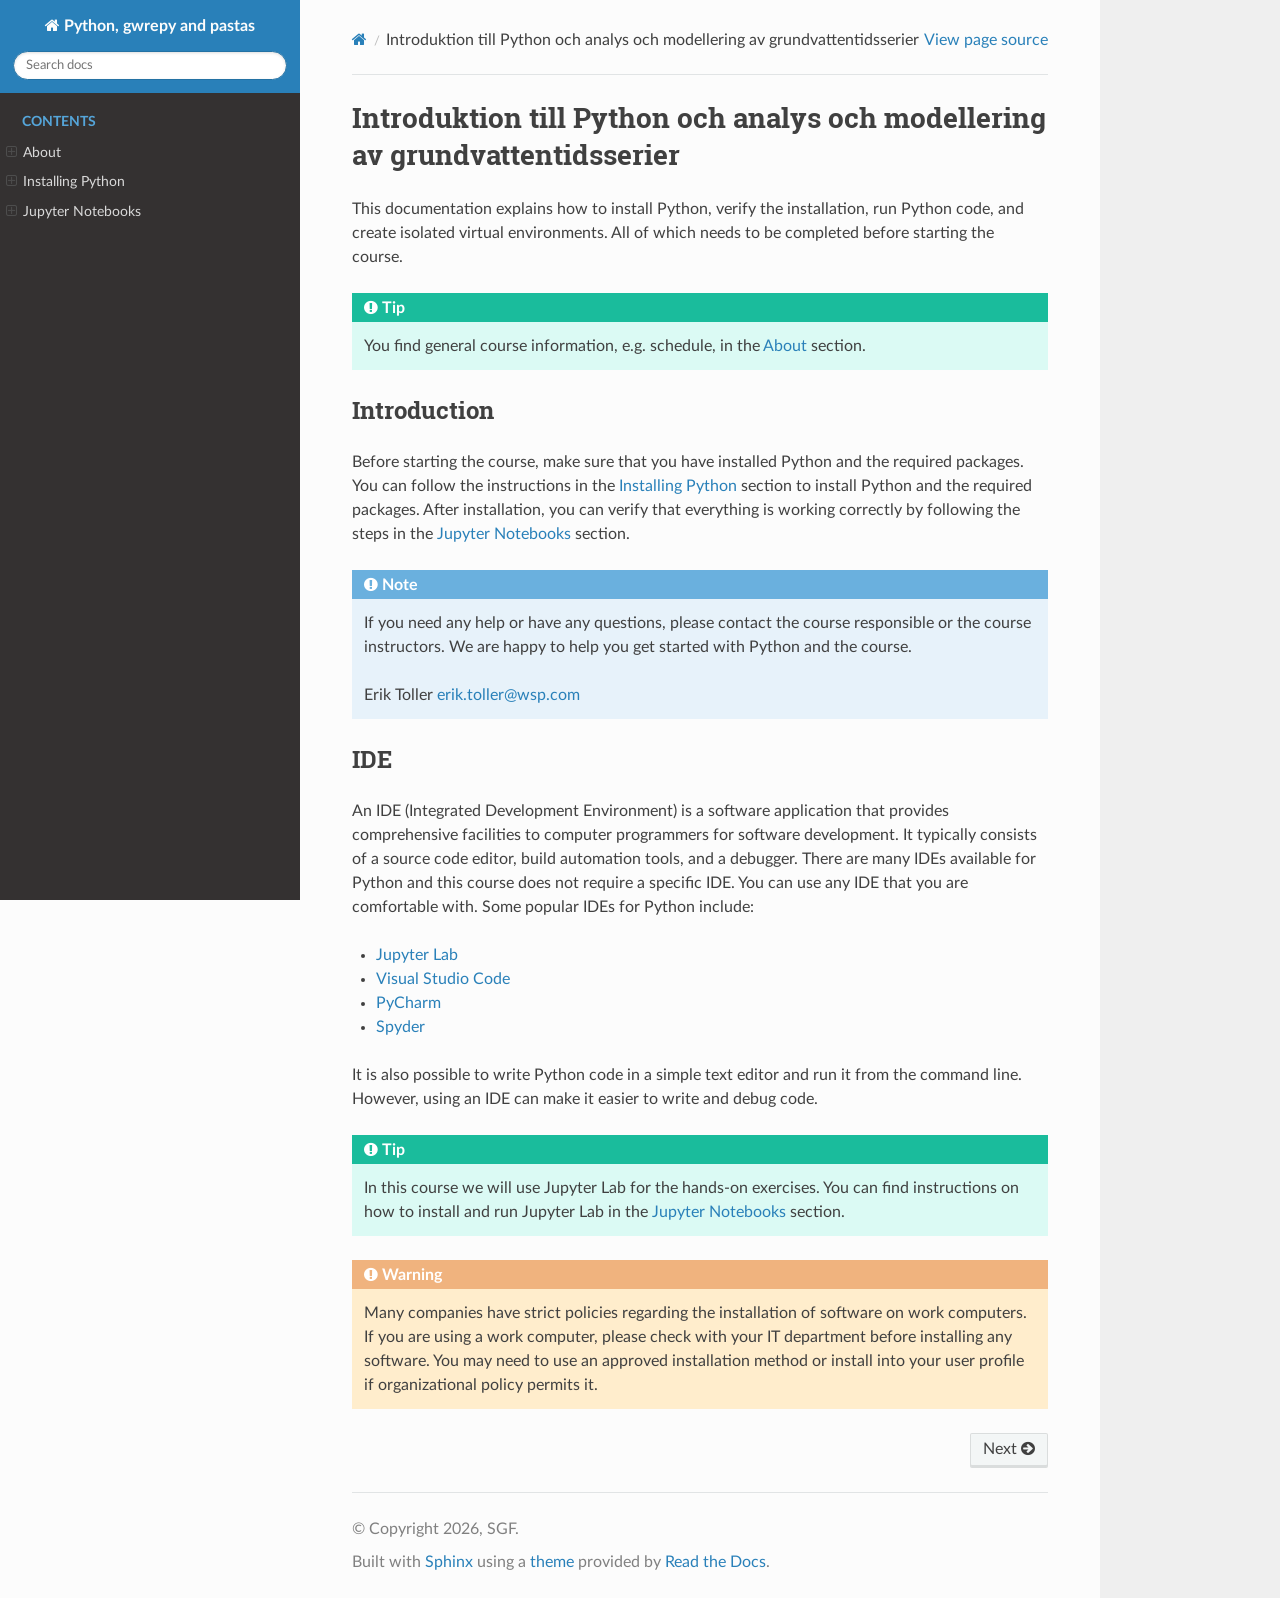
<file: index.html>
<!DOCTYPE html>
<html class="writer-html5" lang="en" data-content_root="./">
<head>
  <meta charset="utf-8" /><meta name="viewport" content="width=device-width, initial-scale=1" />

  <meta name="viewport" content="width=device-width, initial-scale=1.0" />
  <title>Introduktion till Python och analys och modellering av grundvattentidsserier &mdash; Python, gwrepy and pastas  documentation</title>
      <link rel="stylesheet" type="text/css" href="_static/pygments.css?v=b86133f3" />
      <link rel="stylesheet" type="text/css" href="_static/css/theme.css?v=9edc463e" />
      <link rel="stylesheet" type="text/css" href="_static/copybutton.css?v=76b2166b" />
      <link rel="stylesheet" type="text/css" href="_static/mystnb.11b39860a7a0cbfd473a3ad8a317855267ff0bd372690045ca344a6b62be495e.css" />
      <link rel="stylesheet" type="text/css" href="_static/sphinx-design.min.css?v=95c83b7e" />
      <link rel="stylesheet" type="text/css" href="_static/custom.css?v=8319aa82" />

  
      <script src="_static/jquery.js?v=5d32c60e"></script>
      <script src="_static/_sphinx_javascript_frameworks_compat.js?v=2cd50e6c"></script>
      <script src="_static/documentation_options.js?v=5929fcd5"></script>
      <script src="_static/doctools.js?v=fd6eb6e6"></script>
      <script src="_static/sphinx_highlight.js?v=6ffebe34"></script>
      <script src="_static/clipboard.min.js?v=a7894cd8"></script>
      <script src="_static/copybutton.js?v=f281be69"></script>
      <script src="_static/design-tabs.js?v=f930bc37"></script>
    <script src="_static/js/theme.js"></script>
    <link rel="author" title="About these documents" href="about.html" />
    <link rel="index" title="Index" href="genindex.html" />
    <link rel="search" title="Search" href="search.html" />
    <link rel="next" title="About" href="about.html" /> 
</head>

<body class="wy-body-for-nav"> 
  <div class="wy-grid-for-nav">
    <nav data-toggle="wy-nav-shift" class="wy-nav-side">
      <div class="wy-side-scroll">
        <div class="wy-side-nav-search" >

          
          
          <a href="#" class="icon icon-home">
            Python, gwrepy and pastas
          </a>
<div role="search">
  <form id="rtd-search-form" class="wy-form" action="search.html" method="get">
    <input type="text" name="q" placeholder="Search docs" aria-label="Search docs" />
    <input type="hidden" name="check_keywords" value="yes" />
    <input type="hidden" name="area" value="default" />
  </form>
</div>
        </div><div class="wy-menu wy-menu-vertical" data-spy="affix" role="navigation" aria-label="Navigation menu">
              <p class="caption" role="heading"><span class="caption-text">Contents</span></p>
<ul>
<li class="toctree-l1"><a class="reference internal" href="about.html">About</a><ul>
<li class="toctree-l2"><a class="reference internal" href="about.html#location">Location</a></li>
<li class="toctree-l2"><a class="reference internal" href="about.html#schedule">Schedule</a></li>
<li class="toctree-l2"><a class="reference internal" href="about.html#course-instructors">Course instructors</a></li>
</ul>
</li>
<li class="toctree-l1"><a class="reference internal" href="installation.html">Installing Python</a><ul>
<li class="toctree-l2"><a class="reference internal" href="installation.html#installing-python-on-windows">Installing Python on Windows</a></li>
<li class="toctree-l2"><a class="reference internal" href="installation.html#getting-started">Getting Started</a></li>
</ul>
</li>
<li class="toctree-l1"><a class="reference internal" href="jupyter_notebooks.html">Jupyter Notebooks</a><ul>
<li class="toctree-l2"><a class="reference internal" href="jupyter_notebooks.html#create-a-notebook">Create a notebook</a></li>
<li class="toctree-l2"><a class="reference internal" href="jupyter_notebooks.html#write-the-code">Write the code</a></li>
</ul>
</li>
</ul>

        </div>
      </div>
    </nav>

    <section data-toggle="wy-nav-shift" class="wy-nav-content-wrap"><nav class="wy-nav-top" aria-label="Mobile navigation menu" >
          <i data-toggle="wy-nav-top" class="fa fa-bars"></i>
          <a href="#">Python, gwrepy and pastas</a>
      </nav>

      <div class="wy-nav-content">
        <div class="rst-content">
          <div role="navigation" aria-label="Page navigation">
  <ul class="wy-breadcrumbs">
      <li><a href="#" class="icon icon-home" aria-label="Home"></a></li>
      <li class="breadcrumb-item active">Introduktion till Python och analys och modellering av grundvattentidsserier</li>
      <li class="wy-breadcrumbs-aside">
            <a href="_sources/index.rst.txt" rel="nofollow"> View page source</a>
      </li>
  </ul>
  <hr/>
</div>
          <div role="main" class="document" itemscope="itemscope" itemtype="http://schema.org/Article">
           <div itemprop="articleBody">
             
  <section id="introduktion-till-python-och-analys-och-modellering-av-grundvattentidsserier">
<h1>Introduktion till Python och analys och modellering av grundvattentidsserier<a class="headerlink" href="#introduktion-till-python-och-analys-och-modellering-av-grundvattentidsserier" title="Link to this heading"></a></h1>
<p>This documentation explains how to install Python, verify the
installation, run Python code, and create isolated virtual environments. All of which needs to be completed before starting the course.</p>
<div class="admonition tip">
<p class="admonition-title">Tip</p>
<p>You find general course information, e.g. schedule, in the <a class="reference internal" href="about.html"><span class="doc">About</span></a> section.</p>
</div>
<div class="toctree-wrapper compound">
</div>
<section id="introduction">
<h2>Introduction<a class="headerlink" href="#introduction" title="Link to this heading"></a></h2>
<p>Before starting the course, make sure that you have installed Python and the required packages. You can follow the instructions in the <a class="reference internal" href="installation.html"><span class="doc">Installing Python</span></a> section to install Python and the required packages. After installation, you can verify that everything is working correctly by following the steps in the <a class="reference internal" href="jupyter_notebooks.html"><span class="doc">Jupyter Notebooks</span></a> section.</p>
<div class="admonition note">
<p class="admonition-title">Note</p>
<p>If you need any help or have any questions, please contact the course responsible or the course instructors. We are happy to help you get started with Python and the course.</p>
<p>Erik Toller <a class="reference external" href="mailto:erik&#46;toller&#37;&#52;&#48;wsp&#46;com">erik<span>&#46;</span>toller<span>&#64;</span>wsp<span>&#46;</span>com</a></p>
</div>
</section>
<section id="ide">
<h2>IDE<a class="headerlink" href="#ide" title="Link to this heading"></a></h2>
<p>An IDE (Integrated Development Environment) is a software application that provides comprehensive facilities to computer programmers for software development. It typically consists of a source code editor, build automation tools, and a debugger. There are many IDEs available for Python and this course does not require a specific IDE. You can use any IDE that you are comfortable with. Some popular IDEs for Python include:</p>
<ul class="simple">
<li><p><a class="reference external" href="https://jupyter.org/">Jupyter Lab</a></p></li>
<li><p><a class="reference external" href="https://code.visualstudio.com/">Visual Studio Code</a></p></li>
<li><p><a class="reference external" href="https://www.jetbrains.com/pycharm/">PyCharm</a></p></li>
<li><p><a class="reference external" href="https://www.spyder-ide.org/">Spyder</a></p></li>
</ul>
<p>It is also possible to write Python code in a simple text editor and run it from the command line. However, using an IDE can make it easier to write and debug code.</p>
<div class="admonition tip">
<p class="admonition-title">Tip</p>
<p>In this course we will use Jupyter Lab for the hands-on exercises. You can find instructions on how to install and run Jupyter Lab in the <a class="reference internal" href="jupyter_notebooks.html"><span class="doc">Jupyter Notebooks</span></a> section.</p>
</div>
<div class="admonition warning">
<p class="admonition-title">Warning</p>
<p>Many companies have strict policies regarding the installation of software on work computers. If you are using a work computer, please check with your IT department before installing any software. You may need to use an approved installation method or install into your user profile if organizational policy permits it.</p>
</div>
</section>
</section>


           </div>
          </div>
          <footer><div class="rst-footer-buttons" role="navigation" aria-label="Footer">
        <a href="about.html" class="btn btn-neutral float-right" title="About" accesskey="n" rel="next">Next <span class="fa fa-arrow-circle-right" aria-hidden="true"></span></a>
    </div>

  <hr/>

  <div role="contentinfo">
    <p>&#169; Copyright 2026, SGF.</p>
  </div>

  Built with <a href="https://www.sphinx-doc.org/">Sphinx</a> using a
    <a href="https://github.com/readthedocs/sphinx_rtd_theme">theme</a>
    provided by <a href="https://readthedocs.org">Read the Docs</a>.
   

</footer>
        </div>
      </div>
    </section>
  </div>
  <script>
      jQuery(function () {
          SphinxRtdTheme.Navigation.enable(true);
      });
  </script> 

</body>
</html>
</file>
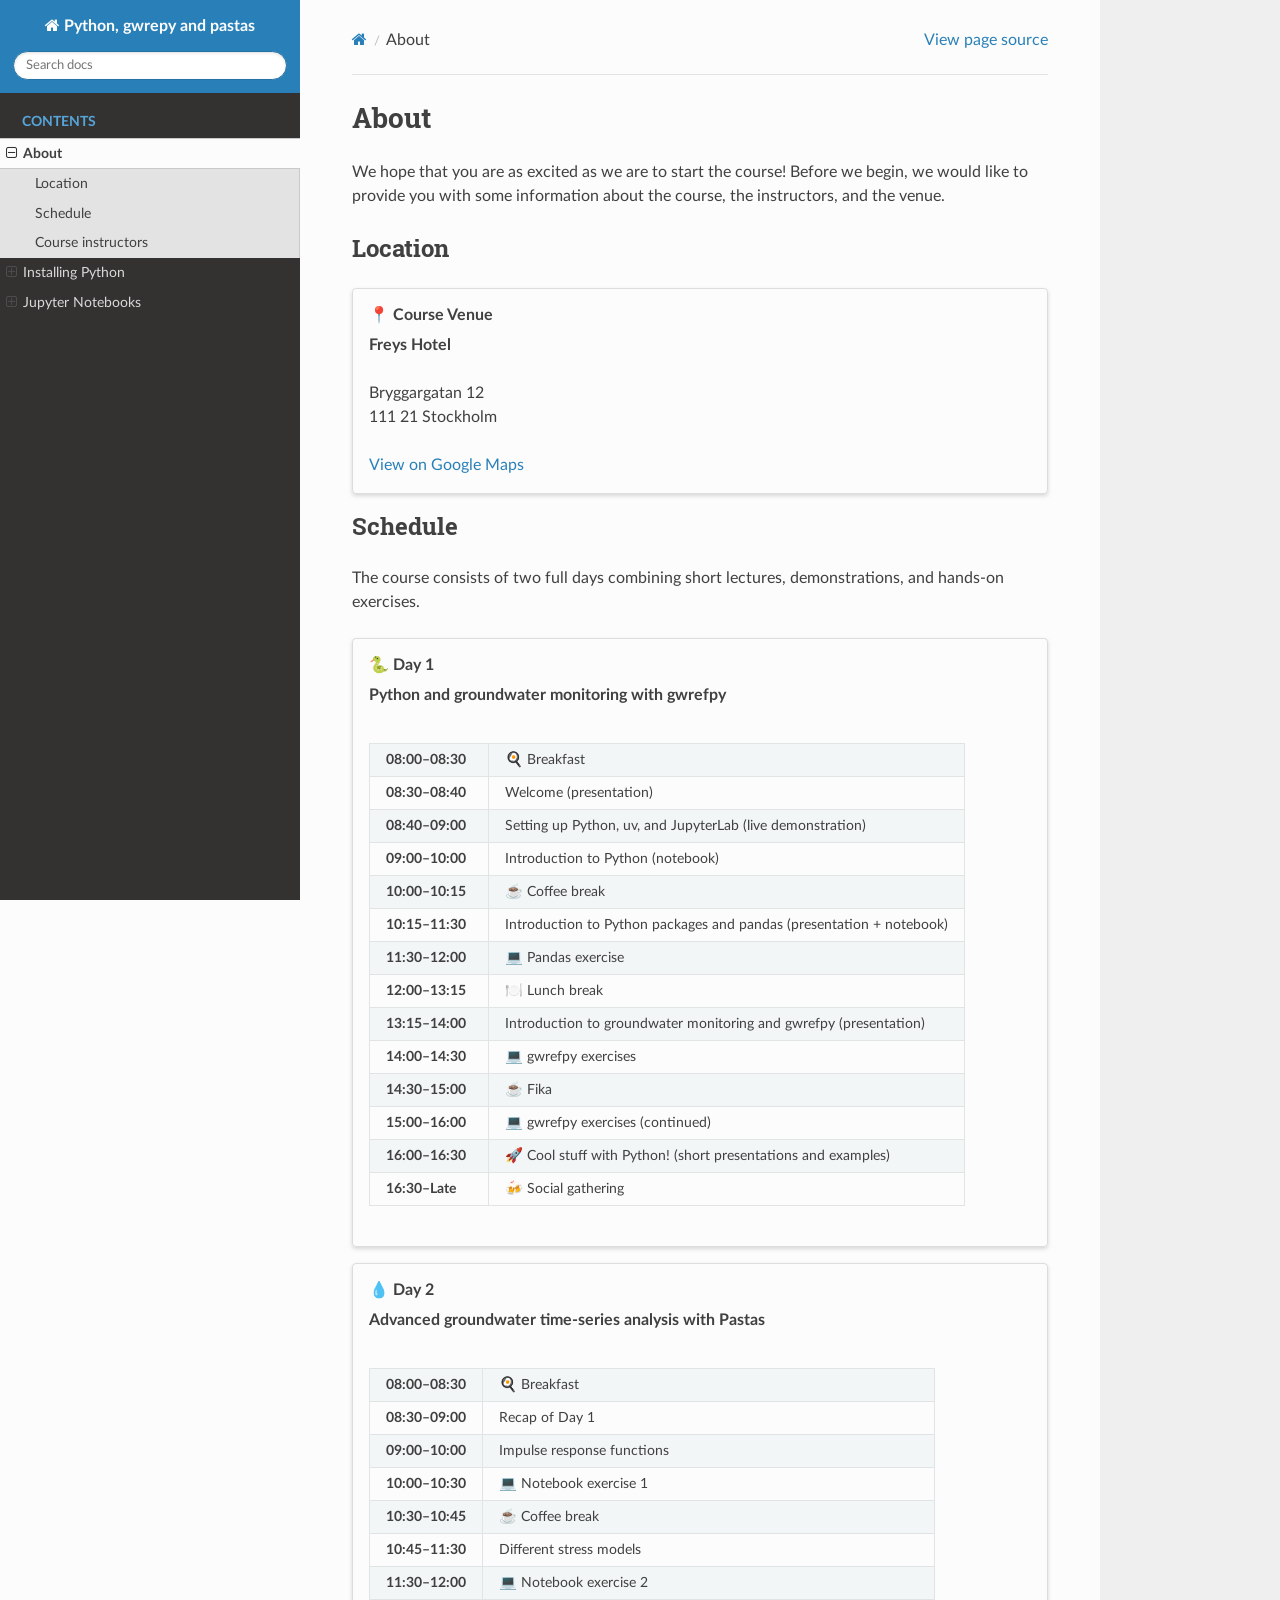
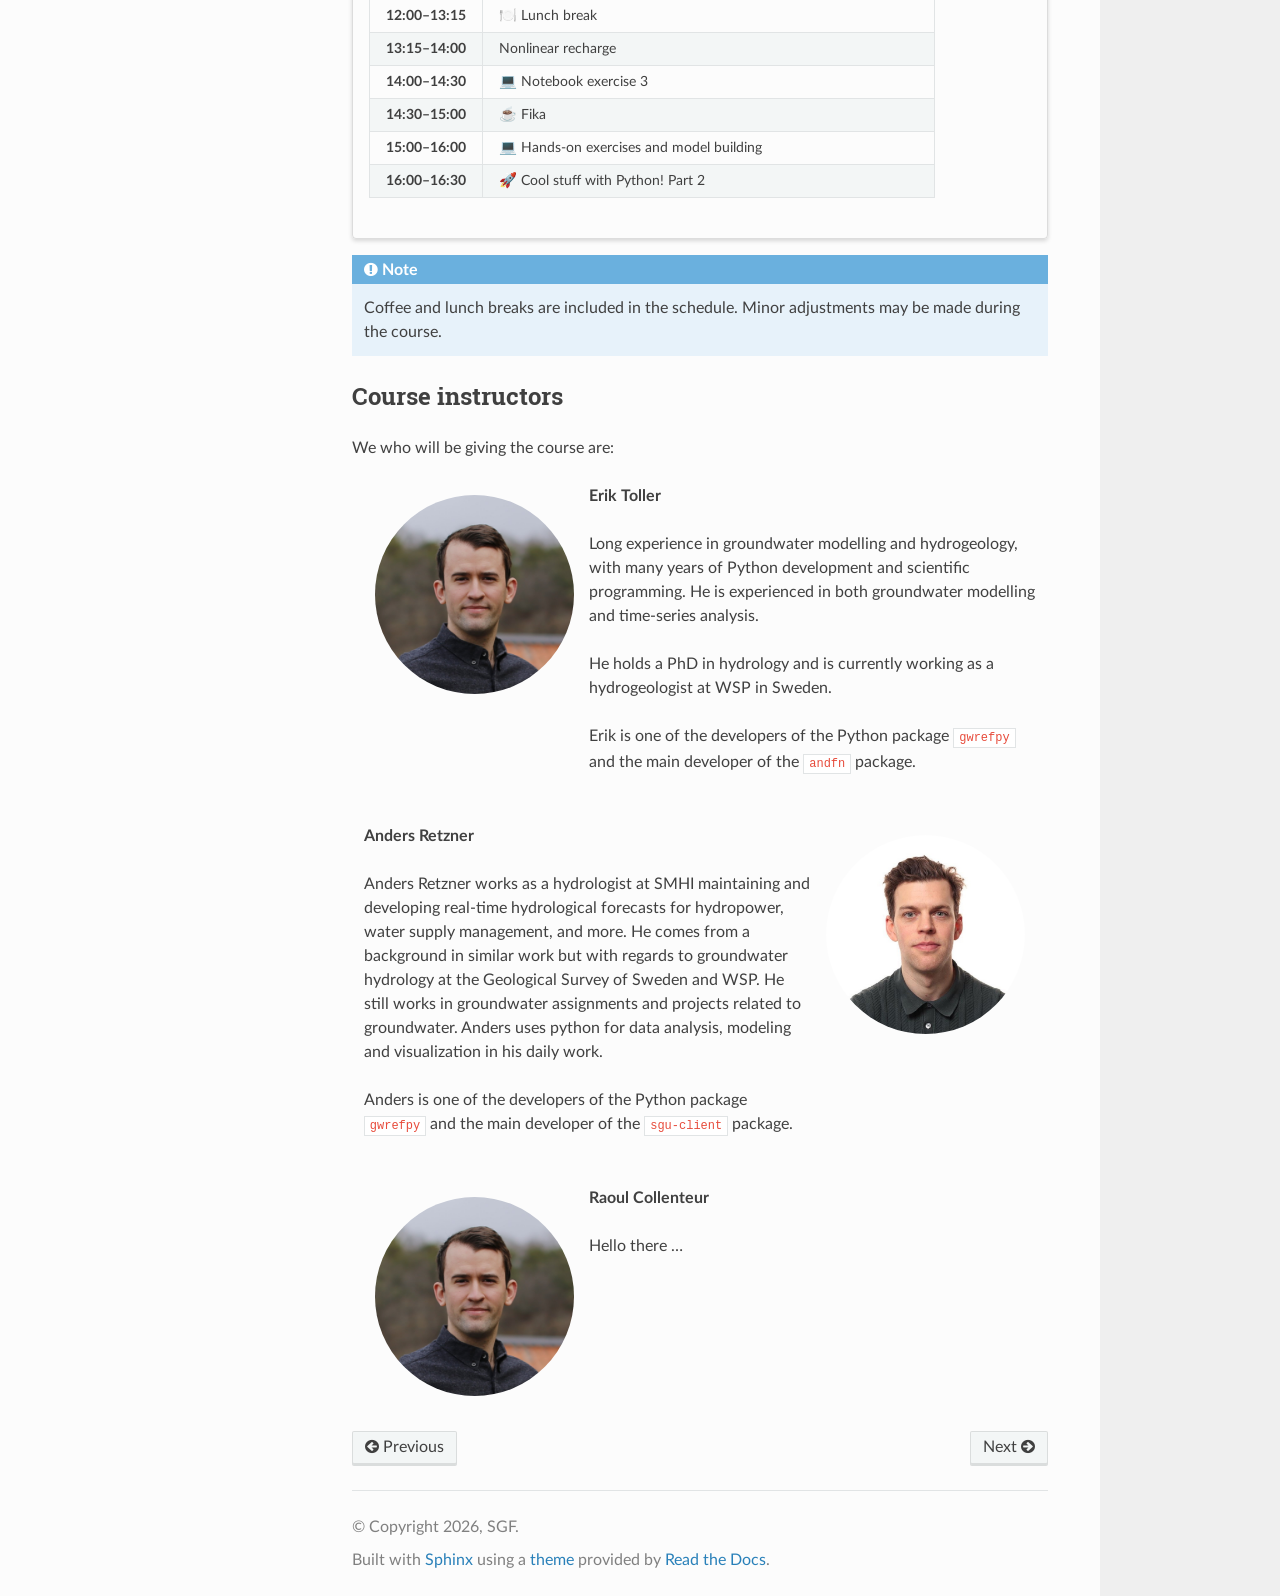
<file: about.html>
<!DOCTYPE html>
<html class="writer-html5" lang="en" data-content_root="./">
<head>
  <meta charset="utf-8" /><meta name="viewport" content="width=device-width, initial-scale=1" />

  <meta name="viewport" content="width=device-width, initial-scale=1.0" />
  <title>About &mdash; Python, gwrepy and pastas  documentation</title>
      <link rel="stylesheet" type="text/css" href="_static/pygments.css?v=b86133f3" />
      <link rel="stylesheet" type="text/css" href="_static/css/theme.css?v=9edc463e" />
      <link rel="stylesheet" type="text/css" href="_static/copybutton.css?v=76b2166b" />
      <link rel="stylesheet" type="text/css" href="_static/mystnb.11b39860a7a0cbfd473a3ad8a317855267ff0bd372690045ca344a6b62be495e.css" />
      <link rel="stylesheet" type="text/css" href="_static/sphinx-design.min.css?v=95c83b7e" />
      <link rel="stylesheet" type="text/css" href="_static/custom.css?v=8319aa82" />

  
      <script src="_static/jquery.js?v=5d32c60e"></script>
      <script src="_static/_sphinx_javascript_frameworks_compat.js?v=2cd50e6c"></script>
      <script src="_static/documentation_options.js?v=5929fcd5"></script>
      <script src="_static/doctools.js?v=fd6eb6e6"></script>
      <script src="_static/sphinx_highlight.js?v=6ffebe34"></script>
      <script src="_static/clipboard.min.js?v=a7894cd8"></script>
      <script src="_static/copybutton.js?v=f281be69"></script>
      <script src="_static/design-tabs.js?v=f930bc37"></script>
    <script src="_static/js/theme.js"></script>
    <link rel="author" title="About these documents" href="#" />
    <link rel="index" title="Index" href="genindex.html" />
    <link rel="search" title="Search" href="search.html" />
    <link rel="next" title="Installing Python" href="installation.html" />
    <link rel="prev" title="Introduktion till Python och analys och modellering av grundvattentidsserier" href="index.html" /> 
</head>

<body class="wy-body-for-nav"> 
  <div class="wy-grid-for-nav">
    <nav data-toggle="wy-nav-shift" class="wy-nav-side">
      <div class="wy-side-scroll">
        <div class="wy-side-nav-search" >

          
          
          <a href="index.html" class="icon icon-home">
            Python, gwrepy and pastas
          </a>
<div role="search">
  <form id="rtd-search-form" class="wy-form" action="search.html" method="get">
    <input type="text" name="q" placeholder="Search docs" aria-label="Search docs" />
    <input type="hidden" name="check_keywords" value="yes" />
    <input type="hidden" name="area" value="default" />
  </form>
</div>
        </div><div class="wy-menu wy-menu-vertical" data-spy="affix" role="navigation" aria-label="Navigation menu">
              <p class="caption" role="heading"><span class="caption-text">Contents</span></p>
<ul class="current">
<li class="toctree-l1 current"><a class="current reference internal" href="#">About</a><ul>
<li class="toctree-l2"><a class="reference internal" href="#location">Location</a></li>
<li class="toctree-l2"><a class="reference internal" href="#schedule">Schedule</a></li>
<li class="toctree-l2"><a class="reference internal" href="#course-instructors">Course instructors</a></li>
</ul>
</li>
<li class="toctree-l1"><a class="reference internal" href="installation.html">Installing Python</a><ul>
<li class="toctree-l2"><a class="reference internal" href="installation.html#installing-python-on-windows">Installing Python on Windows</a></li>
<li class="toctree-l2"><a class="reference internal" href="installation.html#getting-started">Getting Started</a></li>
</ul>
</li>
<li class="toctree-l1"><a class="reference internal" href="jupyter_notebooks.html">Jupyter Notebooks</a><ul>
<li class="toctree-l2"><a class="reference internal" href="jupyter_notebooks.html#create-a-notebook">Create a notebook</a></li>
<li class="toctree-l2"><a class="reference internal" href="jupyter_notebooks.html#write-the-code">Write the code</a></li>
</ul>
</li>
</ul>

        </div>
      </div>
    </nav>

    <section data-toggle="wy-nav-shift" class="wy-nav-content-wrap"><nav class="wy-nav-top" aria-label="Mobile navigation menu" >
          <i data-toggle="wy-nav-top" class="fa fa-bars"></i>
          <a href="index.html">Python, gwrepy and pastas</a>
      </nav>

      <div class="wy-nav-content">
        <div class="rst-content">
          <div role="navigation" aria-label="Page navigation">
  <ul class="wy-breadcrumbs">
      <li><a href="index.html" class="icon icon-home" aria-label="Home"></a></li>
      <li class="breadcrumb-item active">About</li>
      <li class="wy-breadcrumbs-aside">
            <a href="_sources/about.rst.txt" rel="nofollow"> View page source</a>
      </li>
  </ul>
  <hr/>
</div>
          <div role="main" class="document" itemscope="itemscope" itemtype="http://schema.org/Article">
           <div itemprop="articleBody">
             
  <section id="about">
<h1>About<a class="headerlink" href="#about" title="Link to this heading"></a></h1>
<p>We hope that you are as excited as we are to start the course! Before we begin, we would like to provide you with some information about the course, the instructors, and the venue.</p>
<section id="location">
<h2>Location<a class="headerlink" href="#location" title="Link to this heading"></a></h2>
<div class="sd-card sd-sphinx-override sd-mb-3 sd-shadow-sm docutils">
<div class="sd-card-body docutils">
<div class="sd-card-title sd-font-weight-bold docutils">
📍 Course Venue</div>
<p class="sd-card-text"><strong>Freys Hotel</strong></p>
<div class="line-block">
<div class="line">Bryggargatan 12</div>
<div class="line">111 21 Stockholm</div>
</div>
<p class="sd-card-text"><a class="reference external" href="https://maps.google.com/?q=Freys+Hotel+Bryggargatan+12+Stockholm">View on Google Maps</a></p>
</div>
</div>
</section>
<section id="schedule">
<h2>Schedule<a class="headerlink" href="#schedule" title="Link to this heading"></a></h2>
<p>The course consists of two full days combining short lectures,
demonstrations, and hands-on exercises.</p>
<div class="sd-card sd-sphinx-override sd-mb-3 sd-shadow-sm docutils">
<div class="sd-card-body docutils">
<div class="sd-card-title sd-font-weight-bold docutils">
🐍 Day 1</div>
<p class="sd-card-text"><strong>Python and groundwater monitoring with gwrefpy</strong></p>
<table class="schedule-table docutils align-default">
<colgroup>
<col style="width: 20.0%" />
<col style="width: 80.0%" />
</colgroup>
<tbody>
<tr class="row-odd"><td><p class="sd-card-text"><strong>08:00–08:30</strong></p></td>
<td><p class="sd-card-text">🍳 Breakfast</p></td>
</tr>
<tr class="row-even"><td><p class="sd-card-text"><strong>08:30–08:40</strong></p></td>
<td><p class="sd-card-text">Welcome (presentation)</p></td>
</tr>
<tr class="row-odd"><td><p class="sd-card-text"><strong>08:40–09:00</strong></p></td>
<td><p class="sd-card-text">Setting up Python, uv, and JupyterLab (live demonstration)</p></td>
</tr>
<tr class="row-even"><td><p class="sd-card-text"><strong>09:00–10:00</strong></p></td>
<td><p class="sd-card-text">Introduction to Python (notebook)</p></td>
</tr>
<tr class="row-odd"><td><p class="sd-card-text"><strong>10:00–10:15</strong></p></td>
<td><p class="sd-card-text">☕ Coffee break</p></td>
</tr>
<tr class="row-even"><td><p class="sd-card-text"><strong>10:15–11:30</strong></p></td>
<td><p class="sd-card-text">Introduction to Python packages and pandas (presentation + notebook)</p></td>
</tr>
<tr class="row-odd"><td><p class="sd-card-text"><strong>11:30–12:00</strong></p></td>
<td><p class="sd-card-text">💻 Pandas exercise</p></td>
</tr>
<tr class="row-even"><td><p class="sd-card-text"><strong>12:00–13:15</strong></p></td>
<td><p class="sd-card-text">🍽️ Lunch break</p></td>
</tr>
<tr class="row-odd"><td><p class="sd-card-text"><strong>13:15–14:00</strong></p></td>
<td><p class="sd-card-text">Introduction to groundwater monitoring and gwrefpy (presentation)</p></td>
</tr>
<tr class="row-even"><td><p class="sd-card-text"><strong>14:00–14:30</strong></p></td>
<td><p class="sd-card-text">💻 gwrefpy exercises</p></td>
</tr>
<tr class="row-odd"><td><p class="sd-card-text"><strong>14:30–15:00</strong></p></td>
<td><p class="sd-card-text">☕ Fika</p></td>
</tr>
<tr class="row-even"><td><p class="sd-card-text"><strong>15:00–16:00</strong></p></td>
<td><p class="sd-card-text">💻 gwrefpy exercises (continued)</p></td>
</tr>
<tr class="row-odd"><td><p class="sd-card-text"><strong>16:00–16:30</strong></p></td>
<td><p class="sd-card-text">🚀 Cool stuff with Python! (short presentations and examples)</p></td>
</tr>
<tr class="row-even"><td><p class="sd-card-text"><strong>16:30–Late</strong></p></td>
<td><p class="sd-card-text">🍻 Social gathering</p></td>
</tr>
</tbody>
</table>
</div>
</div>
<div class="sd-card sd-sphinx-override sd-mb-3 sd-shadow-sm docutils">
<div class="sd-card-body docutils">
<div class="sd-card-title sd-font-weight-bold docutils">
💧 Day 2</div>
<p class="sd-card-text"><strong>Advanced groundwater time-series analysis with Pastas</strong></p>
<table class="schedule-table docutils align-default">
<colgroup>
<col style="width: 20.0%" />
<col style="width: 80.0%" />
</colgroup>
<tbody>
<tr class="row-odd"><td><p class="sd-card-text"><strong>08:00–08:30</strong></p></td>
<td><p class="sd-card-text">🍳 Breakfast</p></td>
</tr>
<tr class="row-even"><td><p class="sd-card-text"><strong>08:30–09:00</strong></p></td>
<td><p class="sd-card-text">Recap of Day 1</p></td>
</tr>
<tr class="row-odd"><td><p class="sd-card-text"><strong>09:00–10:00</strong></p></td>
<td><p class="sd-card-text">Impulse response functions</p></td>
</tr>
<tr class="row-even"><td><p class="sd-card-text"><strong>10:00–10:30</strong></p></td>
<td><p class="sd-card-text">💻 Notebook exercise 1</p></td>
</tr>
<tr class="row-odd"><td><p class="sd-card-text"><strong>10:30–10:45</strong></p></td>
<td><p class="sd-card-text">☕ Coffee break</p></td>
</tr>
<tr class="row-even"><td><p class="sd-card-text"><strong>10:45–11:30</strong></p></td>
<td><p class="sd-card-text">Different stress models</p></td>
</tr>
<tr class="row-odd"><td><p class="sd-card-text"><strong>11:30–12:00</strong></p></td>
<td><p class="sd-card-text">💻 Notebook exercise 2</p></td>
</tr>
<tr class="row-even"><td><p class="sd-card-text"><strong>12:00–13:15</strong></p></td>
<td><p class="sd-card-text">🍽️ Lunch break</p></td>
</tr>
<tr class="row-odd"><td><p class="sd-card-text"><strong>13:15–14:00</strong></p></td>
<td><p class="sd-card-text">Nonlinear recharge</p></td>
</tr>
<tr class="row-even"><td><p class="sd-card-text"><strong>14:00–14:30</strong></p></td>
<td><p class="sd-card-text">💻 Notebook exercise 3</p></td>
</tr>
<tr class="row-odd"><td><p class="sd-card-text"><strong>14:30–15:00</strong></p></td>
<td><p class="sd-card-text">☕ Fika</p></td>
</tr>
<tr class="row-even"><td><p class="sd-card-text"><strong>15:00–16:00</strong></p></td>
<td><p class="sd-card-text">💻 Hands-on exercises and model building</p></td>
</tr>
<tr class="row-odd"><td><p class="sd-card-text"><strong>16:00–16:30</strong></p></td>
<td><p class="sd-card-text">🚀 Cool stuff with Python! Part 2</p></td>
</tr>
</tbody>
</table>
</div>
</div>
<div class="admonition note">
<p class="admonition-title">Note</p>
<p>Coffee and lunch breaks are included in the schedule. Minor adjustments
may be made during the course.</p>
</div>
</section>
<section id="course-instructors">
<h2>Course instructors<a class="headerlink" href="#course-instructors" title="Link to this heading"></a></h2>
<p>We who will be giving the course are:</p>
<div class="sd-container-fluid sd-sphinx-override sd-mb-4 docutils">
<div class="sd-row sd-row-cols-12 sd-row-cols-xs-12 sd-row-cols-sm-12 sd-row-cols-md-12 sd-row-cols-lg-12 sd-g-1 sd-g-xs-1 sd-g-sm-1 sd-g-md-1 sd-g-lg-1 docutils">
<div class="sd-col sd-d-flex-column sd-col-4 sd-col-xs-4 sd-col-sm-4 sd-col-md-4 sd-col-lg-4 docutils">
<img alt="_images/erik_toller.jpg" class="profile-photo" src="_images/erik_toller.jpg" />
</div>
<div class="sd-col sd-d-flex-column sd-col-8 sd-col-xs-8 sd-col-sm-8 sd-col-md-8 sd-col-lg-8 docutils">
<p><strong>Erik Toller</strong></p>
<p>Long experience in groundwater modelling and hydrogeology, with many
years of Python development and scientific programming. He is experienced
in both groundwater modelling and time-series analysis.</p>
<p>He holds a PhD in hydrology and is currently working as a hydrogeologist
at WSP in Sweden.</p>
<p>Erik is one of the developers of the Python package <code class="docutils literal notranslate"><span class="pre">gwrefpy</span></code> and the
main developer of the <code class="docutils literal notranslate"><span class="pre">andfn</span></code> package.</p>
</div>
</div>
</div>
<div class="sd-container-fluid sd-sphinx-override sd-mb-4 docutils">
<div class="sd-row sd-row-cols-12 sd-row-cols-xs-12 sd-row-cols-sm-12 sd-row-cols-md-12 sd-row-cols-lg-12 sd-g-1 sd-g-xs-1 sd-g-sm-1 sd-g-md-1 sd-g-lg-1 sd-flex-row-reverse docutils">
<div class="sd-col sd-d-flex-column sd-col-4 sd-col-xs-4 sd-col-sm-4 sd-col-md-4 sd-col-lg-4 docutils">
<img alt="_images/anders_retzner.jpeg" class="profile-photo" src="_images/anders_retzner.jpeg" />
</div>
<div class="sd-col sd-d-flex-column sd-col-8 sd-col-xs-8 sd-col-sm-8 sd-col-md-8 sd-col-lg-8 docutils">
<p><strong>Anders Retzner</strong></p>
<p>Anders Retzner works as a hydrologist at SMHI maintaining and developing real-time hydrological forecasts for hydropower, water supply management, and more. He comes from a background in similar work but with regards to groundwater hydrology at the Geological Survey of Sweden and WSP. He still works in groundwater assignments and projects related to groundwater. Anders uses python for data analysis, modeling and visualization in his daily work.</p>
<p>Anders is one of the developers of the Python package <code class="docutils literal notranslate"><span class="pre">gwrefpy</span></code> and the
main developer of the <code class="docutils literal notranslate"><span class="pre">sgu-client</span></code> package.</p>
</div>
</div>
</div>
<div class="sd-container-fluid sd-sphinx-override sd-mb-4 docutils">
<div class="sd-row sd-row-cols-12 sd-row-cols-xs-12 sd-row-cols-sm-12 sd-row-cols-md-12 sd-row-cols-lg-12 sd-g-1 sd-g-xs-1 sd-g-sm-1 sd-g-md-1 sd-g-lg-1 docutils">
<div class="sd-col sd-d-flex-column sd-col-4 sd-col-xs-4 sd-col-sm-4 sd-col-md-4 sd-col-lg-4 docutils">
<img alt="_images/erik_toller.jpg" class="profile-photo" src="_images/erik_toller.jpg" />
</div>
<div class="sd-col sd-d-flex-column sd-col-8 sd-col-xs-8 sd-col-sm-8 sd-col-md-8 sd-col-lg-8 docutils">
<p><strong>Raoul Collenteur</strong></p>
<p>Hello there …</p>
</div>
</div>
</div>
</section>
</section>


           </div>
          </div>
          <footer><div class="rst-footer-buttons" role="navigation" aria-label="Footer">
        <a href="index.html" class="btn btn-neutral float-left" title="Introduktion till Python och analys och modellering av grundvattentidsserier" accesskey="p" rel="prev"><span class="fa fa-arrow-circle-left" aria-hidden="true"></span> Previous</a>
        <a href="installation.html" class="btn btn-neutral float-right" title="Installing Python" accesskey="n" rel="next">Next <span class="fa fa-arrow-circle-right" aria-hidden="true"></span></a>
    </div>

  <hr/>

  <div role="contentinfo">
    <p>&#169; Copyright 2026, SGF.</p>
  </div>

  Built with <a href="https://www.sphinx-doc.org/">Sphinx</a> using a
    <a href="https://github.com/readthedocs/sphinx_rtd_theme">theme</a>
    provided by <a href="https://readthedocs.org">Read the Docs</a>.
   

</footer>
        </div>
      </div>
    </section>
  </div>
  <script>
      jQuery(function () {
          SphinxRtdTheme.Navigation.enable(true);
      });
  </script> 

</body>
</html>
</file>
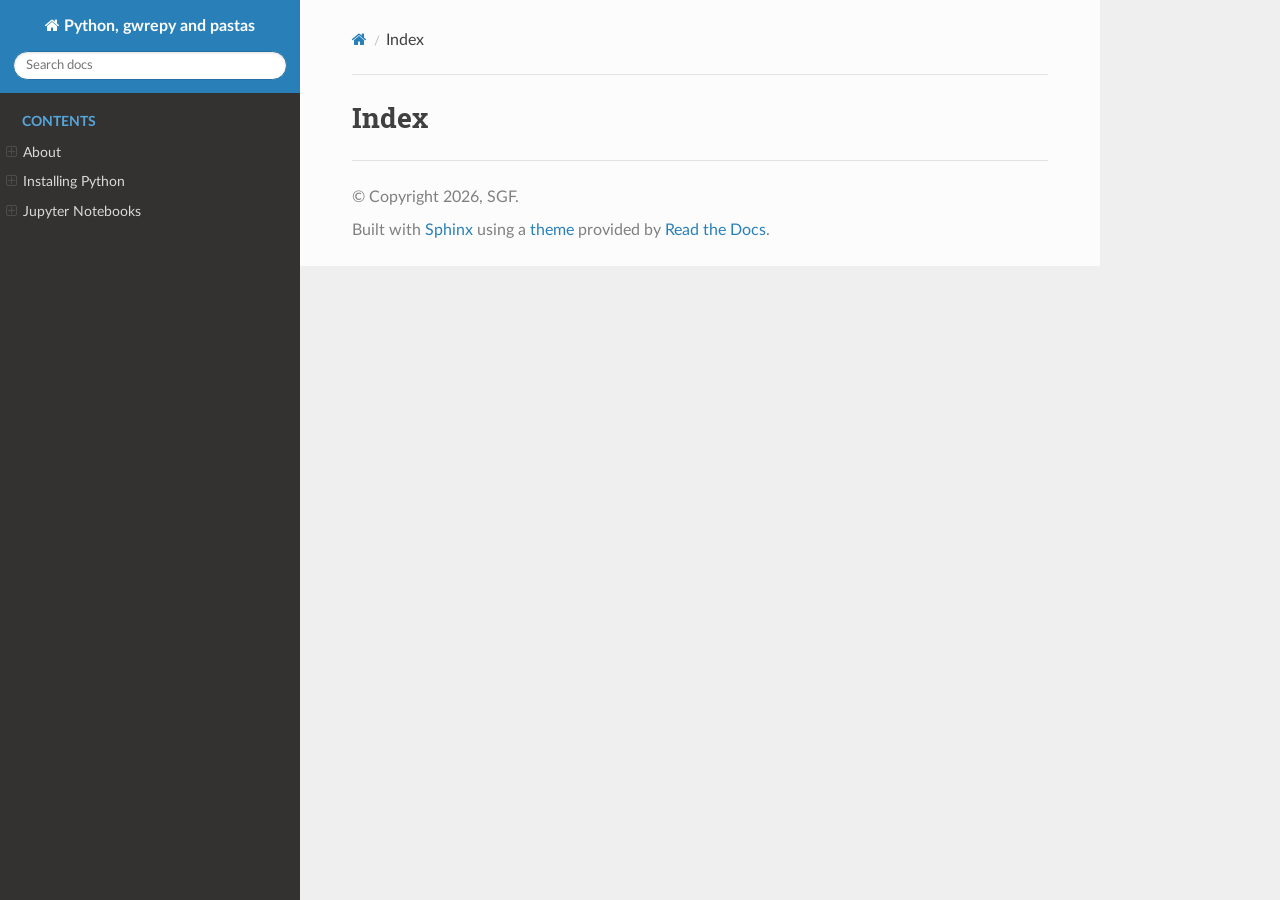
<file: genindex.html>
<!DOCTYPE html>
<html class="writer-html5" lang="en" data-content_root="./">
<head>
  <meta charset="utf-8" />
  <meta name="viewport" content="width=device-width, initial-scale=1.0" />
  <title>Index &mdash; Python, gwrepy and pastas  documentation</title>
      <link rel="stylesheet" type="text/css" href="_static/pygments.css?v=b86133f3" />
      <link rel="stylesheet" type="text/css" href="_static/css/theme.css?v=9edc463e" />
      <link rel="stylesheet" type="text/css" href="_static/copybutton.css?v=76b2166b" />
      <link rel="stylesheet" type="text/css" href="_static/mystnb.11b39860a7a0cbfd473a3ad8a317855267ff0bd372690045ca344a6b62be495e.css" />
      <link rel="stylesheet" type="text/css" href="_static/sphinx-design.min.css?v=95c83b7e" />
      <link rel="stylesheet" type="text/css" href="_static/custom.css?v=8319aa82" />

  
      <script src="_static/jquery.js?v=5d32c60e"></script>
      <script src="_static/_sphinx_javascript_frameworks_compat.js?v=2cd50e6c"></script>
      <script src="_static/documentation_options.js?v=5929fcd5"></script>
      <script src="_static/doctools.js?v=fd6eb6e6"></script>
      <script src="_static/sphinx_highlight.js?v=6ffebe34"></script>
      <script src="_static/clipboard.min.js?v=a7894cd8"></script>
      <script src="_static/copybutton.js?v=f281be69"></script>
      <script src="_static/design-tabs.js?v=f930bc37"></script>
    <script src="_static/js/theme.js"></script>
    <link rel="author" title="About these documents" href="about.html" />
    <link rel="index" title="Index" href="#" />
    <link rel="search" title="Search" href="search.html" /> 
</head>

<body class="wy-body-for-nav"> 
  <div class="wy-grid-for-nav">
    <nav data-toggle="wy-nav-shift" class="wy-nav-side">
      <div class="wy-side-scroll">
        <div class="wy-side-nav-search" >

          
          
          <a href="index.html" class="icon icon-home">
            Python, gwrepy and pastas
          </a>
<div role="search">
  <form id="rtd-search-form" class="wy-form" action="search.html" method="get">
    <input type="text" name="q" placeholder="Search docs" aria-label="Search docs" />
    <input type="hidden" name="check_keywords" value="yes" />
    <input type="hidden" name="area" value="default" />
  </form>
</div>
        </div><div class="wy-menu wy-menu-vertical" data-spy="affix" role="navigation" aria-label="Navigation menu">
              <p class="caption" role="heading"><span class="caption-text">Contents</span></p>
<ul>
<li class="toctree-l1"><a class="reference internal" href="about.html">About</a><ul>
<li class="toctree-l2"><a class="reference internal" href="about.html#location">Location</a></li>
<li class="toctree-l2"><a class="reference internal" href="about.html#schedule">Schedule</a></li>
<li class="toctree-l2"><a class="reference internal" href="about.html#course-instructors">Course instructors</a></li>
</ul>
</li>
<li class="toctree-l1"><a class="reference internal" href="installation.html">Installing Python</a><ul>
<li class="toctree-l2"><a class="reference internal" href="installation.html#installing-python-on-windows">Installing Python on Windows</a></li>
<li class="toctree-l2"><a class="reference internal" href="installation.html#getting-started">Getting Started</a></li>
</ul>
</li>
<li class="toctree-l1"><a class="reference internal" href="jupyter_notebooks.html">Jupyter Notebooks</a><ul>
<li class="toctree-l2"><a class="reference internal" href="jupyter_notebooks.html#create-a-notebook">Create a notebook</a></li>
<li class="toctree-l2"><a class="reference internal" href="jupyter_notebooks.html#write-the-code">Write the code</a></li>
</ul>
</li>
</ul>

        </div>
      </div>
    </nav>

    <section data-toggle="wy-nav-shift" class="wy-nav-content-wrap"><nav class="wy-nav-top" aria-label="Mobile navigation menu" >
          <i data-toggle="wy-nav-top" class="fa fa-bars"></i>
          <a href="index.html">Python, gwrepy and pastas</a>
      </nav>

      <div class="wy-nav-content">
        <div class="rst-content">
          <div role="navigation" aria-label="Page navigation">
  <ul class="wy-breadcrumbs">
      <li><a href="index.html" class="icon icon-home" aria-label="Home"></a></li>
      <li class="breadcrumb-item active">Index</li>
      <li class="wy-breadcrumbs-aside">
      </li>
  </ul>
  <hr/>
</div>
          <div role="main" class="document" itemscope="itemscope" itemtype="http://schema.org/Article">
           <div itemprop="articleBody">
             

<h1 id="index">Index</h1>

<div class="genindex-jumpbox">
 
</div>


           </div>
          </div>
          <footer>

  <hr/>

  <div role="contentinfo">
    <p>&#169; Copyright 2026, SGF.</p>
  </div>

  Built with <a href="https://www.sphinx-doc.org/">Sphinx</a> using a
    <a href="https://github.com/readthedocs/sphinx_rtd_theme">theme</a>
    provided by <a href="https://readthedocs.org">Read the Docs</a>.
   

</footer>
        </div>
      </div>
    </section>
  </div>
  <script>
      jQuery(function () {
          SphinxRtdTheme.Navigation.enable(true);
      });
  </script> 

</body>
</html>
</file>
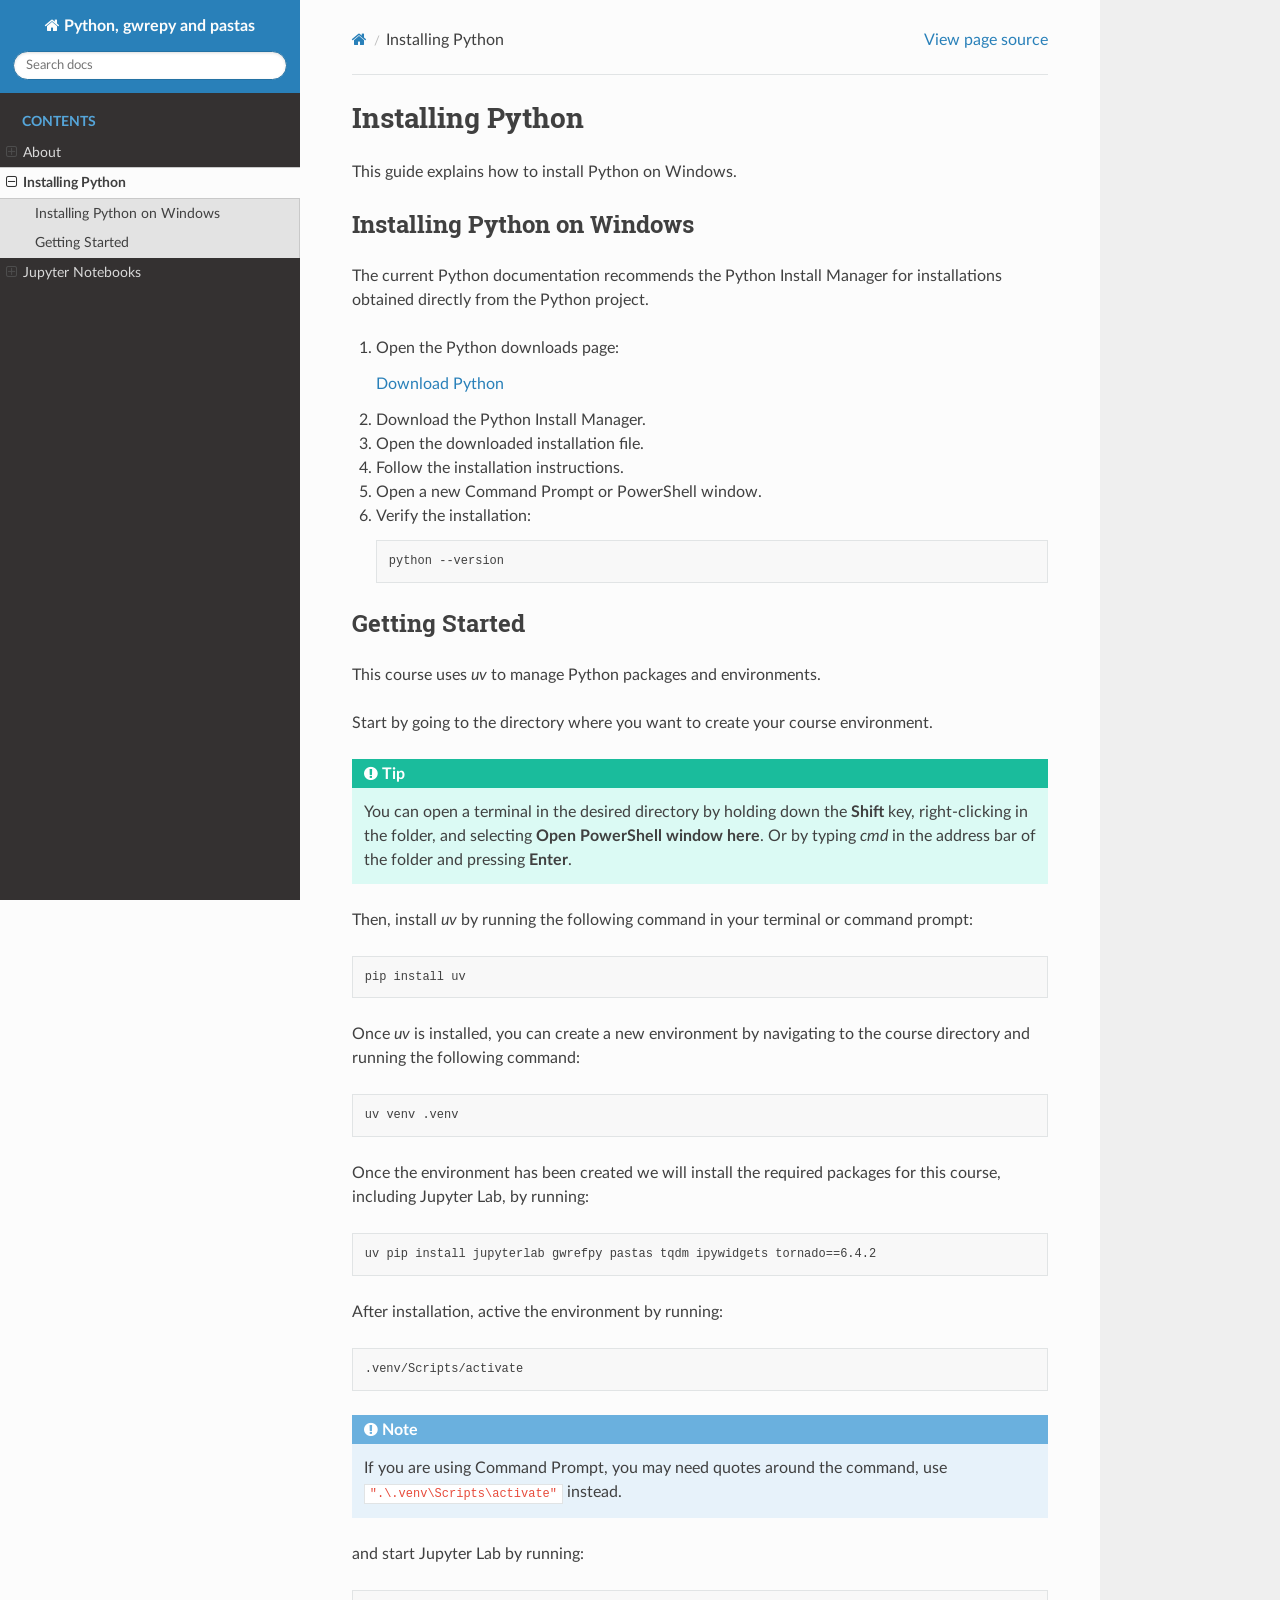
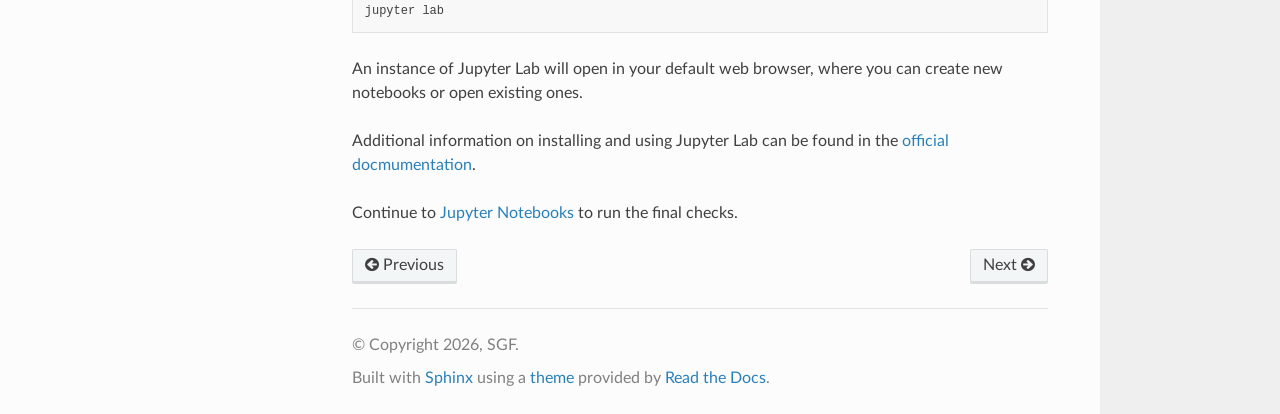
<file: installation.html>
<!DOCTYPE html>
<html class="writer-html5" lang="en" data-content_root="./">
<head>
  <meta charset="utf-8" /><meta name="viewport" content="width=device-width, initial-scale=1" />

  <meta name="viewport" content="width=device-width, initial-scale=1.0" />
  <title>Installing Python &mdash; Python, gwrepy and pastas  documentation</title>
      <link rel="stylesheet" type="text/css" href="_static/pygments.css?v=b86133f3" />
      <link rel="stylesheet" type="text/css" href="_static/css/theme.css?v=9edc463e" />
      <link rel="stylesheet" type="text/css" href="_static/copybutton.css?v=76b2166b" />
      <link rel="stylesheet" type="text/css" href="_static/mystnb.11b39860a7a0cbfd473a3ad8a317855267ff0bd372690045ca344a6b62be495e.css" />
      <link rel="stylesheet" type="text/css" href="_static/sphinx-design.min.css?v=95c83b7e" />
      <link rel="stylesheet" type="text/css" href="_static/custom.css?v=8319aa82" />

  
      <script src="_static/jquery.js?v=5d32c60e"></script>
      <script src="_static/_sphinx_javascript_frameworks_compat.js?v=2cd50e6c"></script>
      <script src="_static/documentation_options.js?v=5929fcd5"></script>
      <script src="_static/doctools.js?v=fd6eb6e6"></script>
      <script src="_static/sphinx_highlight.js?v=6ffebe34"></script>
      <script src="_static/clipboard.min.js?v=a7894cd8"></script>
      <script src="_static/copybutton.js?v=f281be69"></script>
      <script src="_static/design-tabs.js?v=f930bc37"></script>
    <script src="_static/js/theme.js"></script>
    <link rel="author" title="About these documents" href="about.html" />
    <link rel="index" title="Index" href="genindex.html" />
    <link rel="search" title="Search" href="search.html" />
    <link rel="next" title="Jupyter Notebooks" href="jupyter_notebooks.html" />
    <link rel="prev" title="About" href="about.html" /> 
</head>

<body class="wy-body-for-nav"> 
  <div class="wy-grid-for-nav">
    <nav data-toggle="wy-nav-shift" class="wy-nav-side">
      <div class="wy-side-scroll">
        <div class="wy-side-nav-search" >

          
          
          <a href="index.html" class="icon icon-home">
            Python, gwrepy and pastas
          </a>
<div role="search">
  <form id="rtd-search-form" class="wy-form" action="search.html" method="get">
    <input type="text" name="q" placeholder="Search docs" aria-label="Search docs" />
    <input type="hidden" name="check_keywords" value="yes" />
    <input type="hidden" name="area" value="default" />
  </form>
</div>
        </div><div class="wy-menu wy-menu-vertical" data-spy="affix" role="navigation" aria-label="Navigation menu">
              <p class="caption" role="heading"><span class="caption-text">Contents</span></p>
<ul class="current">
<li class="toctree-l1"><a class="reference internal" href="about.html">About</a><ul>
<li class="toctree-l2"><a class="reference internal" href="about.html#location">Location</a></li>
<li class="toctree-l2"><a class="reference internal" href="about.html#schedule">Schedule</a></li>
<li class="toctree-l2"><a class="reference internal" href="about.html#course-instructors">Course instructors</a></li>
</ul>
</li>
<li class="toctree-l1 current"><a class="current reference internal" href="#">Installing Python</a><ul>
<li class="toctree-l2"><a class="reference internal" href="#installing-python-on-windows">Installing Python on Windows</a></li>
<li class="toctree-l2"><a class="reference internal" href="#getting-started">Getting Started</a></li>
</ul>
</li>
<li class="toctree-l1"><a class="reference internal" href="jupyter_notebooks.html">Jupyter Notebooks</a><ul>
<li class="toctree-l2"><a class="reference internal" href="jupyter_notebooks.html#create-a-notebook">Create a notebook</a></li>
<li class="toctree-l2"><a class="reference internal" href="jupyter_notebooks.html#write-the-code">Write the code</a></li>
</ul>
</li>
</ul>

        </div>
      </div>
    </nav>

    <section data-toggle="wy-nav-shift" class="wy-nav-content-wrap"><nav class="wy-nav-top" aria-label="Mobile navigation menu" >
          <i data-toggle="wy-nav-top" class="fa fa-bars"></i>
          <a href="index.html">Python, gwrepy and pastas</a>
      </nav>

      <div class="wy-nav-content">
        <div class="rst-content">
          <div role="navigation" aria-label="Page navigation">
  <ul class="wy-breadcrumbs">
      <li><a href="index.html" class="icon icon-home" aria-label="Home"></a></li>
      <li class="breadcrumb-item active">Installing Python</li>
      <li class="wy-breadcrumbs-aside">
            <a href="_sources/installation.rst.txt" rel="nofollow"> View page source</a>
      </li>
  </ul>
  <hr/>
</div>
          <div role="main" class="document" itemscope="itemscope" itemtype="http://schema.org/Article">
           <div itemprop="articleBody">
             
  <section id="installing-python">
<h1>Installing Python<a class="headerlink" href="#installing-python" title="Link to this heading"></a></h1>
<p>This guide explains how to install Python on Windows.</p>
<section id="installing-python-on-windows">
<h2>Installing Python on Windows<a class="headerlink" href="#installing-python-on-windows" title="Link to this heading"></a></h2>
<p>The current Python documentation recommends the Python Install Manager
for installations obtained directly from the Python project.</p>
<ol class="arabic">
<li><p>Open the Python downloads page:</p>
<p><a class="reference external" href="https://www.python.org/downloads/">Download Python</a></p>
</li>
<li><p>Download the Python Install Manager.</p></li>
<li><p>Open the downloaded installation file.</p></li>
<li><p>Follow the installation instructions.</p></li>
<li><p>Open a new Command Prompt or PowerShell window.</p></li>
<li><p>Verify the installation:</p>
<div class="highlight-powershell notranslate"><div class="highlight"><pre><span></span><span class="n">python</span> <span class="p">-</span><span class="n">-version</span>
</pre></div>
</div>
</li>
</ol>
</section>
<section id="getting-started">
<h2>Getting Started<a class="headerlink" href="#getting-started" title="Link to this heading"></a></h2>
<p>This course uses <cite>uv</cite> to manage Python packages and environments.</p>
<p>Start by going to the directory where you want to create your course environment.</p>
<div class="admonition tip">
<p class="admonition-title">Tip</p>
<p>You can open a terminal in the desired directory by holding down the <strong>Shift</strong> key, right-clicking in the folder, and selecting <strong>Open PowerShell window here</strong>. Or by typing <cite>cmd</cite> in the address bar of the folder and pressing <strong>Enter</strong>.</p>
</div>
<p>Then, install <cite>uv</cite> by running the following command in your terminal or command prompt:</p>
<div class="highlight-powershell notranslate"><div class="highlight"><pre><span></span><span class="n">pip</span> <span class="n">install</span> <span class="n">uv</span>
</pre></div>
</div>
<p>Once <cite>uv</cite> is installed, you can create a new environment by navigating to the course directory and running the following command:</p>
<div class="highlight-powershell notranslate"><div class="highlight"><pre><span></span><span class="n">uv</span> <span class="n">venv</span> <span class="p">.</span><span class="n">venv</span>
</pre></div>
</div>
<p>Once the environment has been created we will install the required packages for this course, including Jupyter Lab, by running:</p>
<div class="highlight-powershell notranslate"><div class="highlight"><pre><span></span><span class="n">uv</span> <span class="n">pip</span> <span class="n">install</span> <span class="n">jupyterlab</span> <span class="n">gwrefpy</span> <span class="n">pastas</span> <span class="n">tqdm</span> <span class="n">ipywidgets</span> <span class="n">tornado</span><span class="p">==</span><span class="n">6</span><span class="p">.</span><span class="n">4</span><span class="p">.</span><span class="n">2</span>
</pre></div>
</div>
<p>After installation, active the environment by running:</p>
<div class="highlight-powershell notranslate"><div class="highlight"><pre><span></span><span class="p">.</span><span class="n">venv</span><span class="p">/</span><span class="n">Scripts</span><span class="p">/</span><span class="n">activate</span>
</pre></div>
</div>
<div class="admonition note">
<p class="admonition-title">Note</p>
<p>If you are using Command Prompt, you may need quotes around the command, use <code class="docutils literal notranslate"><span class="pre">&quot;.\.venv\Scripts\activate&quot;</span></code> instead.</p>
</div>
<p>and start Jupyter Lab by running:</p>
<div class="highlight-powershell notranslate"><div class="highlight"><pre><span></span><span class="n">jupyter</span> <span class="n">lab</span>
</pre></div>
</div>
<p>An instance of Jupyter Lab will open in your default web browser, where you can create new notebooks or open existing ones.</p>
<p>Additional information on installing and using Jupyter Lab can be found in the <a class="reference external" href="https://jupyter.org/install">official docmumentation</a>.</p>
<p>Continue to <a class="reference internal" href="jupyter_notebooks.html"><span class="doc">Jupyter Notebooks</span></a> to run the final checks.</p>
</section>
</section>


           </div>
          </div>
          <footer><div class="rst-footer-buttons" role="navigation" aria-label="Footer">
        <a href="about.html" class="btn btn-neutral float-left" title="About" accesskey="p" rel="prev"><span class="fa fa-arrow-circle-left" aria-hidden="true"></span> Previous</a>
        <a href="jupyter_notebooks.html" class="btn btn-neutral float-right" title="Jupyter Notebooks" accesskey="n" rel="next">Next <span class="fa fa-arrow-circle-right" aria-hidden="true"></span></a>
    </div>

  <hr/>

  <div role="contentinfo">
    <p>&#169; Copyright 2026, SGF.</p>
  </div>

  Built with <a href="https://www.sphinx-doc.org/">Sphinx</a> using a
    <a href="https://github.com/readthedocs/sphinx_rtd_theme">theme</a>
    provided by <a href="https://readthedocs.org">Read the Docs</a>.
   

</footer>
        </div>
      </div>
    </section>
  </div>
  <script>
      jQuery(function () {
          SphinxRtdTheme.Navigation.enable(true);
      });
  </script> 

</body>
</html>
</file>
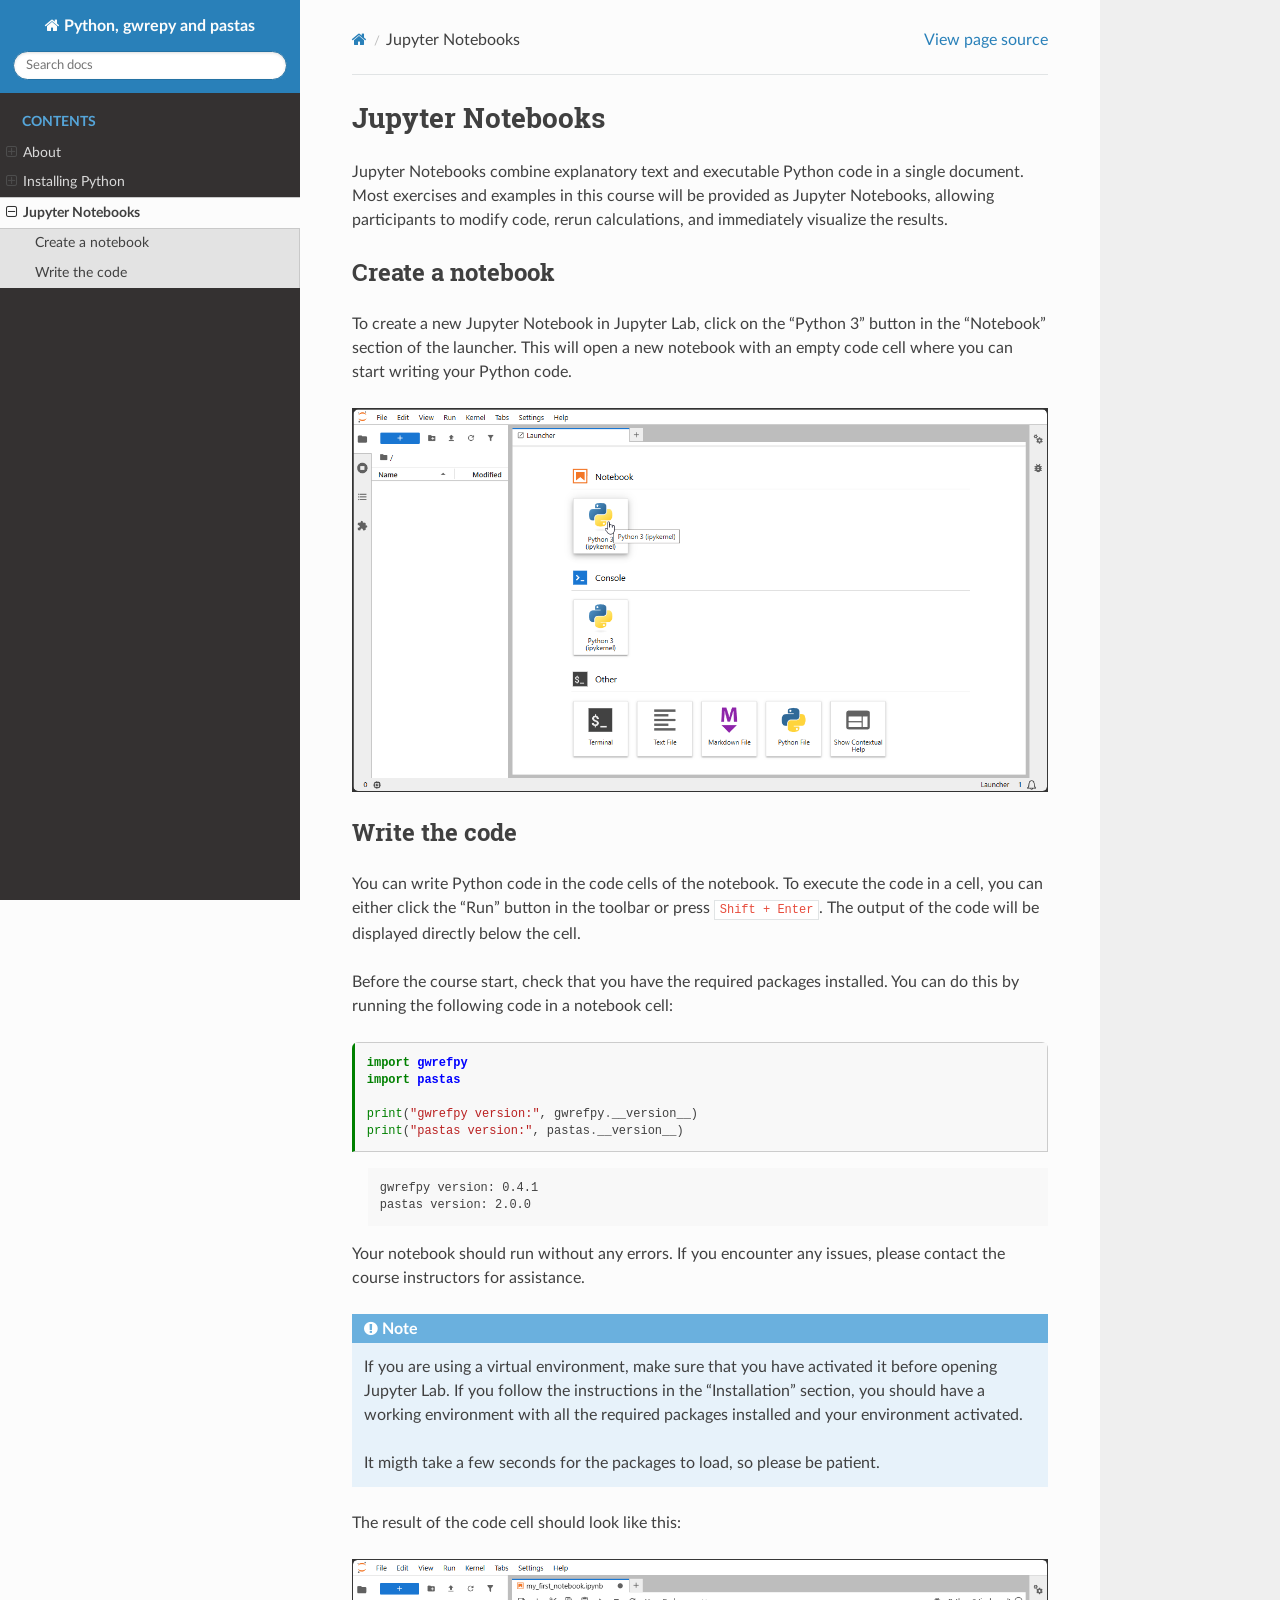
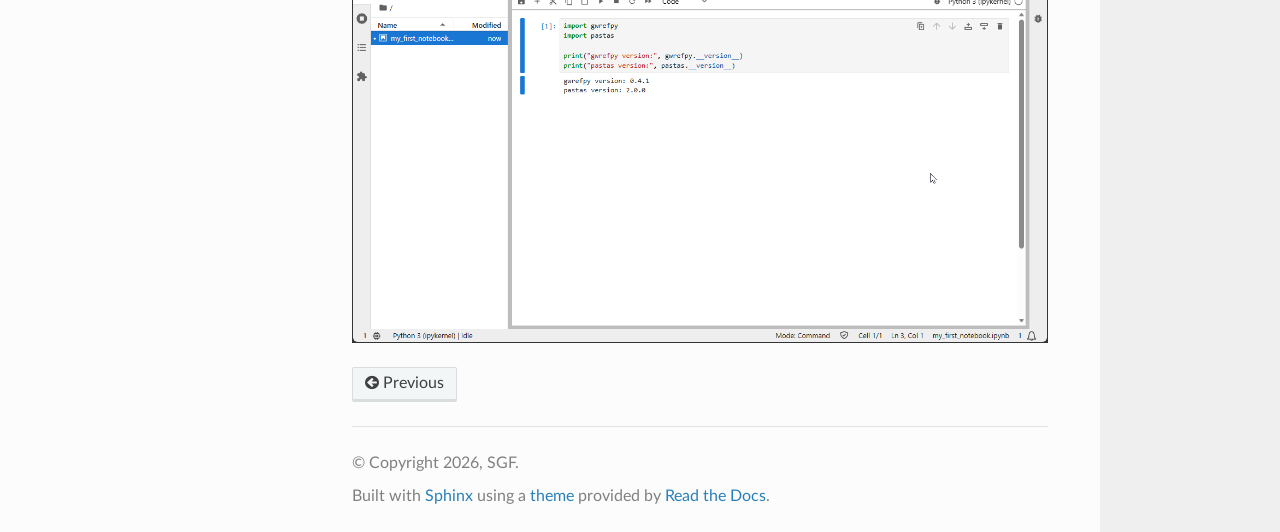
<file: jupyter_notebooks.html>
<!DOCTYPE html>
<html class="writer-html5" lang="en" data-content_root="./">
<head>
  <meta charset="utf-8" /><meta name="viewport" content="width=device-width, initial-scale=1" />

  <meta name="viewport" content="width=device-width, initial-scale=1.0" />
  <title>Jupyter Notebooks &mdash; Python, gwrepy and pastas  documentation</title>
      <link rel="stylesheet" type="text/css" href="_static/pygments.css?v=b86133f3" />
      <link rel="stylesheet" type="text/css" href="_static/css/theme.css?v=9edc463e" />
      <link rel="stylesheet" type="text/css" href="_static/copybutton.css?v=76b2166b" />
      <link rel="stylesheet" type="text/css" href="_static/mystnb.11b39860a7a0cbfd473a3ad8a317855267ff0bd372690045ca344a6b62be495e.css" />
      <link rel="stylesheet" type="text/css" href="_static/sphinx-design.min.css?v=95c83b7e" />
      <link rel="stylesheet" type="text/css" href="_static/custom.css?v=8319aa82" />

  
      <script src="_static/jquery.js?v=5d32c60e"></script>
      <script src="_static/_sphinx_javascript_frameworks_compat.js?v=2cd50e6c"></script>
      <script src="_static/documentation_options.js?v=5929fcd5"></script>
      <script src="_static/doctools.js?v=fd6eb6e6"></script>
      <script src="_static/sphinx_highlight.js?v=6ffebe34"></script>
      <script src="_static/clipboard.min.js?v=a7894cd8"></script>
      <script src="_static/copybutton.js?v=f281be69"></script>
      <script src="_static/design-tabs.js?v=f930bc37"></script>
    <script src="_static/js/theme.js"></script>
    <link rel="author" title="About these documents" href="about.html" />
    <link rel="index" title="Index" href="genindex.html" />
    <link rel="search" title="Search" href="search.html" />
    <link rel="prev" title="Installing Python" href="installation.html" /> 
</head>

<body class="wy-body-for-nav"> 
  <div class="wy-grid-for-nav">
    <nav data-toggle="wy-nav-shift" class="wy-nav-side">
      <div class="wy-side-scroll">
        <div class="wy-side-nav-search" >

          
          
          <a href="index.html" class="icon icon-home">
            Python, gwrepy and pastas
          </a>
<div role="search">
  <form id="rtd-search-form" class="wy-form" action="search.html" method="get">
    <input type="text" name="q" placeholder="Search docs" aria-label="Search docs" />
    <input type="hidden" name="check_keywords" value="yes" />
    <input type="hidden" name="area" value="default" />
  </form>
</div>
        </div><div class="wy-menu wy-menu-vertical" data-spy="affix" role="navigation" aria-label="Navigation menu">
              <p class="caption" role="heading"><span class="caption-text">Contents</span></p>
<ul class="current">
<li class="toctree-l1"><a class="reference internal" href="about.html">About</a><ul>
<li class="toctree-l2"><a class="reference internal" href="about.html#location">Location</a></li>
<li class="toctree-l2"><a class="reference internal" href="about.html#schedule">Schedule</a></li>
<li class="toctree-l2"><a class="reference internal" href="about.html#course-instructors">Course instructors</a></li>
</ul>
</li>
<li class="toctree-l1"><a class="reference internal" href="installation.html">Installing Python</a><ul>
<li class="toctree-l2"><a class="reference internal" href="installation.html#installing-python-on-windows">Installing Python on Windows</a></li>
<li class="toctree-l2"><a class="reference internal" href="installation.html#getting-started">Getting Started</a></li>
</ul>
</li>
<li class="toctree-l1 current"><a class="current reference internal" href="#">Jupyter Notebooks</a><ul>
<li class="toctree-l2"><a class="reference internal" href="#create-a-notebook">Create a notebook</a></li>
<li class="toctree-l2"><a class="reference internal" href="#write-the-code">Write the code</a></li>
</ul>
</li>
</ul>

        </div>
      </div>
    </nav>

    <section data-toggle="wy-nav-shift" class="wy-nav-content-wrap"><nav class="wy-nav-top" aria-label="Mobile navigation menu" >
          <i data-toggle="wy-nav-top" class="fa fa-bars"></i>
          <a href="index.html">Python, gwrepy and pastas</a>
      </nav>

      <div class="wy-nav-content">
        <div class="rst-content">
          <div role="navigation" aria-label="Page navigation">
  <ul class="wy-breadcrumbs">
      <li><a href="index.html" class="icon icon-home" aria-label="Home"></a></li>
      <li class="breadcrumb-item active">Jupyter Notebooks</li>
      <li class="wy-breadcrumbs-aside">
            <a href="_sources/jupyter_notebooks.ipynb.txt" rel="nofollow"> View page source</a>
      </li>
  </ul>
  <hr/>
</div>
          <div role="main" class="document" itemscope="itemscope" itemtype="http://schema.org/Article">
           <div itemprop="articleBody">
             
  <section id="jupyter-notebooks">
<h1>Jupyter Notebooks<a class="headerlink" href="#jupyter-notebooks" title="Link to this heading"></a></h1>
<p>Jupyter Notebooks combine explanatory text and executable Python code in a single document. Most exercises and examples in this course will be provided as Jupyter Notebooks, allowing participants to modify code, rerun calculations, and immediately visualize the results.</p>
<section id="create-a-notebook">
<h2>Create a notebook<a class="headerlink" href="#create-a-notebook" title="Link to this heading"></a></h2>
<p>To create a new Jupyter Notebook in Jupyter Lab, click on the “Python 3” button in the “Notebook” section of the launcher. This will open a new notebook with an empty code cell where you can start writing your Python code.</p>
<p><img alt="Creating a new notebook" src="_images/notebook_init.png" /></p>
</section>
<section id="write-the-code">
<h2>Write the code<a class="headerlink" href="#write-the-code" title="Link to this heading"></a></h2>
<p>You can write Python code in the code cells of the notebook. To execute the code in a cell, you can either click the “Run” button in the toolbar or press <code class="docutils literal notranslate"><span class="pre">Shift</span> <span class="pre">+</span> <span class="pre">Enter</span></code>. The output of the code will be displayed directly below the cell.</p>
<p>Before the course start, check that you have the required packages installed. You can do this by running the following code in a notebook cell:</p>
<div class="cell docutils container">
<div class="cell_input docutils container">
<div class="highlight-ipython3 notranslate"><div class="highlight"><pre><span></span><span class="kn">import</span><span class="w"> </span><span class="nn">gwrefpy</span>
<span class="kn">import</span><span class="w"> </span><span class="nn">pastas</span>

<span class="nb">print</span><span class="p">(</span><span class="s2">"gwrefpy version:"</span><span class="p">,</span> <span class="n">gwrefpy</span><span class="o">.</span><span class="n">__version__</span><span class="p">)</span>
<span class="nb">print</span><span class="p">(</span><span class="s2">"pastas version:"</span><span class="p">,</span> <span class="n">pastas</span><span class="o">.</span><span class="n">__version__</span><span class="p">)</span>
</pre></div>
</div>
</div>
<div class="cell_output docutils container">
<div class="output stream highlight-myst-ansi notranslate"><div class="highlight"><pre><span></span>gwrefpy version: 0.4.1
pastas version: 2.0.0
</pre></div>
</div>
</div>
</div>
<p>Your notebook should run without any errors. If you encounter any issues, please contact the course instructors for assistance.</p>
<div class="admonition note">
<p class="admonition-title">Note</p>
<p>If you are using a virtual environment, make sure that you have activated it before opening Jupyter Lab. If you follow the instructions in the “Installation” section, you should have a working environment with all the required packages installed and your environment activated.</p>
<p>It migth take a few seconds for the packages to load, so please be patient.</p>
</div>
<p>The result of the code cell should look like this:</p>
<p><img alt="Running your notebook" src="_images/notebook_comp.png" /></p>
</section>
</section>


           </div>
          </div>
          <footer><div class="rst-footer-buttons" role="navigation" aria-label="Footer">
        <a href="installation.html" class="btn btn-neutral float-left" title="Installing Python" accesskey="p" rel="prev"><span class="fa fa-arrow-circle-left" aria-hidden="true"></span> Previous</a>
    </div>

  <hr/>

  <div role="contentinfo">
    <p>&#169; Copyright 2026, SGF.</p>
  </div>

  Built with <a href="https://www.sphinx-doc.org/">Sphinx</a> using a
    <a href="https://github.com/readthedocs/sphinx_rtd_theme">theme</a>
    provided by <a href="https://readthedocs.org">Read the Docs</a>.
   

</footer>
        </div>
      </div>
    </section>
  </div>
  <script>
      jQuery(function () {
          SphinxRtdTheme.Navigation.enable(true);
      });
  </script> 

</body>
</html>
</file>
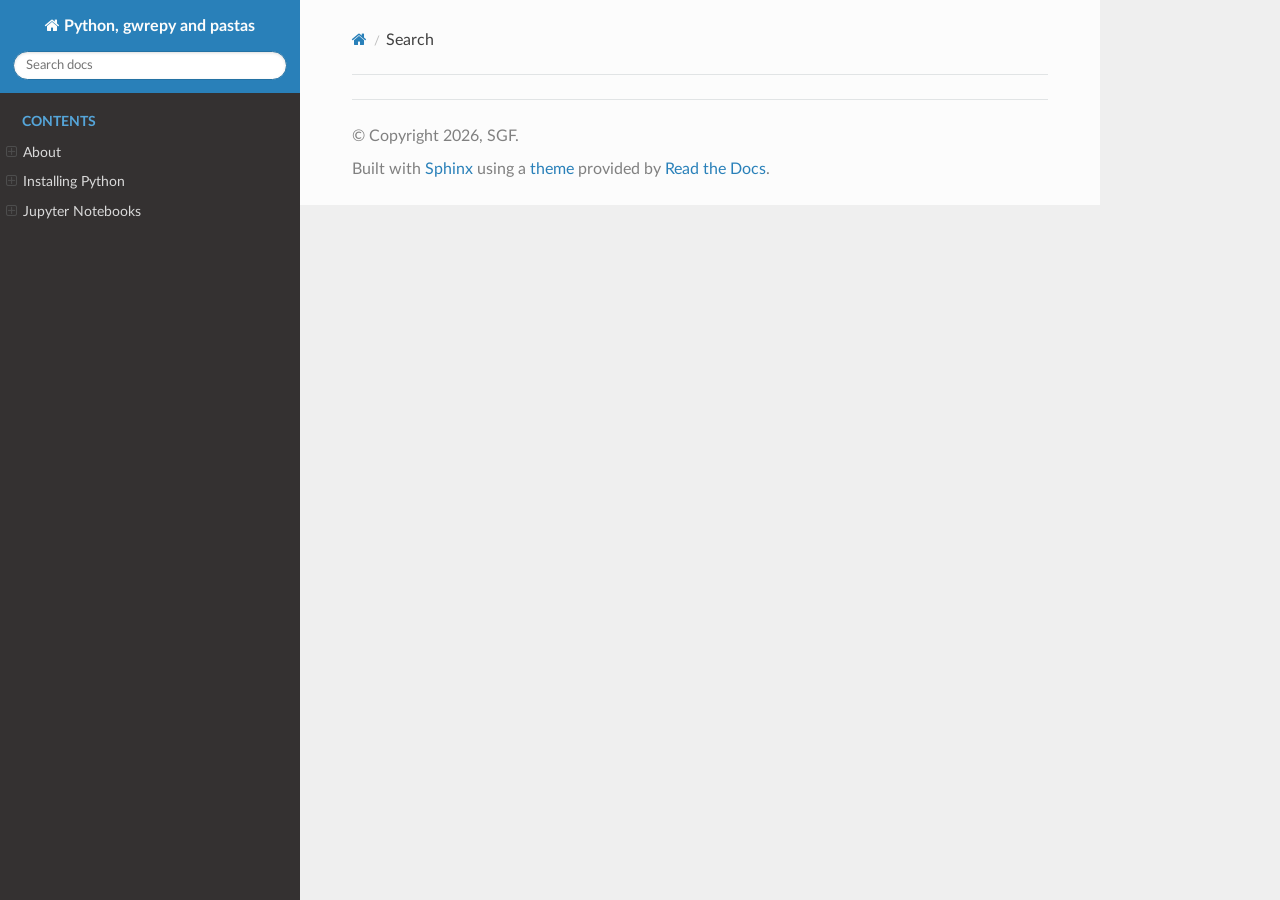
<file: search.html>
<!DOCTYPE html>
<html class="writer-html5" lang="en" data-content_root="./">
<head>
  <meta charset="utf-8" />
  <meta name="viewport" content="width=device-width, initial-scale=1.0" />
  <title>Search &mdash; Python, gwrepy and pastas  documentation</title>
      <link rel="stylesheet" type="text/css" href="_static/pygments.css?v=b86133f3" />
      <link rel="stylesheet" type="text/css" href="_static/css/theme.css?v=9edc463e" />
      <link rel="stylesheet" type="text/css" href="_static/copybutton.css?v=76b2166b" />
      <link rel="stylesheet" type="text/css" href="_static/mystnb.11b39860a7a0cbfd473a3ad8a317855267ff0bd372690045ca344a6b62be495e.css" />
      <link rel="stylesheet" type="text/css" href="_static/sphinx-design.min.css?v=95c83b7e" />
      <link rel="stylesheet" type="text/css" href="_static/custom.css?v=8319aa82" />

  
    
      <script src="_static/jquery.js?v=5d32c60e"></script>
      <script src="_static/_sphinx_javascript_frameworks_compat.js?v=2cd50e6c"></script>
      <script src="_static/documentation_options.js?v=5929fcd5"></script>
      <script src="_static/doctools.js?v=fd6eb6e6"></script>
      <script src="_static/sphinx_highlight.js?v=6ffebe34"></script>
      <script src="_static/clipboard.min.js?v=a7894cd8"></script>
      <script src="_static/copybutton.js?v=f281be69"></script>
      <script src="_static/design-tabs.js?v=f930bc37"></script>
    <script src="_static/js/theme.js"></script>
    <script src="_static/searchtools.js"></script>
    <script src="_static/language_data.js"></script>
    <link rel="author" title="About these documents" href="about.html" />
    <link rel="index" title="Index" href="genindex.html" />
    <link rel="search" title="Search" href="#" /> 
</head>

<body class="wy-body-for-nav"> 
  <div class="wy-grid-for-nav">
    <nav data-toggle="wy-nav-shift" class="wy-nav-side">
      <div class="wy-side-scroll">
        <div class="wy-side-nav-search" >

          
          
          <a href="index.html" class="icon icon-home">
            Python, gwrepy and pastas
          </a>
<div role="search">
  <form id="rtd-search-form" class="wy-form" action="#" method="get">
    <input type="text" name="q" placeholder="Search docs" aria-label="Search docs" />
    <input type="hidden" name="check_keywords" value="yes" />
    <input type="hidden" name="area" value="default" />
  </form>
</div>
        </div><div class="wy-menu wy-menu-vertical" data-spy="affix" role="navigation" aria-label="Navigation menu">
              <p class="caption" role="heading"><span class="caption-text">Contents</span></p>
<ul>
<li class="toctree-l1"><a class="reference internal" href="about.html">About</a><ul>
<li class="toctree-l2"><a class="reference internal" href="about.html#location">Location</a></li>
<li class="toctree-l2"><a class="reference internal" href="about.html#schedule">Schedule</a></li>
<li class="toctree-l2"><a class="reference internal" href="about.html#course-instructors">Course instructors</a></li>
</ul>
</li>
<li class="toctree-l1"><a class="reference internal" href="installation.html">Installing Python</a><ul>
<li class="toctree-l2"><a class="reference internal" href="installation.html#installing-python-on-windows">Installing Python on Windows</a></li>
<li class="toctree-l2"><a class="reference internal" href="installation.html#getting-started">Getting Started</a></li>
</ul>
</li>
<li class="toctree-l1"><a class="reference internal" href="jupyter_notebooks.html">Jupyter Notebooks</a><ul>
<li class="toctree-l2"><a class="reference internal" href="jupyter_notebooks.html#create-a-notebook">Create a notebook</a></li>
<li class="toctree-l2"><a class="reference internal" href="jupyter_notebooks.html#write-the-code">Write the code</a></li>
</ul>
</li>
</ul>

        </div>
      </div>
    </nav>

    <section data-toggle="wy-nav-shift" class="wy-nav-content-wrap"><nav class="wy-nav-top" aria-label="Mobile navigation menu" >
          <i data-toggle="wy-nav-top" class="fa fa-bars"></i>
          <a href="index.html">Python, gwrepy and pastas</a>
      </nav>

      <div class="wy-nav-content">
        <div class="rst-content">
          <div role="navigation" aria-label="Page navigation">
  <ul class="wy-breadcrumbs">
      <li><a href="index.html" class="icon icon-home" aria-label="Home"></a></li>
      <li class="breadcrumb-item active">Search</li>
      <li class="wy-breadcrumbs-aside">
      </li>
  </ul>
  <hr/>
</div>
          <div role="main" class="document" itemscope="itemscope" itemtype="http://schema.org/Article">
           <div itemprop="articleBody">
             
  <noscript>
  <div id="fallback" class="admonition warning">
    <p class="last">
      Please activate JavaScript to enable the search functionality.
    </p>
  </div>
  </noscript>

  
  <div id="search-results">
  
  </div>

           </div>
          </div>
          <footer>

  <hr/>

  <div role="contentinfo">
    <p>&#169; Copyright 2026, SGF.</p>
  </div>

  Built with <a href="https://www.sphinx-doc.org/">Sphinx</a> using a
    <a href="https://github.com/readthedocs/sphinx_rtd_theme">theme</a>
    provided by <a href="https://readthedocs.org">Read the Docs</a>.
   

</footer>
        </div>
      </div>
    </section>
  </div>
  <script>
      jQuery(function () {
          SphinxRtdTheme.Navigation.enable(true);
      });
  </script>
  <script>
    jQuery(function() { Search.loadIndex("searchindex.js"); });
  </script>
  
  <script id="searchindexloader"></script>
   


</body>
</html>
</file>
<file: _static/pygments.css>
pre { line-height: 125%; }
td.linenos .normal { color: inherit; background-color: transparent; padding-left: 5px; padding-right: 5px; }
span.linenos { color: inherit; background-color: transparent; padding-left: 5px; padding-right: 5px; }
td.linenos .special { color: #000000; background-color: #ffffc0; padding-left: 5px; padding-right: 5px; }
span.linenos.special { color: #000000; background-color: #ffffc0; padding-left: 5px; padding-right: 5px; }
.highlight .hll { background-color: #ffffcc }
.highlight { background: #f8f8f8; }
.highlight .c { color: #3D7B7B; font-style: italic } /* Comment */
.highlight .err { border: 1px solid #F00 } /* Error */
.highlight .k { color: #008000; font-weight: bold } /* Keyword */
.highlight .o { color: #666 } /* Operator */
.highlight .ch { color: #3D7B7B; font-style: italic } /* Comment.Hashbang */
.highlight .cm { color: #3D7B7B; font-style: italic } /* Comment.Multiline */
.highlight .cp { color: #9C6500 } /* Comment.Preproc */
.highlight .cpf { color: #3D7B7B; font-style: italic } /* Comment.PreprocFile */
.highlight .c1 { color: #3D7B7B; font-style: italic } /* Comment.Single */
.highlight .cs { color: #3D7B7B; font-style: italic } /* Comment.Special */
.highlight .gd { color: #A00000 } /* Generic.Deleted */
.highlight .ge { font-style: italic } /* Generic.Emph */
.highlight .ges { font-weight: bold; font-style: italic } /* Generic.EmphStrong */
.highlight .gr { color: #E40000 } /* Generic.Error */
.highlight .gh { color: #000080; font-weight: bold } /* Generic.Heading */
.highlight .gi { color: #008400 } /* Generic.Inserted */
.highlight .go { color: #717171 } /* Generic.Output */
.highlight .gp { color: #000080; font-weight: bold } /* Generic.Prompt */
.highlight .gs { font-weight: bold } /* Generic.Strong */
.highlight .gu { color: #800080; font-weight: bold } /* Generic.Subheading */
.highlight .gt { color: #04D } /* Generic.Traceback */
.highlight .kc { color: #008000; font-weight: bold } /* Keyword.Constant */
.highlight .kd { color: #008000; font-weight: bold } /* Keyword.Declaration */
.highlight .kn { color: #008000; font-weight: bold } /* Keyword.Namespace */
.highlight .kp { color: #008000 } /* Keyword.Pseudo */
.highlight .kr { color: #008000; font-weight: bold } /* Keyword.Reserved */
.highlight .kt { color: #B00040 } /* Keyword.Type */
.highlight .m { color: #666 } /* Literal.Number */
.highlight .s { color: #BA2121 } /* Literal.String */
.highlight .na { color: #687822 } /* Name.Attribute */
.highlight .nb { color: #008000 } /* Name.Builtin */
.highlight .nc { color: #00F; font-weight: bold } /* Name.Class */
.highlight .no { color: #800 } /* Name.Constant */
.highlight .nd { color: #A2F } /* Name.Decorator */
.highlight .ni { color: #717171; font-weight: bold } /* Name.Entity */
.highlight .ne { color: #CB3F38; font-weight: bold } /* Name.Exception */
.highlight .nf { color: #00F } /* Name.Function */
.highlight .nl { color: #767600 } /* Name.Label */
.highlight .nn { color: #00F; font-weight: bold } /* Name.Namespace */
.highlight .nt { color: #008000; font-weight: bold } /* Name.Tag */
.highlight .nv { color: #19177C } /* Name.Variable */
.highlight .ow { color: #A2F; font-weight: bold } /* Operator.Word */
.highlight .w { color: #BBB } /* Text.Whitespace */
.highlight .mb { color: #666 } /* Literal.Number.Bin */
.highlight .mf { color: #666 } /* Literal.Number.Float */
.highlight .mh { color: #666 } /* Literal.Number.Hex */
.highlight .mi { color: #666 } /* Literal.Number.Integer */
.highlight .mo { color: #666 } /* Literal.Number.Oct */
.highlight .sa { color: #BA2121 } /* Literal.String.Affix */
.highlight .sb { color: #BA2121 } /* Literal.String.Backtick */
.highlight .sc { color: #BA2121 } /* Literal.String.Char */
.highlight .dl { color: #BA2121 } /* Literal.String.Delimiter */
.highlight .sd { color: #BA2121; font-style: italic } /* Literal.String.Doc */
.highlight .s2 { color: #BA2121 } /* Literal.String.Double */
.highlight .se { color: #AA5D1F; font-weight: bold } /* Literal.String.Escape */
.highlight .sh { color: #BA2121 } /* Literal.String.Heredoc */
.highlight .si { color: #A45A77; font-weight: bold } /* Literal.String.Interpol */
.highlight .sx { color: #008000 } /* Literal.String.Other */
.highlight .sr { color: #A45A77 } /* Literal.String.Regex */
.highlight .s1 { color: #BA2121 } /* Literal.String.Single */
.highlight .ss { color: #19177C } /* Literal.String.Symbol */
.highlight .bp { color: #008000 } /* Name.Builtin.Pseudo */
.highlight .fm { color: #00F } /* Name.Function.Magic */
.highlight .vc { color: #19177C } /* Name.Variable.Class */
.highlight .vg { color: #19177C } /* Name.Variable.Global */
.highlight .vi { color: #19177C } /* Name.Variable.Instance */
.highlight .vm { color: #19177C } /* Name.Variable.Magic */
.highlight .il { color: #666 } /* Literal.Number.Integer.Long */
</file>
<file: _static/css/theme.css>
html{box-sizing:border-box}*,:after,:before{box-sizing:inherit}article,aside,details,figcaption,figure,footer,header,hgroup,nav,section{display:block}audio,canvas,video{display:inline-block;*display:inline;*zoom:1}[hidden],audio:not([controls]){display:none}*{-webkit-box-sizing:border-box;-moz-box-sizing:border-box;box-sizing:border-box}html{font-size:100%;-webkit-text-size-adjust:100%;-ms-text-size-adjust:100%}body{margin:0}a:active,a:hover{outline:0}abbr[title]{border-bottom:1px dotted}b,strong{font-weight:700}blockquote{margin:0}dfn{font-style:italic}ins{background:#ff9;text-decoration:none}ins,mark{color:#000}mark{background:#ff0;font-style:italic;font-weight:700}.rst-content code,.rst-content tt,code,kbd,pre,samp{font-family:monospace,serif;_font-family:courier new,monospace;font-size:1em}pre{white-space:pre}q{quotes:none}q:after,q:before{content:"";content:none}small{font-size:85%}sub,sup{font-size:75%;line-height:0;position:relative;vertical-align:baseline}sup{top:-.5em}sub{bottom:-.25em}dl,ol,ul{margin:0;padding:0;list-style:none;list-style-image:none}li{list-style:none}dd{margin:0}img{border:0;-ms-interpolation-mode:bicubic;vertical-align:middle;max-width:100%}svg:not(:root){overflow:hidden}figure,form{margin:0}label{cursor:pointer}button,input,select,textarea{font-size:100%;margin:0;vertical-align:baseline;*vertical-align:middle}button,input{line-height:normal}button,input[type=button],input[type=reset],input[type=submit]{cursor:pointer;-webkit-appearance:button;*overflow:visible}button[disabled],input[disabled]{cursor:default}input[type=search]{-webkit-appearance:textfield;-moz-box-sizing:content-box;-webkit-box-sizing:content-box;box-sizing:content-box}textarea{resize:vertical}table{border-collapse:collapse;border-spacing:0}td{vertical-align:top}.chromeframe{margin:.2em 0;background:#ccc;color:#000;padding:.2em 0}.ir{display:block;border:0;text-indent:-999em;overflow:hidden;background-color:transparent;background-repeat:no-repeat;text-align:left;direction:ltr;*line-height:0}.ir br{display:none}.hidden{display:none!important;visibility:hidden}.visuallyhidden{border:0;clip:rect(0 0 0 0);height:1px;margin:-1px;overflow:hidden;padding:0;position:absolute;width:1px}.visuallyhidden.focusable:active,.visuallyhidden.focusable:focus{clip:auto;height:auto;margin:0;overflow:visible;position:static;width:auto}.invisible{visibility:hidden}.relative{position:relative}big,small{font-size:100%}@media print{body,html,section{background:none!important}*{box-shadow:none!important;text-shadow:none!important;filter:none!important;-ms-filter:none!important}a,a:visited{text-decoration:underline}.ir a:after,a[href^="#"]:after,a[href^="javascript:"]:after{content:""}blockquote,pre{page-break-inside:avoid}thead{display:table-header-group}img,tr{page-break-inside:avoid}img{max-width:100%!important}@page{margin:.5cm}.rst-content .toctree-wrapper>p.caption,h2,h3,p{orphans:3;widows:3}.rst-content .toctree-wrapper>p.caption,h2,h3{page-break-after:avoid}}.btn,.fa:before,.icon:before,.rst-content .admonition,.rst-content .admonition-title:before,.rst-content .admonition-todo,.rst-content .attention,.rst-content .caution,.rst-content .code-block-caption .headerlink:before,.rst-content .danger,.rst-content .eqno .headerlink:before,.rst-content .error,.rst-content .hint,.rst-content .important,.rst-content .note,.rst-content .seealso,.rst-content .tip,.rst-content .warning,.rst-content code.download span:first-child:before,.rst-content dl dt .headerlink:before,.rst-content h1 .headerlink:before,.rst-content h2 .headerlink:before,.rst-content h3 .headerlink:before,.rst-content h4 .headerlink:before,.rst-content h5 .headerlink:before,.rst-content h6 .headerlink:before,.rst-content p.caption .headerlink:before,.rst-content p .headerlink:before,.rst-content table>caption .headerlink:before,.rst-content tt.download span:first-child:before,.wy-alert,.wy-dropdown .caret:before,.wy-inline-validate.wy-inline-validate-danger .wy-input-context:before,.wy-inline-validate.wy-inline-validate-info .wy-input-context:before,.wy-inline-validate.wy-inline-validate-success .wy-input-context:before,.wy-inline-validate.wy-inline-validate-warning .wy-input-context:before,.wy-menu-vertical li.current>a button.toctree-expand:before,.wy-menu-vertical li.on a button.toctree-expand:before,.wy-menu-vertical li button.toctree-expand:before,input[type=color],input[type=date],input[type=datetime-local],input[type=datetime],input[type=email],input[type=month],input[type=number],input[type=password],input[type=search],input[type=tel],input[type=text],input[type=time],input[type=url],input[type=week],select,textarea{-webkit-font-smoothing:antialiased}.clearfix{*zoom:1}.clearfix:after,.clearfix:before{display:table;content:""}.clearfix:after{clear:both}/*!
 *  Font Awesome 4.7.0 by @davegandy - http://fontawesome.io - @fontawesome
 *  License - http://fontawesome.io/license (Font: SIL OFL 1.1, CSS: MIT License)
 */@font-face{font-family:FontAwesome;src:url(fonts/fontawesome-webfont.eot?674f50d287a8c48dc19ba404d20fe713);src:url(fonts/fontawesome-webfont.eot?674f50d287a8c48dc19ba404d20fe713?#iefix&v=4.7.0) format("embedded-opentype"),url(fonts/fontawesome-webfont.woff2?af7ae505a9eed503f8b8e6982036873e) format("woff2"),url(fonts/fontawesome-webfont.woff?fee66e712a8a08eef5805a46892932ad) format("woff"),url(fonts/fontawesome-webfont.ttf?b06871f281fee6b241d60582ae9369b9) format("truetype"),url(fonts/fontawesome-webfont.svg?912ec66d7572ff821749319396470bde#fontawesomeregular) format("svg");font-weight:400;font-style:normal}.fa,.icon,.rst-content .admonition-title,.rst-content .code-block-caption .headerlink,.rst-content .eqno .headerlink,.rst-content code.download span:first-child,.rst-content dl dt .headerlink,.rst-content h1 .headerlink,.rst-content h2 .headerlink,.rst-content h3 .headerlink,.rst-content h4 .headerlink,.rst-content h5 .headerlink,.rst-content h6 .headerlink,.rst-content p.caption .headerlink,.rst-content p .headerlink,.rst-content table>caption .headerlink,.rst-content tt.download span:first-child,.wy-menu-vertical li.current>a button.toctree-expand,.wy-menu-vertical li.on a button.toctree-expand,.wy-menu-vertical li button.toctree-expand{display:inline-block;font:normal normal normal 14px/1 FontAwesome;font-size:inherit;text-rendering:auto;-webkit-font-smoothing:antialiased;-moz-osx-font-smoothing:grayscale}.fa-lg{font-size:1.33333em;line-height:.75em;vertical-align:-15%}.fa-2x{font-size:2em}.fa-3x{font-size:3em}.fa-4x{font-size:4em}.fa-5x{font-size:5em}.fa-fw{width:1.28571em;text-align:center}.fa-ul{padding-left:0;margin-left:2.14286em;list-style-type:none}.fa-ul>li{position:relative}.fa-li{position:absolute;left:-2.14286em;width:2.14286em;top:.14286em;text-align:center}.fa-li.fa-lg{left:-1.85714em}.fa-border{padding:.2em .25em .15em;border:.08em solid #eee;border-radius:.1em}.fa-pull-left{float:left}.fa-pull-right{float:right}.fa-pull-left.icon,.fa.fa-pull-left,.rst-content .code-block-caption .fa-pull-left.headerlink,.rst-content .eqno .fa-pull-left.headerlink,.rst-content .fa-pull-left.admonition-title,.rst-content code.download span.fa-pull-left:first-child,.rst-content dl dt .fa-pull-left.headerlink,.rst-content h1 .fa-pull-left.headerlink,.rst-content h2 .fa-pull-left.headerlink,.rst-content h3 .fa-pull-left.headerlink,.rst-content h4 .fa-pull-left.headerlink,.rst-content h5 .fa-pull-left.headerlink,.rst-content h6 .fa-pull-left.headerlink,.rst-content p .fa-pull-left.headerlink,.rst-content table>caption .fa-pull-left.headerlink,.rst-content tt.download span.fa-pull-left:first-child,.wy-menu-vertical li.current>a button.fa-pull-left.toctree-expand,.wy-menu-vertical li.on a button.fa-pull-left.toctree-expand,.wy-menu-vertical li button.fa-pull-left.toctree-expand{margin-right:.3em}.fa-pull-right.icon,.fa.fa-pull-right,.rst-content .code-block-caption .fa-pull-right.headerlink,.rst-content .eqno .fa-pull-right.headerlink,.rst-content .fa-pull-right.admonition-title,.rst-content code.download span.fa-pull-right:first-child,.rst-content dl dt .fa-pull-right.headerlink,.rst-content h1 .fa-pull-right.headerlink,.rst-content h2 .fa-pull-right.headerlink,.rst-content h3 .fa-pull-right.headerlink,.rst-content h4 .fa-pull-right.headerlink,.rst-content h5 .fa-pull-right.headerlink,.rst-content h6 .fa-pull-right.headerlink,.rst-content p .fa-pull-right.headerlink,.rst-content table>caption .fa-pull-right.headerlink,.rst-content tt.download span.fa-pull-right:first-child,.wy-menu-vertical li.current>a button.fa-pull-right.toctree-expand,.wy-menu-vertical li.on a button.fa-pull-right.toctree-expand,.wy-menu-vertical li button.fa-pull-right.toctree-expand{margin-left:.3em}.pull-right{float:right}.pull-left{float:left}.fa.pull-left,.pull-left.icon,.rst-content .code-block-caption .pull-left.headerlink,.rst-content .eqno .pull-left.headerlink,.rst-content .pull-left.admonition-title,.rst-content code.download span.pull-left:first-child,.rst-content dl dt .pull-left.headerlink,.rst-content h1 .pull-left.headerlink,.rst-content h2 .pull-left.headerlink,.rst-content h3 .pull-left.headerlink,.rst-content h4 .pull-left.headerlink,.rst-content h5 .pull-left.headerlink,.rst-content h6 .pull-left.headerlink,.rst-content p .pull-left.headerlink,.rst-content table>caption .pull-left.headerlink,.rst-content tt.download span.pull-left:first-child,.wy-menu-vertical li.current>a button.pull-left.toctree-expand,.wy-menu-vertical li.on a button.pull-left.toctree-expand,.wy-menu-vertical li button.pull-left.toctree-expand{margin-right:.3em}.fa.pull-right,.pull-right.icon,.rst-content .code-block-caption .pull-right.headerlink,.rst-content .eqno .pull-right.headerlink,.rst-content .pull-right.admonition-title,.rst-content code.download span.pull-right:first-child,.rst-content dl dt .pull-right.headerlink,.rst-content h1 .pull-right.headerlink,.rst-content h2 .pull-right.headerlink,.rst-content h3 .pull-right.headerlink,.rst-content h4 .pull-right.headerlink,.rst-content h5 .pull-right.headerlink,.rst-content h6 .pull-right.headerlink,.rst-content p .pull-right.headerlink,.rst-content table>caption .pull-right.headerlink,.rst-content tt.download span.pull-right:first-child,.wy-menu-vertical li.current>a button.pull-right.toctree-expand,.wy-menu-vertical li.on a button.pull-right.toctree-expand,.wy-menu-vertical li button.pull-right.toctree-expand{margin-left:.3em}.fa-spin{-webkit-animation:fa-spin 2s linear infinite;animation:fa-spin 2s linear infinite}.fa-pulse{-webkit-animation:fa-spin 1s steps(8) infinite;animation:fa-spin 1s steps(8) infinite}@-webkit-keyframes fa-spin{0%{-webkit-transform:rotate(0deg);transform:rotate(0deg)}to{-webkit-transform:rotate(359deg);transform:rotate(359deg)}}@keyframes fa-spin{0%{-webkit-transform:rotate(0deg);transform:rotate(0deg)}to{-webkit-transform:rotate(359deg);transform:rotate(359deg)}}.fa-rotate-90{-ms-filter:"progid:DXImageTransform.Microsoft.BasicImage(rotation=1)";-webkit-transform:rotate(90deg);-ms-transform:rotate(90deg);transform:rotate(90deg)}.fa-rotate-180{-ms-filter:"progid:DXImageTransform.Microsoft.BasicImage(rotation=2)";-webkit-transform:rotate(180deg);-ms-transform:rotate(180deg);transform:rotate(180deg)}.fa-rotate-270{-ms-filter:"progid:DXImageTransform.Microsoft.BasicImage(rotation=3)";-webkit-transform:rotate(270deg);-ms-transform:rotate(270deg);transform:rotate(270deg)}.fa-flip-horizontal{-ms-filter:"progid:DXImageTransform.Microsoft.BasicImage(rotation=0, mirror=1)";-webkit-transform:scaleX(-1);-ms-transform:scaleX(-1);transform:scaleX(-1)}.fa-flip-vertical{-ms-filter:"progid:DXImageTransform.Microsoft.BasicImage(rotation=2, mirror=1)";-webkit-transform:scaleY(-1);-ms-transform:scaleY(-1);transform:scaleY(-1)}:root .fa-flip-horizontal,:root .fa-flip-vertical,:root .fa-rotate-90,:root .fa-rotate-180,:root .fa-rotate-270{filter:none}.fa-stack{position:relative;display:inline-block;width:2em;height:2em;line-height:2em;vertical-align:middle}.fa-stack-1x,.fa-stack-2x{position:absolute;left:0;width:100%;text-align:center}.fa-stack-1x{line-height:inherit}.fa-stack-2x{font-size:2em}.fa-inverse{color:#fff}.fa-glass:before{content:""}.fa-music:before{content:""}.fa-search:before,.icon-search:before{content:""}.fa-envelope-o:before{content:""}.fa-heart:before{content:""}.fa-star:before{content:""}.fa-star-o:before{content:""}.fa-user:before{content:""}.fa-film:before{content:""}.fa-th-large:before{content:""}.fa-th:before{content:""}.fa-th-list:before{content:""}.fa-check:before{content:""}.fa-close:before,.fa-remove:before,.fa-times:before{content:""}.fa-search-plus:before{content:""}.fa-search-minus:before{content:""}.fa-power-off:before{content:""}.fa-signal:before{content:""}.fa-cog:before,.fa-gear:before{content:""}.fa-trash-o:before{content:""}.fa-home:before,.icon-home:before{content:""}.fa-file-o:before{content:""}.fa-clock-o:before{content:""}.fa-road:before{content:""}.fa-download:before,.rst-content code.download span:first-child:before,.rst-content tt.download span:first-child:before{content:""}.fa-arrow-circle-o-down:before{content:""}.fa-arrow-circle-o-up:before{content:""}.fa-inbox:before{content:""}.fa-play-circle-o:before{content:""}.fa-repeat:before,.fa-rotate-right:before{content:""}.fa-refresh:before{content:""}.fa-list-alt:before{content:""}.fa-lock:before{content:""}.fa-flag:before{content:""}.fa-headphones:before{content:""}.fa-volume-off:before{content:""}.fa-volume-down:before{content:""}.fa-volume-up:before{content:""}.fa-qrcode:before{content:""}.fa-barcode:before{content:""}.fa-tag:before{content:""}.fa-tags:before{content:""}.fa-book:before,.icon-book:before{content:""}.fa-bookmark:before{content:""}.fa-print:before{content:""}.fa-camera:before{content:""}.fa-font:before{content:""}.fa-bold:before{content:""}.fa-italic:before{content:""}.fa-text-height:before{content:""}.fa-text-width:before{content:""}.fa-align-left:before{content:""}.fa-align-center:before{content:""}.fa-align-right:before{content:""}.fa-align-justify:before{content:""}.fa-list:before{content:""}.fa-dedent:before,.fa-outdent:before{content:""}.fa-indent:before{content:""}.fa-video-camera:before{content:""}.fa-image:before,.fa-photo:before,.fa-picture-o:before{content:""}.fa-pencil:before{content:""}.fa-map-marker:before{content:""}.fa-adjust:before{content:""}.fa-tint:before{content:""}.fa-edit:before,.fa-pencil-square-o:before{content:""}.fa-share-square-o:before{content:""}.fa-check-square-o:before{content:""}.fa-arrows:before{content:""}.fa-step-backward:before{content:""}.fa-fast-backward:before{content:""}.fa-backward:before{content:""}.fa-play:before{content:""}.fa-pause:before{content:""}.fa-stop:before{content:""}.fa-forward:before{content:""}.fa-fast-forward:before{content:""}.fa-step-forward:before{content:""}.fa-eject:before{content:""}.fa-chevron-left:before{content:""}.fa-chevron-right:before{content:""}.fa-plus-circle:before{content:""}.fa-minus-circle:before{content:""}.fa-times-circle:before,.wy-inline-validate.wy-inline-validate-danger .wy-input-context:before{content:""}.fa-check-circle:before,.wy-inline-validate.wy-inline-validate-success .wy-input-context:before{content:""}.fa-question-circle:before{content:""}.fa-info-circle:before{content:""}.fa-crosshairs:before{content:""}.fa-times-circle-o:before{content:""}.fa-check-circle-o:before{content:""}.fa-ban:before{content:""}.fa-arrow-left:before{content:""}.fa-arrow-right:before{content:""}.fa-arrow-up:before{content:""}.fa-arrow-down:before{content:""}.fa-mail-forward:before,.fa-share:before{content:""}.fa-expand:before{content:""}.fa-compress:before{content:""}.fa-plus:before{content:""}.fa-minus:before{content:""}.fa-asterisk:before{content:""}.fa-exclamation-circle:before,.rst-content .admonition-title:before,.wy-inline-validate.wy-inline-validate-info .wy-input-context:before,.wy-inline-validate.wy-inline-validate-warning .wy-input-context:before{content:""}.fa-gift:before{content:""}.fa-leaf:before{content:""}.fa-fire:before,.icon-fire:before{content:""}.fa-eye:before{content:""}.fa-eye-slash:before{content:""}.fa-exclamation-triangle:before,.fa-warning:before{content:""}.fa-plane:before{content:""}.fa-calendar:before{content:""}.fa-random:before{content:""}.fa-comment:before{content:""}.fa-magnet:before{content:""}.fa-chevron-up:before{content:""}.fa-chevron-down:before{content:""}.fa-retweet:before{content:""}.fa-shopping-cart:before{content:""}.fa-folder:before{content:""}.fa-folder-open:before{content:""}.fa-arrows-v:before{content:""}.fa-arrows-h:before{content:""}.fa-bar-chart-o:before,.fa-bar-chart:before{content:""}.fa-twitter-square:before{content:""}.fa-facebook-square:before{content:""}.fa-camera-retro:before{content:""}.fa-key:before{content:""}.fa-cogs:before,.fa-gears:before{content:""}.fa-comments:before{content:""}.fa-thumbs-o-up:before{content:""}.fa-thumbs-o-down:before{content:""}.fa-star-half:before{content:""}.fa-heart-o:before{content:""}.fa-sign-out:before{content:""}.fa-linkedin-square:before{content:""}.fa-thumb-tack:before{content:""}.fa-external-link:before{content:""}.fa-sign-in:before{content:""}.fa-trophy:before{content:""}.fa-github-square:before{content:""}.fa-upload:before{content:""}.fa-lemon-o:before{content:""}.fa-phone:before{content:""}.fa-square-o:before{content:""}.fa-bookmark-o:before{content:""}.fa-phone-square:before{content:""}.fa-twitter:before{content:""}.fa-facebook-f:before,.fa-facebook:before{content:""}.fa-github:before,.icon-github:before{content:""}.fa-unlock:before{content:""}.fa-credit-card:before{content:""}.fa-feed:before,.fa-rss:before{content:""}.fa-hdd-o:before{content:""}.fa-bullhorn:before{content:""}.fa-bell:before{content:""}.fa-certificate:before{content:""}.fa-hand-o-right:before{content:""}.fa-hand-o-left:before{content:""}.fa-hand-o-up:before{content:""}.fa-hand-o-down:before{content:""}.fa-arrow-circle-left:before,.icon-circle-arrow-left:before{content:""}.fa-arrow-circle-right:before,.icon-circle-arrow-right:before{content:""}.fa-arrow-circle-up:before{content:""}.fa-arrow-circle-down:before{content:""}.fa-globe:before{content:""}.fa-wrench:before{content:""}.fa-tasks:before{content:""}.fa-filter:before{content:""}.fa-briefcase:before{content:""}.fa-arrows-alt:before{content:""}.fa-group:before,.fa-users:before{content:""}.fa-chain:before,.fa-link:before,.icon-link:before{content:""}.fa-cloud:before{content:""}.fa-flask:before{content:""}.fa-cut:before,.fa-scissors:before{content:""}.fa-copy:before,.fa-files-o:before{content:""}.fa-paperclip:before{content:""}.fa-floppy-o:before,.fa-save:before{content:""}.fa-square:before{content:""}.fa-bars:before,.fa-navicon:before,.fa-reorder:before{content:""}.fa-list-ul:before{content:""}.fa-list-ol:before{content:""}.fa-strikethrough:before{content:""}.fa-underline:before{content:""}.fa-table:before{content:""}.fa-magic:before{content:""}.fa-truck:before{content:""}.fa-pinterest:before{content:""}.fa-pinterest-square:before{content:""}.fa-google-plus-square:before{content:""}.fa-google-plus:before{content:""}.fa-money:before{content:""}.fa-caret-down:before,.icon-caret-down:before,.wy-dropdown .caret:before{content:""}.fa-caret-up:before{content:""}.fa-caret-left:before{content:""}.fa-caret-right:before{content:""}.fa-columns:before{content:""}.fa-sort:before,.fa-unsorted:before{content:""}.fa-sort-desc:before,.fa-sort-down:before{content:""}.fa-sort-asc:before,.fa-sort-up:before{content:""}.fa-envelope:before{content:""}.fa-linkedin:before{content:""}.fa-rotate-left:before,.fa-undo:before{content:""}.fa-gavel:before,.fa-legal:before{content:""}.fa-dashboard:before,.fa-tachometer:before{content:""}.fa-comment-o:before{content:""}.fa-comments-o:before{content:""}.fa-bolt:before,.fa-flash:before{content:""}.fa-sitemap:before{content:""}.fa-umbrella:before{content:""}.fa-clipboard:before,.fa-paste:before{content:""}.fa-lightbulb-o:before{content:""}.fa-exchange:before{content:""}.fa-cloud-download:before{content:""}.fa-cloud-upload:before{content:""}.fa-user-md:before{content:""}.fa-stethoscope:before{content:""}.fa-suitcase:before{content:""}.fa-bell-o:before{content:""}.fa-coffee:before{content:""}.fa-cutlery:before{content:""}.fa-file-text-o:before{content:""}.fa-building-o:before{content:""}.fa-hospital-o:before{content:""}.fa-ambulance:before{content:""}.fa-medkit:before{content:""}.fa-fighter-jet:before{content:""}.fa-beer:before{content:""}.fa-h-square:before{content:""}.fa-plus-square:before{content:""}.fa-angle-double-left:before{content:""}.fa-angle-double-right:before{content:""}.fa-angle-double-up:before{content:""}.fa-angle-double-down:before{content:""}.fa-angle-left:before{content:""}.fa-angle-right:before{content:""}.fa-angle-up:before{content:""}.fa-angle-down:before{content:""}.fa-desktop:before{content:""}.fa-laptop:before{content:""}.fa-tablet:before{content:""}.fa-mobile-phone:before,.fa-mobile:before{content:""}.fa-circle-o:before{content:""}.fa-quote-left:before{content:""}.fa-quote-right:before{content:""}.fa-spinner:before{content:""}.fa-circle:before{content:""}.fa-mail-reply:before,.fa-reply:before{content:""}.fa-github-alt:before{content:""}.fa-folder-o:before{content:""}.fa-folder-open-o:before{content:""}.fa-smile-o:before{content:""}.fa-frown-o:before{content:""}.fa-meh-o:before{content:""}.fa-gamepad:before{content:""}.fa-keyboard-o:before{content:""}.fa-flag-o:before{content:""}.fa-flag-checkered:before{content:""}.fa-terminal:before{content:""}.fa-code:before{content:""}.fa-mail-reply-all:before,.fa-reply-all:before{content:""}.fa-star-half-empty:before,.fa-star-half-full:before,.fa-star-half-o:before{content:""}.fa-location-arrow:before{content:""}.fa-crop:before{content:""}.fa-code-fork:before{content:""}.fa-chain-broken:before,.fa-unlink:before{content:""}.fa-question:before{content:""}.fa-info:before{content:""}.fa-exclamation:before{content:""}.fa-superscript:before{content:""}.fa-subscript:before{content:""}.fa-eraser:before{content:""}.fa-puzzle-piece:before{content:""}.fa-microphone:before{content:""}.fa-microphone-slash:before{content:""}.fa-shield:before{content:""}.fa-calendar-o:before{content:""}.fa-fire-extinguisher:before{content:""}.fa-rocket:before{content:""}.fa-maxcdn:before{content:""}.fa-chevron-circle-left:before{content:""}.fa-chevron-circle-right:before{content:""}.fa-chevron-circle-up:before{content:""}.fa-chevron-circle-down:before{content:""}.fa-html5:before{content:""}.fa-css3:before{content:""}.fa-anchor:before{content:""}.fa-unlock-alt:before{content:""}.fa-bullseye:before{content:""}.fa-ellipsis-h:before{content:""}.fa-ellipsis-v:before{content:""}.fa-rss-square:before{content:""}.fa-play-circle:before{content:""}.fa-ticket:before{content:""}.fa-minus-square:before{content:""}.fa-minus-square-o:before,.wy-menu-vertical li.current>a button.toctree-expand:before,.wy-menu-vertical li.on a button.toctree-expand:before{content:""}.fa-level-up:before{content:""}.fa-level-down:before{content:""}.fa-check-square:before{content:""}.fa-pencil-square:before{content:""}.fa-external-link-square:before{content:""}.fa-share-square:before{content:""}.fa-compass:before{content:""}.fa-caret-square-o-down:before,.fa-toggle-down:before{content:""}.fa-caret-square-o-up:before,.fa-toggle-up:before{content:""}.fa-caret-square-o-right:before,.fa-toggle-right:before{content:""}.fa-eur:before,.fa-euro:before{content:""}.fa-gbp:before{content:""}.fa-dollar:before,.fa-usd:before{content:""}.fa-inr:before,.fa-rupee:before{content:""}.fa-cny:before,.fa-jpy:before,.fa-rmb:before,.fa-yen:before{content:""}.fa-rouble:before,.fa-rub:before,.fa-ruble:before{content:""}.fa-krw:before,.fa-won:before{content:""}.fa-bitcoin:before,.fa-btc:before{content:""}.fa-file:before{content:""}.fa-file-text:before{content:""}.fa-sort-alpha-asc:before{content:""}.fa-sort-alpha-desc:before{content:""}.fa-sort-amount-asc:before{content:""}.fa-sort-amount-desc:before{content:""}.fa-sort-numeric-asc:before{content:""}.fa-sort-numeric-desc:before{content:""}.fa-thumbs-up:before{content:""}.fa-thumbs-down:before{content:""}.fa-youtube-square:before{content:""}.fa-youtube:before{content:""}.fa-xing:before{content:""}.fa-xing-square:before{content:""}.fa-youtube-play:before{content:""}.fa-dropbox:before{content:""}.fa-stack-overflow:before{content:""}.fa-instagram:before{content:""}.fa-flickr:before{content:""}.fa-adn:before{content:""}.fa-bitbucket:before,.icon-bitbucket:before{content:""}.fa-bitbucket-square:before{content:""}.fa-tumblr:before{content:""}.fa-tumblr-square:before{content:""}.fa-long-arrow-down:before{content:""}.fa-long-arrow-up:before{content:""}.fa-long-arrow-left:before{content:""}.fa-long-arrow-right:before{content:""}.fa-apple:before{content:""}.fa-windows:before{content:""}.fa-android:before{content:""}.fa-linux:before{content:""}.fa-dribbble:before{content:""}.fa-skype:before{content:""}.fa-foursquare:before{content:""}.fa-trello:before{content:""}.fa-female:before{content:""}.fa-male:before{content:""}.fa-gittip:before,.fa-gratipay:before{content:""}.fa-sun-o:before{content:""}.fa-moon-o:before{content:""}.fa-archive:before{content:""}.fa-bug:before{content:""}.fa-vk:before{content:""}.fa-weibo:before{content:""}.fa-renren:before{content:""}.fa-pagelines:before{content:""}.fa-stack-exchange:before{content:""}.fa-arrow-circle-o-right:before{content:""}.fa-arrow-circle-o-left:before{content:""}.fa-caret-square-o-left:before,.fa-toggle-left:before{content:""}.fa-dot-circle-o:before{content:""}.fa-wheelchair:before{content:""}.fa-vimeo-square:before{content:""}.fa-try:before,.fa-turkish-lira:before{content:""}.fa-plus-square-o:before,.wy-menu-vertical li button.toctree-expand:before{content:""}.fa-space-shuttle:before{content:""}.fa-slack:before{content:""}.fa-envelope-square:before{content:""}.fa-wordpress:before{content:""}.fa-openid:before{content:""}.fa-bank:before,.fa-institution:before,.fa-university:before{content:""}.fa-graduation-cap:before,.fa-mortar-board:before{content:""}.fa-yahoo:before{content:""}.fa-google:before{content:""}.fa-reddit:before{content:""}.fa-reddit-square:before{content:""}.fa-stumbleupon-circle:before{content:""}.fa-stumbleupon:before{content:""}.fa-delicious:before{content:""}.fa-digg:before{content:""}.fa-pied-piper-pp:before{content:""}.fa-pied-piper-alt:before{content:""}.fa-drupal:before{content:""}.fa-joomla:before{content:""}.fa-language:before{content:""}.fa-fax:before{content:""}.fa-building:before{content:""}.fa-child:before{content:""}.fa-paw:before{content:""}.fa-spoon:before{content:""}.fa-cube:before{content:""}.fa-cubes:before{content:""}.fa-behance:before{content:""}.fa-behance-square:before{content:""}.fa-steam:before{content:""}.fa-steam-square:before{content:""}.fa-recycle:before{content:""}.fa-automobile:before,.fa-car:before{content:""}.fa-cab:before,.fa-taxi:before{content:""}.fa-tree:before{content:""}.fa-spotify:before{content:""}.fa-deviantart:before{content:""}.fa-soundcloud:before{content:""}.fa-database:before{content:""}.fa-file-pdf-o:before{content:""}.fa-file-word-o:before{content:""}.fa-file-excel-o:before{content:""}.fa-file-powerpoint-o:before{content:""}.fa-file-image-o:before,.fa-file-photo-o:before,.fa-file-picture-o:before{content:""}.fa-file-archive-o:before,.fa-file-zip-o:before{content:""}.fa-file-audio-o:before,.fa-file-sound-o:before{content:""}.fa-file-movie-o:before,.fa-file-video-o:before{content:""}.fa-file-code-o:before{content:""}.fa-vine:before{content:""}.fa-codepen:before{content:""}.fa-jsfiddle:before{content:""}.fa-life-bouy:before,.fa-life-buoy:before,.fa-life-ring:before,.fa-life-saver:before,.fa-support:before{content:""}.fa-circle-o-notch:before{content:""}.fa-ra:before,.fa-rebel:before,.fa-resistance:before{content:""}.fa-empire:before,.fa-ge:before{content:""}.fa-git-square:before{content:""}.fa-git:before{content:""}.fa-hacker-news:before,.fa-y-combinator-square:before,.fa-yc-square:before{content:""}.fa-tencent-weibo:before{content:""}.fa-qq:before{content:""}.fa-wechat:before,.fa-weixin:before{content:""}.fa-paper-plane:before,.fa-send:before{content:""}.fa-paper-plane-o:before,.fa-send-o:before{content:""}.fa-history:before{content:""}.fa-circle-thin:before{content:""}.fa-header:before{content:""}.fa-paragraph:before{content:""}.fa-sliders:before{content:""}.fa-share-alt:before{content:""}.fa-share-alt-square:before{content:""}.fa-bomb:before{content:""}.fa-futbol-o:before,.fa-soccer-ball-o:before{content:""}.fa-tty:before{content:""}.fa-binoculars:before{content:""}.fa-plug:before{content:""}.fa-slideshare:before{content:""}.fa-twitch:before{content:""}.fa-yelp:before{content:""}.fa-newspaper-o:before{content:""}.fa-wifi:before{content:""}.fa-calculator:before{content:""}.fa-paypal:before{content:""}.fa-google-wallet:before{content:""}.fa-cc-visa:before{content:""}.fa-cc-mastercard:before{content:""}.fa-cc-discover:before{content:""}.fa-cc-amex:before{content:""}.fa-cc-paypal:before{content:""}.fa-cc-stripe:before{content:""}.fa-bell-slash:before{content:""}.fa-bell-slash-o:before{content:""}.fa-trash:before{content:""}.fa-copyright:before{content:""}.fa-at:before{content:""}.fa-eyedropper:before{content:""}.fa-paint-brush:before{content:""}.fa-birthday-cake:before{content:""}.fa-area-chart:before{content:""}.fa-pie-chart:before{content:""}.fa-line-chart:before{content:""}.fa-lastfm:before{content:""}.fa-lastfm-square:before{content:""}.fa-toggle-off:before{content:""}.fa-toggle-on:before{content:""}.fa-bicycle:before{content:""}.fa-bus:before{content:""}.fa-ioxhost:before{content:""}.fa-angellist:before{content:""}.fa-cc:before{content:""}.fa-ils:before,.fa-shekel:before,.fa-sheqel:before{content:""}.fa-meanpath:before{content:""}.fa-buysellads:before{content:""}.fa-connectdevelop:before{content:""}.fa-dashcube:before{content:""}.fa-forumbee:before{content:""}.fa-leanpub:before{content:""}.fa-sellsy:before{content:""}.fa-shirtsinbulk:before{content:""}.fa-simplybuilt:before{content:""}.fa-skyatlas:before{content:""}.fa-cart-plus:before{content:""}.fa-cart-arrow-down:before{content:""}.fa-diamond:before{content:""}.fa-ship:before{content:""}.fa-user-secret:before{content:""}.fa-motorcycle:before{content:""}.fa-street-view:before{content:""}.fa-heartbeat:before{content:""}.fa-venus:before{content:""}.fa-mars:before{content:""}.fa-mercury:before{content:""}.fa-intersex:before,.fa-transgender:before{content:""}.fa-transgender-alt:before{content:""}.fa-venus-double:before{content:""}.fa-mars-double:before{content:""}.fa-venus-mars:before{content:""}.fa-mars-stroke:before{content:""}.fa-mars-stroke-v:before{content:""}.fa-mars-stroke-h:before{content:""}.fa-neuter:before{content:""}.fa-genderless:before{content:""}.fa-facebook-official:before{content:""}.fa-pinterest-p:before{content:""}.fa-whatsapp:before{content:""}.fa-server:before{content:""}.fa-user-plus:before{content:""}.fa-user-times:before{content:""}.fa-bed:before,.fa-hotel:before{content:""}.fa-viacoin:before{content:""}.fa-train:before{content:""}.fa-subway:before{content:""}.fa-medium:before{content:""}.fa-y-combinator:before,.fa-yc:before{content:""}.fa-optin-monster:before{content:""}.fa-opencart:before{content:""}.fa-expeditedssl:before{content:""}.fa-battery-4:before,.fa-battery-full:before,.fa-battery:before{content:""}.fa-battery-3:before,.fa-battery-three-quarters:before{content:""}.fa-battery-2:before,.fa-battery-half:before{content:""}.fa-battery-1:before,.fa-battery-quarter:before{content:""}.fa-battery-0:before,.fa-battery-empty:before{content:""}.fa-mouse-pointer:before{content:""}.fa-i-cursor:before{content:""}.fa-object-group:before{content:""}.fa-object-ungroup:before{content:""}.fa-sticky-note:before{content:""}.fa-sticky-note-o:before{content:""}.fa-cc-jcb:before{content:""}.fa-cc-diners-club:before{content:""}.fa-clone:before{content:""}.fa-balance-scale:before{content:""}.fa-hourglass-o:before{content:""}.fa-hourglass-1:before,.fa-hourglass-start:before{content:""}.fa-hourglass-2:before,.fa-hourglass-half:before{content:""}.fa-hourglass-3:before,.fa-hourglass-end:before{content:""}.fa-hourglass:before{content:""}.fa-hand-grab-o:before,.fa-hand-rock-o:before{content:""}.fa-hand-paper-o:before,.fa-hand-stop-o:before{content:""}.fa-hand-scissors-o:before{content:""}.fa-hand-lizard-o:before{content:""}.fa-hand-spock-o:before{content:""}.fa-hand-pointer-o:before{content:""}.fa-hand-peace-o:before{content:""}.fa-trademark:before{content:""}.fa-registered:before{content:""}.fa-creative-commons:before{content:""}.fa-gg:before{content:""}.fa-gg-circle:before{content:""}.fa-tripadvisor:before{content:""}.fa-odnoklassniki:before{content:""}.fa-odnoklassniki-square:before{content:""}.fa-get-pocket:before{content:""}.fa-wikipedia-w:before{content:""}.fa-safari:before{content:""}.fa-chrome:before{content:""}.fa-firefox:before{content:""}.fa-opera:before{content:""}.fa-internet-explorer:before{content:""}.fa-television:before,.fa-tv:before{content:""}.fa-contao:before{content:""}.fa-500px:before{content:""}.fa-amazon:before{content:""}.fa-calendar-plus-o:before{content:""}.fa-calendar-minus-o:before{content:""}.fa-calendar-times-o:before{content:""}.fa-calendar-check-o:before{content:""}.fa-industry:before{content:""}.fa-map-pin:before{content:""}.fa-map-signs:before{content:""}.fa-map-o:before{content:""}.fa-map:before{content:""}.fa-commenting:before{content:""}.fa-commenting-o:before{content:""}.fa-houzz:before{content:""}.fa-vimeo:before{content:""}.fa-black-tie:before{content:""}.fa-fonticons:before{content:""}.fa-reddit-alien:before{content:""}.fa-edge:before{content:""}.fa-credit-card-alt:before{content:""}.fa-codiepie:before{content:""}.fa-modx:before{content:""}.fa-fort-awesome:before{content:""}.fa-usb:before{content:""}.fa-product-hunt:before{content:""}.fa-mixcloud:before{content:""}.fa-scribd:before{content:""}.fa-pause-circle:before{content:""}.fa-pause-circle-o:before{content:""}.fa-stop-circle:before{content:""}.fa-stop-circle-o:before{content:""}.fa-shopping-bag:before{content:""}.fa-shopping-basket:before{content:""}.fa-hashtag:before{content:""}.fa-bluetooth:before{content:""}.fa-bluetooth-b:before{content:""}.fa-percent:before{content:""}.fa-gitlab:before,.icon-gitlab:before{content:""}.fa-wpbeginner:before{content:""}.fa-wpforms:before{content:""}.fa-envira:before{content:""}.fa-universal-access:before{content:""}.fa-wheelchair-alt:before{content:""}.fa-question-circle-o:before{content:""}.fa-blind:before{content:""}.fa-audio-description:before{content:""}.fa-volume-control-phone:before{content:""}.fa-braille:before{content:""}.fa-assistive-listening-systems:before{content:""}.fa-american-sign-language-interpreting:before,.fa-asl-interpreting:before{content:""}.fa-deaf:before,.fa-deafness:before,.fa-hard-of-hearing:before{content:""}.fa-glide:before{content:""}.fa-glide-g:before{content:""}.fa-sign-language:before,.fa-signing:before{content:""}.fa-low-vision:before{content:""}.fa-viadeo:before{content:""}.fa-viadeo-square:before{content:""}.fa-snapchat:before{content:""}.fa-snapchat-ghost:before{content:""}.fa-snapchat-square:before{content:""}.fa-pied-piper:before{content:""}.fa-first-order:before{content:""}.fa-yoast:before{content:""}.fa-themeisle:before{content:""}.fa-google-plus-circle:before,.fa-google-plus-official:before{content:""}.fa-fa:before,.fa-font-awesome:before{content:""}.fa-handshake-o:before{content:""}.fa-envelope-open:before{content:""}.fa-envelope-open-o:before{content:""}.fa-linode:before{content:""}.fa-address-book:before{content:""}.fa-address-book-o:before{content:""}.fa-address-card:before,.fa-vcard:before{content:""}.fa-address-card-o:before,.fa-vcard-o:before{content:""}.fa-user-circle:before{content:""}.fa-user-circle-o:before{content:""}.fa-user-o:before{content:""}.fa-id-badge:before{content:""}.fa-drivers-license:before,.fa-id-card:before{content:""}.fa-drivers-license-o:before,.fa-id-card-o:before{content:""}.fa-quora:before{content:""}.fa-free-code-camp:before{content:""}.fa-telegram:before{content:""}.fa-thermometer-4:before,.fa-thermometer-full:before,.fa-thermometer:before{content:""}.fa-thermometer-3:before,.fa-thermometer-three-quarters:before{content:""}.fa-thermometer-2:before,.fa-thermometer-half:before{content:""}.fa-thermometer-1:before,.fa-thermometer-quarter:before{content:""}.fa-thermometer-0:before,.fa-thermometer-empty:before{content:""}.fa-shower:before{content:""}.fa-bath:before,.fa-bathtub:before,.fa-s15:before{content:""}.fa-podcast:before{content:""}.fa-window-maximize:before{content:""}.fa-window-minimize:before{content:""}.fa-window-restore:before{content:""}.fa-times-rectangle:before,.fa-window-close:before{content:""}.fa-times-rectangle-o:before,.fa-window-close-o:before{content:""}.fa-bandcamp:before{content:""}.fa-grav:before{content:""}.fa-etsy:before{content:""}.fa-imdb:before{content:""}.fa-ravelry:before{content:""}.fa-eercast:before{content:""}.fa-microchip:before{content:""}.fa-snowflake-o:before{content:""}.fa-superpowers:before{content:""}.fa-wpexplorer:before{content:""}.fa-meetup:before{content:""}.sr-only{position:absolute;width:1px;height:1px;padding:0;margin:-1px;overflow:hidden;clip:rect(0,0,0,0);border:0}.sr-only-focusable:active,.sr-only-focusable:focus{position:static;width:auto;height:auto;margin:0;overflow:visible;clip:auto}.fa,.icon,.rst-content .admonition-title,.rst-content .code-block-caption .headerlink,.rst-content .eqno .headerlink,.rst-content code.download span:first-child,.rst-content dl dt .headerlink,.rst-content h1 .headerlink,.rst-content h2 .headerlink,.rst-content h3 .headerlink,.rst-content h4 .headerlink,.rst-content h5 .headerlink,.rst-content h6 .headerlink,.rst-content p.caption .headerlink,.rst-content p .headerlink,.rst-content table>caption .headerlink,.rst-content tt.download span:first-child,.wy-dropdown .caret,.wy-inline-validate.wy-inline-validate-danger .wy-input-context,.wy-inline-validate.wy-inline-validate-info .wy-input-context,.wy-inline-validate.wy-inline-validate-success .wy-input-context,.wy-inline-validate.wy-inline-validate-warning .wy-input-context,.wy-menu-vertical li.current>a button.toctree-expand,.wy-menu-vertical li.on a button.toctree-expand,.wy-menu-vertical li button.toctree-expand{font-family:inherit}.fa:before,.icon:before,.rst-content .admonition-title:before,.rst-content .code-block-caption .headerlink:before,.rst-content .eqno .headerlink:before,.rst-content code.download span:first-child:before,.rst-content dl dt .headerlink:before,.rst-content h1 .headerlink:before,.rst-content h2 .headerlink:before,.rst-content h3 .headerlink:before,.rst-content h4 .headerlink:before,.rst-content h5 .headerlink:before,.rst-content h6 .headerlink:before,.rst-content p.caption .headerlink:before,.rst-content p .headerlink:before,.rst-content table>caption .headerlink:before,.rst-content tt.download span:first-child:before,.wy-dropdown .caret:before,.wy-inline-validate.wy-inline-validate-danger .wy-input-context:before,.wy-inline-validate.wy-inline-validate-info .wy-input-context:before,.wy-inline-validate.wy-inline-validate-success .wy-input-context:before,.wy-inline-validate.wy-inline-validate-warning .wy-input-context:before,.wy-menu-vertical li.current>a button.toctree-expand:before,.wy-menu-vertical li.on a button.toctree-expand:before,.wy-menu-vertical li button.toctree-expand:before{font-family:FontAwesome;display:inline-block;font-style:normal;font-weight:400;line-height:1;text-decoration:inherit}.rst-content .code-block-caption a .headerlink,.rst-content .eqno a .headerlink,.rst-content a .admonition-title,.rst-content code.download a span:first-child,.rst-content dl dt a .headerlink,.rst-content h1 a .headerlink,.rst-content h2 a .headerlink,.rst-content h3 a .headerlink,.rst-content h4 a .headerlink,.rst-content h5 a .headerlink,.rst-content h6 a .headerlink,.rst-content p.caption a .headerlink,.rst-content p a .headerlink,.rst-content table>caption a .headerlink,.rst-content tt.download a span:first-child,.wy-menu-vertical li.current>a button.toctree-expand,.wy-menu-vertical li.on a button.toctree-expand,.wy-menu-vertical li a button.toctree-expand,a .fa,a .icon,a .rst-content .admonition-title,a .rst-content .code-block-caption .headerlink,a .rst-content .eqno .headerlink,a .rst-content code.download span:first-child,a .rst-content dl dt .headerlink,a .rst-content h1 .headerlink,a .rst-content h2 .headerlink,a .rst-content h3 .headerlink,a .rst-content h4 .headerlink,a .rst-content h5 .headerlink,a .rst-content h6 .headerlink,a .rst-content p.caption .headerlink,a .rst-content p .headerlink,a .rst-content table>caption .headerlink,a .rst-content tt.download span:first-child,a .wy-menu-vertical li button.toctree-expand{display:inline-block;text-decoration:inherit}.btn .fa,.btn .icon,.btn .rst-content .admonition-title,.btn .rst-content .code-block-caption .headerlink,.btn .rst-content .eqno .headerlink,.btn .rst-content code.download span:first-child,.btn .rst-content dl dt .headerlink,.btn .rst-content h1 .headerlink,.btn .rst-content h2 .headerlink,.btn .rst-content h3 .headerlink,.btn .rst-content h4 .headerlink,.btn .rst-content h5 .headerlink,.btn .rst-content h6 .headerlink,.btn .rst-content p .headerlink,.btn .rst-content table>caption .headerlink,.btn .rst-content tt.download span:first-child,.btn .wy-menu-vertical li.current>a button.toctree-expand,.btn .wy-menu-vertical li.on a button.toctree-expand,.btn .wy-menu-vertical li button.toctree-expand,.nav .fa,.nav .icon,.nav .rst-content .admonition-title,.nav .rst-content .code-block-caption .headerlink,.nav .rst-content .eqno .headerlink,.nav .rst-content code.download span:first-child,.nav .rst-content dl dt .headerlink,.nav .rst-content h1 .headerlink,.nav .rst-content h2 .headerlink,.nav .rst-content h3 .headerlink,.nav .rst-content h4 .headerlink,.nav .rst-content h5 .headerlink,.nav .rst-content h6 .headerlink,.nav .rst-content p .headerlink,.nav .rst-content table>caption .headerlink,.nav .rst-content tt.download span:first-child,.nav .wy-menu-vertical li.current>a button.toctree-expand,.nav .wy-menu-vertical li.on a button.toctree-expand,.nav .wy-menu-vertical li button.toctree-expand,.rst-content .btn .admonition-title,.rst-content .code-block-caption .btn .headerlink,.rst-content .code-block-caption .nav .headerlink,.rst-content .eqno .btn .headerlink,.rst-content .eqno .nav .headerlink,.rst-content .nav .admonition-title,.rst-content code.download .btn span:first-child,.rst-content code.download .nav span:first-child,.rst-content dl dt .btn .headerlink,.rst-content dl dt .nav .headerlink,.rst-content h1 .btn .headerlink,.rst-content h1 .nav .headerlink,.rst-content h2 .btn .headerlink,.rst-content h2 .nav .headerlink,.rst-content h3 .btn .headerlink,.rst-content h3 .nav .headerlink,.rst-content h4 .btn .headerlink,.rst-content h4 .nav .headerlink,.rst-content h5 .btn .headerlink,.rst-content h5 .nav .headerlink,.rst-content h6 .btn .headerlink,.rst-content h6 .nav .headerlink,.rst-content p .btn .headerlink,.rst-content p .nav .headerlink,.rst-content table>caption .btn .headerlink,.rst-content table>caption .nav .headerlink,.rst-content tt.download .btn span:first-child,.rst-content tt.download .nav span:first-child,.wy-menu-vertical li .btn button.toctree-expand,.wy-menu-vertical li.current>a .btn button.toctree-expand,.wy-menu-vertical li.current>a .nav button.toctree-expand,.wy-menu-vertical li .nav button.toctree-expand,.wy-menu-vertical li.on a .btn button.toctree-expand,.wy-menu-vertical li.on a .nav button.toctree-expand{display:inline}.btn .fa-large.icon,.btn .fa.fa-large,.btn .rst-content .code-block-caption .fa-large.headerlink,.btn .rst-content .eqno .fa-large.headerlink,.btn .rst-content .fa-large.admonition-title,.btn .rst-content code.download span.fa-large:first-child,.btn .rst-content dl dt .fa-large.headerlink,.btn .rst-content h1 .fa-large.headerlink,.btn .rst-content h2 .fa-large.headerlink,.btn .rst-content h3 .fa-large.headerlink,.btn .rst-content h4 .fa-large.headerlink,.btn .rst-content h5 .fa-large.headerlink,.btn .rst-content h6 .fa-large.headerlink,.btn .rst-content p .fa-large.headerlink,.btn .rst-content table>caption .fa-large.headerlink,.btn .rst-content tt.download span.fa-large:first-child,.btn .wy-menu-vertical li button.fa-large.toctree-expand,.nav .fa-large.icon,.nav .fa.fa-large,.nav .rst-content .code-block-caption .fa-large.headerlink,.nav .rst-content .eqno .fa-large.headerlink,.nav .rst-content .fa-large.admonition-title,.nav .rst-content code.download span.fa-large:first-child,.nav .rst-content dl dt .fa-large.headerlink,.nav .rst-content h1 .fa-large.headerlink,.nav .rst-content h2 .fa-large.headerlink,.nav .rst-content h3 .fa-large.headerlink,.nav .rst-content h4 .fa-large.headerlink,.nav .rst-content h5 .fa-large.headerlink,.nav .rst-content h6 .fa-large.headerlink,.nav .rst-content p .fa-large.headerlink,.nav .rst-content table>caption .fa-large.headerlink,.nav .rst-content tt.download span.fa-large:first-child,.nav .wy-menu-vertical li button.fa-large.toctree-expand,.rst-content .btn .fa-large.admonition-title,.rst-content .code-block-caption .btn .fa-large.headerlink,.rst-content .code-block-caption .nav .fa-large.headerlink,.rst-content .eqno .btn .fa-large.headerlink,.rst-content .eqno .nav .fa-large.headerlink,.rst-content .nav .fa-large.admonition-title,.rst-content code.download .btn span.fa-large:first-child,.rst-content code.download .nav span.fa-large:first-child,.rst-content dl dt .btn .fa-large.headerlink,.rst-content dl dt .nav .fa-large.headerlink,.rst-content h1 .btn .fa-large.headerlink,.rst-content h1 .nav .fa-large.headerlink,.rst-content h2 .btn .fa-large.headerlink,.rst-content h2 .nav .fa-large.headerlink,.rst-content h3 .btn .fa-large.headerlink,.rst-content h3 .nav .fa-large.headerlink,.rst-content h4 .btn .fa-large.headerlink,.rst-content h4 .nav .fa-large.headerlink,.rst-content h5 .btn .fa-large.headerlink,.rst-content h5 .nav .fa-large.headerlink,.rst-content h6 .btn .fa-large.headerlink,.rst-content h6 .nav .fa-large.headerlink,.rst-content p .btn .fa-large.headerlink,.rst-content p .nav .fa-large.headerlink,.rst-content table>caption .btn .fa-large.headerlink,.rst-content table>caption .nav .fa-large.headerlink,.rst-content tt.download .btn span.fa-large:first-child,.rst-content tt.download .nav span.fa-large:first-child,.wy-menu-vertical li .btn button.fa-large.toctree-expand,.wy-menu-vertical li .nav button.fa-large.toctree-expand{line-height:.9em}.btn .fa-spin.icon,.btn .fa.fa-spin,.btn .rst-content .code-block-caption .fa-spin.headerlink,.btn .rst-content .eqno .fa-spin.headerlink,.btn .rst-content .fa-spin.admonition-title,.btn .rst-content code.download span.fa-spin:first-child,.btn .rst-content dl dt .fa-spin.headerlink,.btn .rst-content h1 .fa-spin.headerlink,.btn .rst-content h2 .fa-spin.headerlink,.btn .rst-content h3 .fa-spin.headerlink,.btn .rst-content h4 .fa-spin.headerlink,.btn .rst-content h5 .fa-spin.headerlink,.btn .rst-content h6 .fa-spin.headerlink,.btn .rst-content p .fa-spin.headerlink,.btn .rst-content table>caption .fa-spin.headerlink,.btn .rst-content tt.download span.fa-spin:first-child,.btn .wy-menu-vertical li button.fa-spin.toctree-expand,.nav .fa-spin.icon,.nav .fa.fa-spin,.nav .rst-content .code-block-caption .fa-spin.headerlink,.nav .rst-content .eqno .fa-spin.headerlink,.nav .rst-content .fa-spin.admonition-title,.nav .rst-content code.download span.fa-spin:first-child,.nav .rst-content dl dt .fa-spin.headerlink,.nav .rst-content h1 .fa-spin.headerlink,.nav .rst-content h2 .fa-spin.headerlink,.nav .rst-content h3 .fa-spin.headerlink,.nav .rst-content h4 .fa-spin.headerlink,.nav .rst-content h5 .fa-spin.headerlink,.nav .rst-content h6 .fa-spin.headerlink,.nav .rst-content p .fa-spin.headerlink,.nav .rst-content table>caption .fa-spin.headerlink,.nav .rst-content tt.download span.fa-spin:first-child,.nav .wy-menu-vertical li button.fa-spin.toctree-expand,.rst-content .btn .fa-spin.admonition-title,.rst-content .code-block-caption .btn .fa-spin.headerlink,.rst-content .code-block-caption .nav .fa-spin.headerlink,.rst-content .eqno .btn .fa-spin.headerlink,.rst-content .eqno .nav .fa-spin.headerlink,.rst-content .nav .fa-spin.admonition-title,.rst-content code.download .btn span.fa-spin:first-child,.rst-content code.download .nav span.fa-spin:first-child,.rst-content dl dt .btn .fa-spin.headerlink,.rst-content dl dt .nav .fa-spin.headerlink,.rst-content h1 .btn .fa-spin.headerlink,.rst-content h1 .nav .fa-spin.headerlink,.rst-content h2 .btn .fa-spin.headerlink,.rst-content h2 .nav .fa-spin.headerlink,.rst-content h3 .btn .fa-spin.headerlink,.rst-content h3 .nav .fa-spin.headerlink,.rst-content h4 .btn .fa-spin.headerlink,.rst-content h4 .nav .fa-spin.headerlink,.rst-content h5 .btn .fa-spin.headerlink,.rst-content h5 .nav .fa-spin.headerlink,.rst-content h6 .btn .fa-spin.headerlink,.rst-content h6 .nav .fa-spin.headerlink,.rst-content p .btn .fa-spin.headerlink,.rst-content p .nav .fa-spin.headerlink,.rst-content table>caption .btn .fa-spin.headerlink,.rst-content table>caption .nav .fa-spin.headerlink,.rst-content tt.download .btn span.fa-spin:first-child,.rst-content tt.download .nav span.fa-spin:first-child,.wy-menu-vertical li .btn button.fa-spin.toctree-expand,.wy-menu-vertical li .nav button.fa-spin.toctree-expand{display:inline-block}.btn.fa:before,.btn.icon:before,.rst-content .btn.admonition-title:before,.rst-content .code-block-caption .btn.headerlink:before,.rst-content .eqno .btn.headerlink:before,.rst-content code.download span.btn:first-child:before,.rst-content dl dt .btn.headerlink:before,.rst-content h1 .btn.headerlink:before,.rst-content h2 .btn.headerlink:before,.rst-content h3 .btn.headerlink:before,.rst-content h4 .btn.headerlink:before,.rst-content h5 .btn.headerlink:before,.rst-content h6 .btn.headerlink:before,.rst-content p .btn.headerlink:before,.rst-content table>caption .btn.headerlink:before,.rst-content tt.download span.btn:first-child:before,.wy-menu-vertical li button.btn.toctree-expand:before{opacity:.5;-webkit-transition:opacity .05s ease-in;-moz-transition:opacity .05s ease-in;transition:opacity .05s ease-in}.btn.fa:hover:before,.btn.icon:hover:before,.rst-content .btn.admonition-title:hover:before,.rst-content .code-block-caption .btn.headerlink:hover:before,.rst-content .eqno .btn.headerlink:hover:before,.rst-content code.download span.btn:first-child:hover:before,.rst-content dl dt .btn.headerlink:hover:before,.rst-content h1 .btn.headerlink:hover:before,.rst-content h2 .btn.headerlink:hover:before,.rst-content h3 .btn.headerlink:hover:before,.rst-content h4 .btn.headerlink:hover:before,.rst-content h5 .btn.headerlink:hover:before,.rst-content h6 .btn.headerlink:hover:before,.rst-content p .btn.headerlink:hover:before,.rst-content table>caption .btn.headerlink:hover:before,.rst-content tt.download span.btn:first-child:hover:before,.wy-menu-vertical li button.btn.toctree-expand:hover:before{opacity:1}.btn-mini .fa:before,.btn-mini .icon:before,.btn-mini .rst-content .admonition-title:before,.btn-mini .rst-content .code-block-caption .headerlink:before,.btn-mini .rst-content .eqno .headerlink:before,.btn-mini .rst-content code.download span:first-child:before,.btn-mini .rst-content dl dt .headerlink:before,.btn-mini .rst-content h1 .headerlink:before,.btn-mini .rst-content h2 .headerlink:before,.btn-mini .rst-content h3 .headerlink:before,.btn-mini .rst-content h4 .headerlink:before,.btn-mini .rst-content h5 .headerlink:before,.btn-mini .rst-content h6 .headerlink:before,.btn-mini .rst-content p .headerlink:before,.btn-mini .rst-content table>caption .headerlink:before,.btn-mini .rst-content tt.download span:first-child:before,.btn-mini .wy-menu-vertical li button.toctree-expand:before,.rst-content .btn-mini .admonition-title:before,.rst-content .code-block-caption .btn-mini .headerlink:before,.rst-content .eqno .btn-mini .headerlink:before,.rst-content code.download .btn-mini span:first-child:before,.rst-content dl dt .btn-mini .headerlink:before,.rst-content h1 .btn-mini .headerlink:before,.rst-content h2 .btn-mini .headerlink:before,.rst-content h3 .btn-mini .headerlink:before,.rst-content h4 .btn-mini .headerlink:before,.rst-content h5 .btn-mini .headerlink:before,.rst-content h6 .btn-mini .headerlink:before,.rst-content p .btn-mini .headerlink:before,.rst-content table>caption .btn-mini .headerlink:before,.rst-content tt.download .btn-mini span:first-child:before,.wy-menu-vertical li .btn-mini button.toctree-expand:before{font-size:14px;vertical-align:-15%}.rst-content .admonition,.rst-content .admonition-todo,.rst-content .attention,.rst-content .caution,.rst-content .danger,.rst-content .error,.rst-content .hint,.rst-content .important,.rst-content .note,.rst-content .seealso,.rst-content .tip,.rst-content .warning,.wy-alert{padding:12px;line-height:24px;margin-bottom:24px;background:#e7f2fa}.rst-content .admonition-title,.wy-alert-title{font-weight:700;display:block;color:#fff;background:#6ab0de;padding:6px 12px;margin:-12px -12px 12px}.rst-content .danger,.rst-content .error,.rst-content .wy-alert-danger.admonition,.rst-content .wy-alert-danger.admonition-todo,.rst-content .wy-alert-danger.attention,.rst-content .wy-alert-danger.caution,.rst-content .wy-alert-danger.hint,.rst-content .wy-alert-danger.important,.rst-content .wy-alert-danger.note,.rst-content .wy-alert-danger.seealso,.rst-content .wy-alert-danger.tip,.rst-content .wy-alert-danger.warning,.wy-alert.wy-alert-danger{background:#fdf3f2}.rst-content .danger .admonition-title,.rst-content .danger .wy-alert-title,.rst-content .error .admonition-title,.rst-content .error .wy-alert-title,.rst-content .wy-alert-danger.admonition-todo .admonition-title,.rst-content .wy-alert-danger.admonition-todo .wy-alert-title,.rst-content .wy-alert-danger.admonition .admonition-title,.rst-content .wy-alert-danger.admonition .wy-alert-title,.rst-content .wy-alert-danger.attention .admonition-title,.rst-content .wy-alert-danger.attention .wy-alert-title,.rst-content .wy-alert-danger.caution .admonition-title,.rst-content .wy-alert-danger.caution .wy-alert-title,.rst-content .wy-alert-danger.hint .admonition-title,.rst-content .wy-alert-danger.hint .wy-alert-title,.rst-content .wy-alert-danger.important .admonition-title,.rst-content .wy-alert-danger.important .wy-alert-title,.rst-content .wy-alert-danger.note .admonition-title,.rst-content .wy-alert-danger.note .wy-alert-title,.rst-content .wy-alert-danger.seealso .admonition-title,.rst-content .wy-alert-danger.seealso .wy-alert-title,.rst-content .wy-alert-danger.tip .admonition-title,.rst-content .wy-alert-danger.tip .wy-alert-title,.rst-content .wy-alert-danger.warning .admonition-title,.rst-content .wy-alert-danger.warning .wy-alert-title,.rst-content .wy-alert.wy-alert-danger .admonition-title,.wy-alert.wy-alert-danger .rst-content .admonition-title,.wy-alert.wy-alert-danger .wy-alert-title{background:#f29f97}.rst-content .admonition-todo,.rst-content .attention,.rst-content .caution,.rst-content .warning,.rst-content .wy-alert-warning.admonition,.rst-content .wy-alert-warning.danger,.rst-content .wy-alert-warning.error,.rst-content .wy-alert-warning.hint,.rst-content .wy-alert-warning.important,.rst-content .wy-alert-warning.note,.rst-content .wy-alert-warning.seealso,.rst-content .wy-alert-warning.tip,.wy-alert.wy-alert-warning{background:#ffedcc}.rst-content .admonition-todo .admonition-title,.rst-content .admonition-todo .wy-alert-title,.rst-content .attention .admonition-title,.rst-content .attention .wy-alert-title,.rst-content .caution .admonition-title,.rst-content .caution .wy-alert-title,.rst-content .warning .admonition-title,.rst-content .warning .wy-alert-title,.rst-content .wy-alert-warning.admonition .admonition-title,.rst-content .wy-alert-warning.admonition .wy-alert-title,.rst-content .wy-alert-warning.danger .admonition-title,.rst-content .wy-alert-warning.danger .wy-alert-title,.rst-content .wy-alert-warning.error .admonition-title,.rst-content .wy-alert-warning.error .wy-alert-title,.rst-content .wy-alert-warning.hint .admonition-title,.rst-content .wy-alert-warning.hint .wy-alert-title,.rst-content .wy-alert-warning.important .admonition-title,.rst-content .wy-alert-warning.important .wy-alert-title,.rst-content .wy-alert-warning.note .admonition-title,.rst-content .wy-alert-warning.note .wy-alert-title,.rst-content .wy-alert-warning.seealso .admonition-title,.rst-content .wy-alert-warning.seealso .wy-alert-title,.rst-content .wy-alert-warning.tip .admonition-title,.rst-content .wy-alert-warning.tip .wy-alert-title,.rst-content .wy-alert.wy-alert-warning .admonition-title,.wy-alert.wy-alert-warning .rst-content .admonition-title,.wy-alert.wy-alert-warning .wy-alert-title{background:#f0b37e}.rst-content .note,.rst-content .seealso,.rst-content .wy-alert-info.admonition,.rst-content .wy-alert-info.admonition-todo,.rst-content .wy-alert-info.attention,.rst-content .wy-alert-info.caution,.rst-content .wy-alert-info.danger,.rst-content .wy-alert-info.error,.rst-content .wy-alert-info.hint,.rst-content .wy-alert-info.important,.rst-content .wy-alert-info.tip,.rst-content .wy-alert-info.warning,.wy-alert.wy-alert-info{background:#e7f2fa}.rst-content .note .admonition-title,.rst-content .note .wy-alert-title,.rst-content .seealso .admonition-title,.rst-content .seealso .wy-alert-title,.rst-content .wy-alert-info.admonition-todo .admonition-title,.rst-content .wy-alert-info.admonition-todo .wy-alert-title,.rst-content .wy-alert-info.admonition .admonition-title,.rst-content .wy-alert-info.admonition .wy-alert-title,.rst-content .wy-alert-info.attention .admonition-title,.rst-content .wy-alert-info.attention .wy-alert-title,.rst-content .wy-alert-info.caution .admonition-title,.rst-content .wy-alert-info.caution .wy-alert-title,.rst-content .wy-alert-info.danger .admonition-title,.rst-content .wy-alert-info.danger .wy-alert-title,.rst-content .wy-alert-info.error .admonition-title,.rst-content .wy-alert-info.error .wy-alert-title,.rst-content .wy-alert-info.hint .admonition-title,.rst-content .wy-alert-info.hint .wy-alert-title,.rst-content .wy-alert-info.important .admonition-title,.rst-content .wy-alert-info.important .wy-alert-title,.rst-content .wy-alert-info.tip .admonition-title,.rst-content .wy-alert-info.tip .wy-alert-title,.rst-content .wy-alert-info.warning .admonition-title,.rst-content .wy-alert-info.warning .wy-alert-title,.rst-content .wy-alert.wy-alert-info .admonition-title,.wy-alert.wy-alert-info .rst-content .admonition-title,.wy-alert.wy-alert-info .wy-alert-title{background:#6ab0de}.rst-content .hint,.rst-content .important,.rst-content .tip,.rst-content .wy-alert-success.admonition,.rst-content .wy-alert-success.admonition-todo,.rst-content .wy-alert-success.attention,.rst-content .wy-alert-success.caution,.rst-content .wy-alert-success.danger,.rst-content .wy-alert-success.error,.rst-content .wy-alert-success.note,.rst-content .wy-alert-success.seealso,.rst-content .wy-alert-success.warning,.wy-alert.wy-alert-success{background:#dbfaf4}.rst-content .hint .admonition-title,.rst-content .hint .wy-alert-title,.rst-content .important .admonition-title,.rst-content .important .wy-alert-title,.rst-content .tip .admonition-title,.rst-content .tip .wy-alert-title,.rst-content .wy-alert-success.admonition-todo .admonition-title,.rst-content .wy-alert-success.admonition-todo .wy-alert-title,.rst-content .wy-alert-success.admonition .admonition-title,.rst-content .wy-alert-success.admonition .wy-alert-title,.rst-content .wy-alert-success.attention .admonition-title,.rst-content .wy-alert-success.attention .wy-alert-title,.rst-content .wy-alert-success.caution .admonition-title,.rst-content .wy-alert-success.caution .wy-alert-title,.rst-content .wy-alert-success.danger .admonition-title,.rst-content .wy-alert-success.danger .wy-alert-title,.rst-content .wy-alert-success.error .admonition-title,.rst-content .wy-alert-success.error .wy-alert-title,.rst-content .wy-alert-success.note .admonition-title,.rst-content .wy-alert-success.note .wy-alert-title,.rst-content .wy-alert-success.seealso .admonition-title,.rst-content .wy-alert-success.seealso .wy-alert-title,.rst-content .wy-alert-success.warning .admonition-title,.rst-content .wy-alert-success.warning .wy-alert-title,.rst-content .wy-alert.wy-alert-success .admonition-title,.wy-alert.wy-alert-success .rst-content .admonition-title,.wy-alert.wy-alert-success .wy-alert-title{background:#1abc9c}.rst-content .wy-alert-neutral.admonition,.rst-content .wy-alert-neutral.admonition-todo,.rst-content .wy-alert-neutral.attention,.rst-content .wy-alert-neutral.caution,.rst-content .wy-alert-neutral.danger,.rst-content .wy-alert-neutral.error,.rst-content .wy-alert-neutral.hint,.rst-content .wy-alert-neutral.important,.rst-content .wy-alert-neutral.note,.rst-content .wy-alert-neutral.seealso,.rst-content .wy-alert-neutral.tip,.rst-content .wy-alert-neutral.warning,.wy-alert.wy-alert-neutral{background:#f3f6f6}.rst-content .wy-alert-neutral.admonition-todo .admonition-title,.rst-content .wy-alert-neutral.admonition-todo .wy-alert-title,.rst-content .wy-alert-neutral.admonition .admonition-title,.rst-content .wy-alert-neutral.admonition .wy-alert-title,.rst-content .wy-alert-neutral.attention .admonition-title,.rst-content .wy-alert-neutral.attention .wy-alert-title,.rst-content .wy-alert-neutral.caution .admonition-title,.rst-content .wy-alert-neutral.caution .wy-alert-title,.rst-content .wy-alert-neutral.danger .admonition-title,.rst-content .wy-alert-neutral.danger .wy-alert-title,.rst-content .wy-alert-neutral.error .admonition-title,.rst-content .wy-alert-neutral.error .wy-alert-title,.rst-content .wy-alert-neutral.hint .admonition-title,.rst-content .wy-alert-neutral.hint .wy-alert-title,.rst-content .wy-alert-neutral.important .admonition-title,.rst-content .wy-alert-neutral.important .wy-alert-title,.rst-content .wy-alert-neutral.note .admonition-title,.rst-content .wy-alert-neutral.note .wy-alert-title,.rst-content .wy-alert-neutral.seealso .admonition-title,.rst-content .wy-alert-neutral.seealso .wy-alert-title,.rst-content .wy-alert-neutral.tip .admonition-title,.rst-content .wy-alert-neutral.tip .wy-alert-title,.rst-content .wy-alert-neutral.warning .admonition-title,.rst-content .wy-alert-neutral.warning .wy-alert-title,.rst-content .wy-alert.wy-alert-neutral .admonition-title,.wy-alert.wy-alert-neutral .rst-content .admonition-title,.wy-alert.wy-alert-neutral .wy-alert-title{color:#404040;background:#e1e4e5}.rst-content .wy-alert-neutral.admonition-todo a,.rst-content .wy-alert-neutral.admonition a,.rst-content .wy-alert-neutral.attention a,.rst-content .wy-alert-neutral.caution a,.rst-content .wy-alert-neutral.danger a,.rst-content .wy-alert-neutral.error a,.rst-content .wy-alert-neutral.hint a,.rst-content .wy-alert-neutral.important a,.rst-content .wy-alert-neutral.note a,.rst-content .wy-alert-neutral.seealso a,.rst-content .wy-alert-neutral.tip a,.rst-content .wy-alert-neutral.warning a,.wy-alert.wy-alert-neutral a{color:#2980b9}.rst-content .admonition-todo p:last-child,.rst-content .admonition p:last-child,.rst-content .attention p:last-child,.rst-content .caution p:last-child,.rst-content .danger p:last-child,.rst-content .error p:last-child,.rst-content .hint p:last-child,.rst-content .important p:last-child,.rst-content .note p:last-child,.rst-content .seealso p:last-child,.rst-content .tip p:last-child,.rst-content .warning p:last-child,.wy-alert p:last-child{margin-bottom:0}.wy-tray-container{position:fixed;bottom:0;left:0;z-index:600}.wy-tray-container li{display:block;width:300px;background:transparent;color:#fff;text-align:center;box-shadow:0 5px 5px 0 rgba(0,0,0,.1);padding:0 24px;min-width:20%;opacity:0;height:0;line-height:56px;overflow:hidden;-webkit-transition:all .3s ease-in;-moz-transition:all .3s ease-in;transition:all .3s ease-in}.wy-tray-container li.wy-tray-item-success{background:#27ae60}.wy-tray-container li.wy-tray-item-info{background:#2980b9}.wy-tray-container li.wy-tray-item-warning{background:#e67e22}.wy-tray-container li.wy-tray-item-danger{background:#e74c3c}.wy-tray-container li.on{opacity:1;height:56px}@media screen and (max-width:768px){.wy-tray-container{bottom:auto;top:0;width:100%}.wy-tray-container li{width:100%}}button{font-size:100%;margin:0;vertical-align:baseline;*vertical-align:middle;cursor:pointer;line-height:normal;-webkit-appearance:button;*overflow:visible}button::-moz-focus-inner,input::-moz-focus-inner{border:0;padding:0}button[disabled]{cursor:default}.btn{display:inline-block;border-radius:2px;line-height:normal;white-space:nowrap;text-align:center;cursor:pointer;font-size:100%;padding:6px 12px 8px;color:#fff;border:1px solid rgba(0,0,0,.1);background-color:#27ae60;text-decoration:none;font-weight:400;font-family:Lato,proxima-nova,Helvetica Neue,Arial,sans-serif;box-shadow:inset 0 1px 2px -1px hsla(0,0%,100%,.5),inset 0 -2px 0 0 rgba(0,0,0,.1);outline-none:false;vertical-align:middle;*display:inline;zoom:1;-webkit-user-drag:none;-webkit-user-select:none;-moz-user-select:none;-ms-user-select:none;user-select:none;-webkit-transition:all .1s linear;-moz-transition:all .1s linear;transition:all .1s linear}.btn-hover{background:#2e8ece;color:#fff}.btn:hover{background:#2cc36b;color:#fff}.btn:focus{background:#2cc36b;outline:0}.btn:active{box-shadow:inset 0 -1px 0 0 rgba(0,0,0,.05),inset 0 2px 0 0 rgba(0,0,0,.1);padding:8px 12px 6px}.btn:visited{color:#fff}.btn-disabled,.btn-disabled:active,.btn-disabled:focus,.btn-disabled:hover,.btn:disabled{background-image:none;filter:progid:DXImageTransform.Microsoft.gradient(enabled = false);filter:alpha(opacity=40);opacity:.4;cursor:not-allowed;box-shadow:none}.btn::-moz-focus-inner{padding:0;border:0}.btn-small{font-size:80%}.btn-info{background-color:#2980b9!important}.btn-info:hover{background-color:#2e8ece!important}.btn-neutral{background-color:#f3f6f6!important;color:#404040!important}.btn-neutral:hover{background-color:#e5ebeb!important;color:#404040}.btn-neutral:visited{color:#404040!important}.btn-success{background-color:#27ae60!important}.btn-success:hover{background-color:#295!important}.btn-danger{background-color:#e74c3c!important}.btn-danger:hover{background-color:#ea6153!important}.btn-warning{background-color:#e67e22!important}.btn-warning:hover{background-color:#e98b39!important}.btn-invert{background-color:#222}.btn-invert:hover{background-color:#2f2f2f!important}.btn-link{background-color:transparent!important;color:#2980b9;box-shadow:none;border-color:transparent!important}.btn-link:active,.btn-link:hover{background-color:transparent!important;color:#409ad5!important;box-shadow:none}.btn-link:visited{color:#9b59b6}.wy-btn-group .btn,.wy-control .btn{vertical-align:middle}.wy-btn-group{margin-bottom:24px;*zoom:1}.wy-btn-group:after,.wy-btn-group:before{display:table;content:""}.wy-btn-group:after{clear:both}.wy-dropdown{position:relative;display:inline-block}.wy-dropdown-active .wy-dropdown-menu{display:block}.wy-dropdown-menu{position:absolute;left:0;display:none;float:left;top:100%;min-width:100%;background:#fcfcfc;z-index:100;border:1px solid #cfd7dd;box-shadow:0 2px 2px 0 rgba(0,0,0,.1);padding:12px}.wy-dropdown-menu>dd>a{display:block;clear:both;color:#404040;white-space:nowrap;font-size:90%;padding:0 12px;cursor:pointer}.wy-dropdown-menu>dd>a:hover{background:#2980b9;color:#fff}.wy-dropdown-menu>dd.divider{border-top:1px solid #cfd7dd;margin:6px 0}.wy-dropdown-menu>dd.search{padding-bottom:12px}.wy-dropdown-menu>dd.search input[type=search]{width:100%}.wy-dropdown-menu>dd.call-to-action{background:#e3e3e3;text-transform:uppercase;font-weight:500;font-size:80%}.wy-dropdown-menu>dd.call-to-action:hover{background:#e3e3e3}.wy-dropdown-menu>dd.call-to-action .btn{color:#fff}.wy-dropdown.wy-dropdown-up .wy-dropdown-menu{bottom:100%;top:auto;left:auto;right:0}.wy-dropdown.wy-dropdown-bubble .wy-dropdown-menu{background:#fcfcfc;margin-top:2px}.wy-dropdown.wy-dropdown-bubble .wy-dropdown-menu a{padding:6px 12px}.wy-dropdown.wy-dropdown-bubble .wy-dropdown-menu a:hover{background:#2980b9;color:#fff}.wy-dropdown.wy-dropdown-left .wy-dropdown-menu{right:0;left:auto;text-align:right}.wy-dropdown-arrow:before{content:" ";border-bottom:5px solid #f5f5f5;border-left:5px solid transparent;border-right:5px solid transparent;position:absolute;display:block;top:-4px;left:50%;margin-left:-3px}.wy-dropdown-arrow.wy-dropdown-arrow-left:before{left:11px}.wy-form-stacked select{display:block}.wy-form-aligned .wy-help-inline,.wy-form-aligned input,.wy-form-aligned label,.wy-form-aligned select,.wy-form-aligned textarea{display:inline-block;*display:inline;*zoom:1;vertical-align:middle}.wy-form-aligned .wy-control-group>label{display:inline-block;vertical-align:middle;width:10em;margin:6px 12px 0 0;float:left}.wy-form-aligned .wy-control{float:left}.wy-form-aligned .wy-control label{display:block}.wy-form-aligned .wy-control select{margin-top:6px}fieldset{margin:0}fieldset,legend{border:0;padding:0}legend{width:100%;white-space:normal;margin-bottom:24px;font-size:150%;*margin-left:-7px}label,legend{display:block}label{margin:0 0 .3125em;color:#333;font-size:90%}input,select,textarea{font-size:100%;margin:0;vertical-align:baseline;*vertical-align:middle}.wy-control-group{margin-bottom:24px;max-width:1200px;margin-left:auto;margin-right:auto;*zoom:1}.wy-control-group:after,.wy-control-group:before{display:table;content:""}.wy-control-group:after{clear:both}.wy-control-group.wy-control-group-required>label:after{content:" *";color:#e74c3c}.wy-control-group .wy-form-full,.wy-control-group .wy-form-halves,.wy-control-group .wy-form-thirds{padding-bottom:12px}.wy-control-group .wy-form-full input[type=color],.wy-control-group .wy-form-full input[type=date],.wy-control-group .wy-form-full input[type=datetime-local],.wy-control-group .wy-form-full input[type=datetime],.wy-control-group .wy-form-full input[type=email],.wy-control-group .wy-form-full input[type=month],.wy-control-group .wy-form-full input[type=number],.wy-control-group .wy-form-full input[type=password],.wy-control-group .wy-form-full input[type=search],.wy-control-group .wy-form-full input[type=tel],.wy-control-group .wy-form-full input[type=text],.wy-control-group .wy-form-full input[type=time],.wy-control-group .wy-form-full input[type=url],.wy-control-group .wy-form-full input[type=week],.wy-control-group .wy-form-full select,.wy-control-group .wy-form-halves input[type=color],.wy-control-group .wy-form-halves input[type=date],.wy-control-group .wy-form-halves input[type=datetime-local],.wy-control-group .wy-form-halves input[type=datetime],.wy-control-group .wy-form-halves input[type=email],.wy-control-group .wy-form-halves input[type=month],.wy-control-group .wy-form-halves input[type=number],.wy-control-group .wy-form-halves input[type=password],.wy-control-group .wy-form-halves input[type=search],.wy-control-group .wy-form-halves input[type=tel],.wy-control-group .wy-form-halves input[type=text],.wy-control-group .wy-form-halves input[type=time],.wy-control-group .wy-form-halves input[type=url],.wy-control-group .wy-form-halves input[type=week],.wy-control-group .wy-form-halves select,.wy-control-group .wy-form-thirds input[type=color],.wy-control-group .wy-form-thirds input[type=date],.wy-control-group .wy-form-thirds input[type=datetime-local],.wy-control-group .wy-form-thirds input[type=datetime],.wy-control-group .wy-form-thirds input[type=email],.wy-control-group .wy-form-thirds input[type=month],.wy-control-group .wy-form-thirds input[type=number],.wy-control-group .wy-form-thirds input[type=password],.wy-control-group .wy-form-thirds input[type=search],.wy-control-group .wy-form-thirds input[type=tel],.wy-control-group .wy-form-thirds input[type=text],.wy-control-group .wy-form-thirds input[type=time],.wy-control-group .wy-form-thirds input[type=url],.wy-control-group .wy-form-thirds input[type=week],.wy-control-group .wy-form-thirds select{width:100%}.wy-control-group .wy-form-full{float:left;display:block;width:100%;margin-right:0}.wy-control-group .wy-form-full:last-child{margin-right:0}.wy-control-group .wy-form-halves{float:left;display:block;margin-right:2.35765%;width:48.82117%}.wy-control-group .wy-form-halves:last-child,.wy-control-group .wy-form-halves:nth-of-type(2n){margin-right:0}.wy-control-group .wy-form-halves:nth-of-type(odd){clear:left}.wy-control-group .wy-form-thirds{float:left;display:block;margin-right:2.35765%;width:31.76157%}.wy-control-group .wy-form-thirds:last-child,.wy-control-group .wy-form-thirds:nth-of-type(3n){margin-right:0}.wy-control-group .wy-form-thirds:nth-of-type(3n+1){clear:left}.wy-control-group.wy-control-group-no-input .wy-control,.wy-control-no-input{margin:6px 0 0;font-size:90%}.wy-control-no-input{display:inline-block}.wy-control-group.fluid-input input[type=color],.wy-control-group.fluid-input input[type=date],.wy-control-group.fluid-input input[type=datetime-local],.wy-control-group.fluid-input input[type=datetime],.wy-control-group.fluid-input input[type=email],.wy-control-group.fluid-input input[type=month],.wy-control-group.fluid-input input[type=number],.wy-control-group.fluid-input input[type=password],.wy-control-group.fluid-input input[type=search],.wy-control-group.fluid-input input[type=tel],.wy-control-group.fluid-input input[type=text],.wy-control-group.fluid-input input[type=time],.wy-control-group.fluid-input input[type=url],.wy-control-group.fluid-input input[type=week]{width:100%}.wy-form-message-inline{padding-left:.3em;color:#666;font-size:90%}.wy-form-message{display:block;color:#999;font-size:70%;margin-top:.3125em;font-style:italic}.wy-form-message p{font-size:inherit;font-style:italic;margin-bottom:6px}.wy-form-message p:last-child{margin-bottom:0}input{line-height:normal}input[type=button],input[type=reset],input[type=submit]{-webkit-appearance:button;cursor:pointer;font-family:Lato,proxima-nova,Helvetica Neue,Arial,sans-serif;*overflow:visible}input[type=color],input[type=date],input[type=datetime-local],input[type=datetime],input[type=email],input[type=month],input[type=number],input[type=password],input[type=search],input[type=tel],input[type=text],input[type=time],input[type=url],input[type=week]{-webkit-appearance:none;padding:6px;display:inline-block;border:1px solid #ccc;font-size:80%;font-family:Lato,proxima-nova,Helvetica Neue,Arial,sans-serif;box-shadow:inset 0 1px 3px #ddd;border-radius:0;-webkit-transition:border .3s linear;-moz-transition:border .3s linear;transition:border .3s linear}input[type=datetime-local]{padding:.34375em .625em}input[disabled]{cursor:default}input[type=checkbox],input[type=radio]{padding:0;margin-right:.3125em;*height:13px;*width:13px}input[type=checkbox],input[type=radio],input[type=search]{-webkit-box-sizing:border-box;-moz-box-sizing:border-box;box-sizing:border-box}input[type=search]::-webkit-search-cancel-button,input[type=search]::-webkit-search-decoration{-webkit-appearance:none}input[type=color]:focus,input[type=date]:focus,input[type=datetime-local]:focus,input[type=datetime]:focus,input[type=email]:focus,input[type=month]:focus,input[type=number]:focus,input[type=password]:focus,input[type=search]:focus,input[type=tel]:focus,input[type=text]:focus,input[type=time]:focus,input[type=url]:focus,input[type=week]:focus{outline:0;outline:thin dotted\9;border-color:#333}input.no-focus:focus{border-color:#ccc!important}input[type=checkbox]:focus,input[type=file]:focus,input[type=radio]:focus{outline:thin dotted #333;outline:1px auto #129fea}input[type=color][disabled],input[type=date][disabled],input[type=datetime-local][disabled],input[type=datetime][disabled],input[type=email][disabled],input[type=month][disabled],input[type=number][disabled],input[type=password][disabled],input[type=search][disabled],input[type=tel][disabled],input[type=text][disabled],input[type=time][disabled],input[type=url][disabled],input[type=week][disabled]{cursor:not-allowed;background-color:#fafafa}input:focus:invalid,select:focus:invalid,textarea:focus:invalid{color:#e74c3c;border:1px solid #e74c3c}input:focus:invalid:focus,select:focus:invalid:focus,textarea:focus:invalid:focus{border-color:#e74c3c}input[type=checkbox]:focus:invalid:focus,input[type=file]:focus:invalid:focus,input[type=radio]:focus:invalid:focus{outline-color:#e74c3c}input.wy-input-large{padding:12px;font-size:100%}textarea{overflow:auto;vertical-align:top;width:100%;font-family:Lato,proxima-nova,Helvetica Neue,Arial,sans-serif}select,textarea{padding:.5em .625em;display:inline-block;border:1px solid #ccc;font-size:80%;box-shadow:inset 0 1px 3px #ddd;-webkit-transition:border .3s linear;-moz-transition:border .3s linear;transition:border .3s linear}select{border:1px solid #ccc;background-color:#fff}select[multiple]{height:auto}select:focus,textarea:focus{outline:0}input[readonly],select[disabled],select[readonly],textarea[disabled],textarea[readonly]{cursor:not-allowed;background-color:#fafafa}input[type=checkbox][disabled],input[type=radio][disabled]{cursor:not-allowed}.wy-checkbox,.wy-radio{margin:6px 0;color:#404040;display:block}.wy-checkbox input,.wy-radio input{vertical-align:baseline}.wy-form-message-inline{display:inline-block;*display:inline;*zoom:1;vertical-align:middle}.wy-input-prefix,.wy-input-suffix{white-space:nowrap;padding:6px}.wy-input-prefix .wy-input-context,.wy-input-suffix .wy-input-context{line-height:27px;padding:0 8px;display:inline-block;font-size:80%;background-color:#f3f6f6;border:1px solid #ccc;color:#999}.wy-input-suffix .wy-input-context{border-left:0}.wy-input-prefix .wy-input-context{border-right:0}.wy-switch{position:relative;display:block;height:24px;margin-top:12px;cursor:pointer}.wy-switch:before{left:0;top:0;width:36px;height:12px;background:#ccc}.wy-switch:after,.wy-switch:before{position:absolute;content:"";display:block;border-radius:4px;-webkit-transition:all .2s ease-in-out;-moz-transition:all .2s ease-in-out;transition:all .2s ease-in-out}.wy-switch:after{width:18px;height:18px;background:#999;left:-3px;top:-3px}.wy-switch span{position:absolute;left:48px;display:block;font-size:12px;color:#ccc;line-height:1}.wy-switch.active:before{background:#1e8449}.wy-switch.active:after{left:24px;background:#27ae60}.wy-switch.disabled{cursor:not-allowed;opacity:.8}.wy-control-group.wy-control-group-error .wy-form-message,.wy-control-group.wy-control-group-error>label{color:#e74c3c}.wy-control-group.wy-control-group-error input[type=color],.wy-control-group.wy-control-group-error input[type=date],.wy-control-group.wy-control-group-error input[type=datetime-local],.wy-control-group.wy-control-group-error input[type=datetime],.wy-control-group.wy-control-group-error input[type=email],.wy-control-group.wy-control-group-error input[type=month],.wy-control-group.wy-control-group-error input[type=number],.wy-control-group.wy-control-group-error input[type=password],.wy-control-group.wy-control-group-error input[type=search],.wy-control-group.wy-control-group-error input[type=tel],.wy-control-group.wy-control-group-error input[type=text],.wy-control-group.wy-control-group-error input[type=time],.wy-control-group.wy-control-group-error input[type=url],.wy-control-group.wy-control-group-error input[type=week],.wy-control-group.wy-control-group-error textarea{border:1px solid #e74c3c}.wy-inline-validate{white-space:nowrap}.wy-inline-validate .wy-input-context{padding:.5em .625em;display:inline-block;font-size:80%}.wy-inline-validate.wy-inline-validate-success .wy-input-context{color:#27ae60}.wy-inline-validate.wy-inline-validate-danger .wy-input-context{color:#e74c3c}.wy-inline-validate.wy-inline-validate-warning .wy-input-context{color:#e67e22}.wy-inline-validate.wy-inline-validate-info .wy-input-context{color:#2980b9}.rotate-90{-webkit-transform:rotate(90deg);-moz-transform:rotate(90deg);-ms-transform:rotate(90deg);-o-transform:rotate(90deg);transform:rotate(90deg)}.rotate-180{-webkit-transform:rotate(180deg);-moz-transform:rotate(180deg);-ms-transform:rotate(180deg);-o-transform:rotate(180deg);transform:rotate(180deg)}.rotate-270{-webkit-transform:rotate(270deg);-moz-transform:rotate(270deg);-ms-transform:rotate(270deg);-o-transform:rotate(270deg);transform:rotate(270deg)}.mirror{-webkit-transform:scaleX(-1);-moz-transform:scaleX(-1);-ms-transform:scaleX(-1);-o-transform:scaleX(-1);transform:scaleX(-1)}.mirror.rotate-90{-webkit-transform:scaleX(-1) rotate(90deg);-moz-transform:scaleX(-1) rotate(90deg);-ms-transform:scaleX(-1) rotate(90deg);-o-transform:scaleX(-1) rotate(90deg);transform:scaleX(-1) rotate(90deg)}.mirror.rotate-180{-webkit-transform:scaleX(-1) rotate(180deg);-moz-transform:scaleX(-1) rotate(180deg);-ms-transform:scaleX(-1) rotate(180deg);-o-transform:scaleX(-1) rotate(180deg);transform:scaleX(-1) rotate(180deg)}.mirror.rotate-270{-webkit-transform:scaleX(-1) rotate(270deg);-moz-transform:scaleX(-1) rotate(270deg);-ms-transform:scaleX(-1) rotate(270deg);-o-transform:scaleX(-1) rotate(270deg);transform:scaleX(-1) rotate(270deg)}@media only screen and (max-width:480px){.wy-form button[type=submit]{margin:.7em 0 0}.wy-form input[type=color],.wy-form input[type=date],.wy-form input[type=datetime-local],.wy-form input[type=datetime],.wy-form input[type=email],.wy-form input[type=month],.wy-form input[type=number],.wy-form input[type=password],.wy-form input[type=search],.wy-form input[type=tel],.wy-form input[type=text],.wy-form input[type=time],.wy-form input[type=url],.wy-form input[type=week],.wy-form label{margin-bottom:.3em;display:block}.wy-form input[type=color],.wy-form input[type=date],.wy-form input[type=datetime-local],.wy-form input[type=datetime],.wy-form input[type=email],.wy-form input[type=month],.wy-form input[type=number],.wy-form input[type=password],.wy-form input[type=search],.wy-form input[type=tel],.wy-form input[type=time],.wy-form input[type=url],.wy-form input[type=week]{margin-bottom:0}.wy-form-aligned .wy-control-group label{margin-bottom:.3em;text-align:left;display:block;width:100%}.wy-form-aligned .wy-control{margin:1.5em 0 0}.wy-form-message,.wy-form-message-inline,.wy-form .wy-help-inline{display:block;font-size:80%;padding:6px 0}}@media screen and (max-width:768px){.tablet-hide{display:none}}@media screen and (max-width:480px){.mobile-hide{display:none}}.float-left{float:left}.float-right{float:right}.full-width{width:100%}.rst-content table.docutils,.rst-content table.field-list,.wy-table{border-collapse:collapse;border-spacing:0;empty-cells:show;margin-bottom:24px}.rst-content table.docutils caption,.rst-content table.field-list caption,.wy-table caption{color:#000;font:italic 85%/1 arial,sans-serif;padding:1em 0;text-align:center}.rst-content table.docutils td,.rst-content table.docutils th,.rst-content table.field-list td,.rst-content table.field-list th,.wy-table td,.wy-table th{font-size:90%;margin:0;overflow:visible;padding:8px 16px}.rst-content table.docutils td:first-child,.rst-content table.docutils th:first-child,.rst-content table.field-list td:first-child,.rst-content table.field-list th:first-child,.wy-table td:first-child,.wy-table th:first-child{border-left-width:0}.rst-content table.docutils thead,.rst-content table.field-list thead,.wy-table thead{color:#000;text-align:left;vertical-align:bottom;white-space:nowrap}.rst-content table.docutils thead th,.rst-content table.field-list thead th,.wy-table thead th{font-weight:700;border-bottom:2px solid #e1e4e5}.rst-content table.docutils td,.rst-content table.field-list td,.wy-table td{background-color:transparent;vertical-align:middle}.rst-content table.docutils td p,.rst-content table.field-list td p,.wy-table td p{line-height:18px}.rst-content table.docutils td p:last-child,.rst-content table.field-list td p:last-child,.wy-table td p:last-child{margin-bottom:0}.rst-content table.docutils .wy-table-cell-min,.rst-content table.field-list .wy-table-cell-min,.wy-table .wy-table-cell-min{width:1%;padding-right:0}.rst-content table.docutils .wy-table-cell-min input[type=checkbox],.rst-content table.field-list .wy-table-cell-min input[type=checkbox],.wy-table .wy-table-cell-min input[type=checkbox]{margin:0}.wy-table-secondary{color:grey;font-size:90%}.wy-table-tertiary{color:grey;font-size:80%}.rst-content table.docutils:not(.field-list) tr:nth-child(2n-1) td,.wy-table-backed,.wy-table-odd td,.wy-table-striped tr:nth-child(2n-1) td{background-color:#f3f6f6}.rst-content table.docutils,.wy-table-bordered-all{border:1px solid #e1e4e5}.rst-content table.docutils td,.wy-table-bordered-all td{border-bottom:1px solid #e1e4e5;border-left:1px solid #e1e4e5}.rst-content table.docutils tbody>tr:last-child td,.wy-table-bordered-all tbody>tr:last-child td{border-bottom-width:0}.wy-table-bordered{border:1px solid #e1e4e5}.wy-table-bordered-rows td{border-bottom:1px solid #e1e4e5}.wy-table-bordered-rows tbody>tr:last-child td{border-bottom-width:0}.wy-table-horizontal td,.wy-table-horizontal th{border-width:0 0 1px;border-bottom:1px solid #e1e4e5}.wy-table-horizontal tbody>tr:last-child td{border-bottom-width:0}.wy-table-responsive{margin-bottom:24px;max-width:100%;overflow:auto}.wy-table-responsive table{margin-bottom:0!important}.wy-table-responsive table td,.wy-table-responsive table th{white-space:nowrap}a{color:#2980b9;text-decoration:none;cursor:pointer}a:hover{color:#3091d1}a:visited{color:#9b59b6}html{height:100%}body,html{overflow-x:hidden}body{font-family:Lato,proxima-nova,Helvetica Neue,Arial,sans-serif;font-weight:400;color:#404040;min-height:100%;background:#edf0f2}.wy-text-left{text-align:left}.wy-text-center{text-align:center}.wy-text-right{text-align:right}.wy-text-large{font-size:120%}.wy-text-normal{font-size:100%}.wy-text-small,small{font-size:80%}.wy-text-strike{text-decoration:line-through}.wy-text-warning{color:#e67e22!important}a.wy-text-warning:hover{color:#eb9950!important}.wy-text-info{color:#2980b9!important}a.wy-text-info:hover{color:#409ad5!important}.wy-text-success{color:#27ae60!important}a.wy-text-success:hover{color:#36d278!important}.wy-text-danger{color:#e74c3c!important}a.wy-text-danger:hover{color:#ed7669!important}.wy-text-neutral{color:#404040!important}a.wy-text-neutral:hover{color:#595959!important}.rst-content .toctree-wrapper>p.caption,h1,h2,h3,h4,h5,h6,legend{margin-top:0;font-weight:700;font-family:Roboto Slab,ff-tisa-web-pro,Georgia,Arial,sans-serif}p{line-height:24px;font-size:16px;margin:0 0 24px}h1{font-size:175%}.rst-content .toctree-wrapper>p.caption,h2{font-size:150%}h3{font-size:125%}h4{font-size:115%}h5{font-size:110%}h6{font-size:100%}hr{display:block;height:1px;border:0;border-top:1px solid #e1e4e5;margin:24px 0;padding:0}.rst-content code,.rst-content tt,code{white-space:nowrap;max-width:100%;background:#fff;border:1px solid #e1e4e5;font-size:75%;padding:0 5px;font-family:SFMono-Regular,Menlo,Monaco,Consolas,Liberation Mono,Courier New,Courier,monospace;color:#e74c3c;overflow-x:auto}.rst-content tt.code-large,code.code-large{font-size:90%}.rst-content .section ul,.rst-content .toctree-wrapper ul,.rst-content section ul,.wy-plain-list-disc,article ul{list-style:disc;line-height:24px;margin-bottom:24px}.rst-content .section ul li,.rst-content .toctree-wrapper ul li,.rst-content section ul li,.wy-plain-list-disc li,article ul li{list-style:disc;margin-left:24px}.rst-content .section ul li p:last-child,.rst-content .section ul li ul,.rst-content .toctree-wrapper ul li p:last-child,.rst-content .toctree-wrapper ul li ul,.rst-content section ul li p:last-child,.rst-content section ul li ul,.wy-plain-list-disc li p:last-child,.wy-plain-list-disc li ul,article ul li p:last-child,article ul li ul{margin-bottom:0}.rst-content .section ul li li,.rst-content .toctree-wrapper ul li li,.rst-content section ul li li,.wy-plain-list-disc li li,article ul li li{list-style:circle}.rst-content .section ul li li li,.rst-content .toctree-wrapper ul li li li,.rst-content section ul li li li,.wy-plain-list-disc li li li,article ul li li li{list-style:square}.rst-content .section ul li ol li,.rst-content .toctree-wrapper ul li ol li,.rst-content section ul li ol li,.wy-plain-list-disc li ol li,article ul li ol li{list-style:decimal}.rst-content .section ol,.rst-content .section ol.arabic,.rst-content .toctree-wrapper ol,.rst-content .toctree-wrapper ol.arabic,.rst-content section ol,.rst-content section ol.arabic,.wy-plain-list-decimal,article ol{list-style:decimal;line-height:24px;margin-bottom:24px}.rst-content .section ol.arabic li,.rst-content .section ol li,.rst-content .toctree-wrapper ol.arabic li,.rst-content .toctree-wrapper ol li,.rst-content section ol.arabic li,.rst-content section ol li,.wy-plain-list-decimal li,article ol li{list-style:decimal;margin-left:24px}.rst-content .section ol.arabic li ul,.rst-content .section ol li p:last-child,.rst-content .section ol li ul,.rst-content .toctree-wrapper ol.arabic li ul,.rst-content .toctree-wrapper ol li p:last-child,.rst-content .toctree-wrapper ol li ul,.rst-content section ol.arabic li ul,.rst-content section ol li p:last-child,.rst-content section ol li ul,.wy-plain-list-decimal li p:last-child,.wy-plain-list-decimal li ul,article ol li p:last-child,article ol li ul{margin-bottom:0}.rst-content .section ol.arabic li ul li,.rst-content .section ol li ul li,.rst-content .toctree-wrapper ol.arabic li ul li,.rst-content .toctree-wrapper ol li ul li,.rst-content section ol.arabic li ul li,.rst-content section ol li ul li,.wy-plain-list-decimal li ul li,article ol li ul li{list-style:disc}.wy-breadcrumbs{*zoom:1}.wy-breadcrumbs:after,.wy-breadcrumbs:before{display:table;content:""}.wy-breadcrumbs:after{clear:both}.wy-breadcrumbs>li{display:inline-block;padding-top:5px}.wy-breadcrumbs>li.wy-breadcrumbs-aside{float:right}.rst-content .wy-breadcrumbs>li code,.rst-content .wy-breadcrumbs>li tt,.wy-breadcrumbs>li .rst-content tt,.wy-breadcrumbs>li code{all:inherit;color:inherit}.breadcrumb-item:before{content:"/";color:#bbb;font-size:13px;padding:0 6px 0 3px}.wy-breadcrumbs-extra{margin-bottom:0;color:#b3b3b3;font-size:80%;display:inline-block}@media screen and (max-width:480px){.wy-breadcrumbs-extra,.wy-breadcrumbs li.wy-breadcrumbs-aside{display:none}}@media print{.wy-breadcrumbs li.wy-breadcrumbs-aside{display:none}}html{font-size:16px}.wy-affix{position:fixed;top:1.618em}.wy-menu a:hover{text-decoration:none}.wy-menu-horiz{*zoom:1}.wy-menu-horiz:after,.wy-menu-horiz:before{display:table;content:""}.wy-menu-horiz:after{clear:both}.wy-menu-horiz li,.wy-menu-horiz ul{display:inline-block}.wy-menu-horiz li:hover{background:hsla(0,0%,100%,.1)}.wy-menu-horiz li.divide-left{border-left:1px solid #404040}.wy-menu-horiz li.divide-right{border-right:1px solid #404040}.wy-menu-horiz a{height:32px;display:inline-block;line-height:32px;padding:0 16px}.wy-menu-vertical{width:300px}.wy-menu-vertical header,.wy-menu-vertical p.caption{color:#55a5d9;height:32px;line-height:32px;padding:0 1.618em;margin:12px 0 0;display:block;font-weight:700;text-transform:uppercase;font-size:85%;white-space:nowrap}.wy-menu-vertical ul{margin-bottom:0}.wy-menu-vertical li.divide-top{border-top:1px solid #404040}.wy-menu-vertical li.divide-bottom{border-bottom:1px solid #404040}.wy-menu-vertical li.current{background:#e3e3e3}.wy-menu-vertical li.current a{color:grey;border-right:1px solid #c9c9c9;padding:.4045em 2.427em}.wy-menu-vertical li.current a:hover{background:#d6d6d6}.rst-content .wy-menu-vertical li tt,.wy-menu-vertical li .rst-content tt,.wy-menu-vertical li code{border:none;background:inherit;color:inherit;padding-left:0;padding-right:0}.wy-menu-vertical li button.toctree-expand{display:block;float:left;margin-left:-1.2em;line-height:18px;color:#4d4d4d;border:none;background:none;padding:0}.wy-menu-vertical li.current>a,.wy-menu-vertical li.on a{color:#404040;font-weight:700;position:relative;background:#fcfcfc;border:none;padding:.4045em 1.618em}.wy-menu-vertical li.current>a:hover,.wy-menu-vertical li.on a:hover{background:#fcfcfc}.wy-menu-vertical li.current>a:hover button.toctree-expand,.wy-menu-vertical li.on a:hover button.toctree-expand{color:grey}.wy-menu-vertical li.current>a button.toctree-expand,.wy-menu-vertical li.on a button.toctree-expand{display:block;line-height:18px;color:#333}.wy-menu-vertical li.toctree-l1.current>a{border-bottom:1px solid #c9c9c9;border-top:1px solid #c9c9c9}.wy-menu-vertical .toctree-l1.current .toctree-l2>ul,.wy-menu-vertical .toctree-l2.current .toctree-l3>ul,.wy-menu-vertical .toctree-l3.current .toctree-l4>ul,.wy-menu-vertical .toctree-l4.current .toctree-l5>ul,.wy-menu-vertical .toctree-l5.current .toctree-l6>ul,.wy-menu-vertical .toctree-l6.current .toctree-l7>ul,.wy-menu-vertical .toctree-l7.current .toctree-l8>ul,.wy-menu-vertical .toctree-l8.current .toctree-l9>ul,.wy-menu-vertical .toctree-l9.current .toctree-l10>ul,.wy-menu-vertical .toctree-l10.current .toctree-l11>ul{display:none}.wy-menu-vertical .toctree-l1.current .current.toctree-l2>ul,.wy-menu-vertical .toctree-l2.current .current.toctree-l3>ul,.wy-menu-vertical .toctree-l3.current .current.toctree-l4>ul,.wy-menu-vertical .toctree-l4.current .current.toctree-l5>ul,.wy-menu-vertical .toctree-l5.current .current.toctree-l6>ul,.wy-menu-vertical .toctree-l6.current .current.toctree-l7>ul,.wy-menu-vertical .toctree-l7.current .current.toctree-l8>ul,.wy-menu-vertical .toctree-l8.current .current.toctree-l9>ul,.wy-menu-vertical .toctree-l9.current .current.toctree-l10>ul,.wy-menu-vertical .toctree-l10.current .current.toctree-l11>ul{display:block}.wy-menu-vertical li.toctree-l3,.wy-menu-vertical li.toctree-l4{font-size:.9em}.wy-menu-vertical li.toctree-l2 a,.wy-menu-vertical li.toctree-l3 a,.wy-menu-vertical li.toctree-l4 a,.wy-menu-vertical li.toctree-l5 a,.wy-menu-vertical li.toctree-l6 a,.wy-menu-vertical li.toctree-l7 a,.wy-menu-vertical li.toctree-l8 a,.wy-menu-vertical li.toctree-l9 a,.wy-menu-vertical li.toctree-l10 a{color:#404040}.wy-menu-vertical li.toctree-l2 a:hover button.toctree-expand,.wy-menu-vertical li.toctree-l3 a:hover button.toctree-expand,.wy-menu-vertical li.toctree-l4 a:hover button.toctree-expand,.wy-menu-vertical li.toctree-l5 a:hover button.toctree-expand,.wy-menu-vertical li.toctree-l6 a:hover button.toctree-expand,.wy-menu-vertical li.toctree-l7 a:hover button.toctree-expand,.wy-menu-vertical li.toctree-l8 a:hover button.toctree-expand,.wy-menu-vertical li.toctree-l9 a:hover button.toctree-expand,.wy-menu-vertical li.toctree-l10 a:hover button.toctree-expand{color:grey}.wy-menu-vertical li.toctree-l2.current li.toctree-l3>a,.wy-menu-vertical li.toctree-l3.current li.toctree-l4>a,.wy-menu-vertical li.toctree-l4.current li.toctree-l5>a,.wy-menu-vertical li.toctree-l5.current li.toctree-l6>a,.wy-menu-vertical li.toctree-l6.current li.toctree-l7>a,.wy-menu-vertical li.toctree-l7.current li.toctree-l8>a,.wy-menu-vertical li.toctree-l8.current li.toctree-l9>a,.wy-menu-vertical li.toctree-l9.current li.toctree-l10>a,.wy-menu-vertical li.toctree-l10.current li.toctree-l11>a{display:block}.wy-menu-vertical li.toctree-l2.current>a{padding:.4045em 2.427em}.wy-menu-vertical li.toctree-l2.current li.toctree-l3>a{padding:.4045em 1.618em .4045em 4.045em}.wy-menu-vertical li.toctree-l3.current>a{padding:.4045em 4.045em}.wy-menu-vertical li.toctree-l3.current li.toctree-l4>a{padding:.4045em 1.618em .4045em 5.663em}.wy-menu-vertical li.toctree-l4.current>a{padding:.4045em 5.663em}.wy-menu-vertical li.toctree-l4.current li.toctree-l5>a{padding:.4045em 1.618em .4045em 7.281em}.wy-menu-vertical li.toctree-l5.current>a{padding:.4045em 7.281em}.wy-menu-vertical li.toctree-l5.current li.toctree-l6>a{padding:.4045em 1.618em .4045em 8.899em}.wy-menu-vertical li.toctree-l6.current>a{padding:.4045em 8.899em}.wy-menu-vertical li.toctree-l6.current li.toctree-l7>a{padding:.4045em 1.618em .4045em 10.517em}.wy-menu-vertical li.toctree-l7.current>a{padding:.4045em 10.517em}.wy-menu-vertical li.toctree-l7.current li.toctree-l8>a{padding:.4045em 1.618em .4045em 12.135em}.wy-menu-vertical li.toctree-l8.current>a{padding:.4045em 12.135em}.wy-menu-vertical li.toctree-l8.current li.toctree-l9>a{padding:.4045em 1.618em .4045em 13.753em}.wy-menu-vertical li.toctree-l9.current>a{padding:.4045em 13.753em}.wy-menu-vertical li.toctree-l9.current li.toctree-l10>a{padding:.4045em 1.618em .4045em 15.371em}.wy-menu-vertical li.toctree-l10.current>a{padding:.4045em 15.371em}.wy-menu-vertical li.toctree-l10.current li.toctree-l11>a{padding:.4045em 1.618em .4045em 16.989em}.wy-menu-vertical li.toctree-l2.current>a,.wy-menu-vertical li.toctree-l2.current li.toctree-l3>a{background:#c9c9c9}.wy-menu-vertical li.toctree-l2 button.toctree-expand{color:#a3a3a3}.wy-menu-vertical li.toctree-l3.current>a,.wy-menu-vertical li.toctree-l3.current li.toctree-l4>a{background:#bdbdbd}.wy-menu-vertical li.toctree-l3 button.toctree-expand{color:#969696}.wy-menu-vertical li.current ul{display:block}.wy-menu-vertical li ul{margin-bottom:0;display:none}.wy-menu-vertical li ul li a{margin-bottom:0;color:#d9d9d9;font-weight:400}.wy-menu-vertical a{line-height:18px;padding:.4045em 1.618em;display:block;position:relative;font-size:90%;color:#d9d9d9}.wy-menu-vertical a:hover{background-color:#4e4a4a;cursor:pointer}.wy-menu-vertical a:hover button.toctree-expand{color:#d9d9d9}.wy-menu-vertical a:active{background-color:#2980b9;cursor:pointer;color:#fff}.wy-menu-vertical a:active button.toctree-expand{color:#fff}.wy-side-nav-search{display:block;width:300px;padding:.809em;margin-bottom:.809em;z-index:200;background-color:#2980b9;text-align:center;color:#fcfcfc}.wy-side-nav-search input[type=text]{width:100%;border-radius:50px;padding:6px 12px;border-color:#2472a4}.wy-side-nav-search img{display:block;margin:auto auto .809em;height:45px;width:45px;background-color:#2980b9;padding:5px;border-radius:100%}.wy-side-nav-search .wy-dropdown>a,.wy-side-nav-search>a{color:#fcfcfc;font-size:100%;font-weight:700;display:inline-block;padding:4px 6px;margin-bottom:.809em;max-width:100%}.wy-side-nav-search .wy-dropdown>a:hover,.wy-side-nav-search .wy-dropdown>aactive,.wy-side-nav-search .wy-dropdown>afocus,.wy-side-nav-search>a:hover,.wy-side-nav-search>aactive,.wy-side-nav-search>afocus{background:hsla(0,0%,100%,.1)}.wy-side-nav-search .wy-dropdown>a img.logo,.wy-side-nav-search>a img.logo{display:block;margin:0 auto;height:auto;width:auto;border-radius:0;max-width:100%;background:transparent}.wy-side-nav-search .wy-dropdown>a.icon,.wy-side-nav-search>a.icon{display:block}.wy-side-nav-search .wy-dropdown>a.icon img.logo,.wy-side-nav-search>a.icon img.logo{margin-top:.85em}.wy-side-nav-search>div.switch-menus{position:relative;display:block;margin-top:-.4045em;margin-bottom:.809em;font-weight:400;color:hsla(0,0%,100%,.3)}.wy-side-nav-search>div.switch-menus>div.language-switch,.wy-side-nav-search>div.switch-menus>div.version-switch{display:inline-block;padding:.2em}.wy-side-nav-search>div.switch-menus>div.language-switch select,.wy-side-nav-search>div.switch-menus>div.version-switch select{display:inline-block;margin-right:-2rem;padding-right:2rem;max-width:240px;text-align-last:center;background:none;border:none;border-radius:0;box-shadow:none;font-family:Lato,proxima-nova,Helvetica Neue,Arial,sans-serif;font-size:1em;font-weight:400;color:hsla(0,0%,100%,.3);cursor:pointer;appearance:none;-webkit-appearance:none;-moz-appearance:none}.wy-side-nav-search>div.switch-menus>div.language-switch select:active,.wy-side-nav-search>div.switch-menus>div.language-switch select:focus,.wy-side-nav-search>div.switch-menus>div.language-switch select:hover,.wy-side-nav-search>div.switch-menus>div.version-switch select:active,.wy-side-nav-search>div.switch-menus>div.version-switch select:focus,.wy-side-nav-search>div.switch-menus>div.version-switch select:hover{background:hsla(0,0%,100%,.1);color:hsla(0,0%,100%,.5)}.wy-side-nav-search>div.switch-menus>div.language-switch select option,.wy-side-nav-search>div.switch-menus>div.version-switch select option{color:#000}.wy-side-nav-search>div.switch-menus>div.language-switch:has(>select):after,.wy-side-nav-search>div.switch-menus>div.version-switch:has(>select):after{display:inline-block;width:1.5em;height:100%;padding:.1em;content:"\f0d7";font-size:1em;line-height:1.2em;font-family:FontAwesome;text-align:center;pointer-events:none;box-sizing:border-box}.wy-nav .wy-menu-vertical header{color:#2980b9}.wy-nav .wy-menu-vertical a{color:#b3b3b3}.wy-nav .wy-menu-vertical a:hover{background-color:#2980b9;color:#fff}[data-menu-wrap]{-webkit-transition:all .2s ease-in;-moz-transition:all .2s ease-in;transition:all .2s ease-in;position:absolute;opacity:1;width:100%;opacity:0}[data-menu-wrap].move-center{left:0;right:auto;opacity:1}[data-menu-wrap].move-left{right:auto;left:-100%;opacity:0}[data-menu-wrap].move-right{right:-100%;left:auto;opacity:0}.wy-body-for-nav{background:#fcfcfc}.wy-grid-for-nav{position:absolute;width:100%;height:100%}.wy-nav-side{position:fixed;top:0;bottom:0;left:0;padding-bottom:2em;width:300px;overflow-x:hidden;overflow-y:hidden;min-height:100%;color:#9b9b9b;background:#343131;z-index:200}.wy-side-scroll{width:320px;position:relative;overflow-x:hidden;overflow-y:scroll;height:100%}.wy-nav-top{display:none;background:#2980b9;color:#fff;padding:.4045em .809em;position:relative;line-height:50px;text-align:center;font-size:100%;*zoom:1}.wy-nav-top:after,.wy-nav-top:before{display:table;content:""}.wy-nav-top:after{clear:both}.wy-nav-top a{color:#fff;font-weight:700}.wy-nav-top img{margin-right:12px;height:45px;width:45px;background-color:#2980b9;padding:5px;border-radius:100%}.wy-nav-top i{font-size:30px;float:left;cursor:pointer;padding-top:inherit}.wy-nav-content-wrap{margin-left:300px;background:#fcfcfc;min-height:100%}.wy-nav-content{padding:1.618em 3.236em;height:100%;max-width:800px;margin:auto}.wy-body-mask{position:fixed;width:100%;height:100%;background:rgba(0,0,0,.2);display:none;z-index:499}.wy-body-mask.on{display:block}footer{color:grey}footer p{margin-bottom:12px}.rst-content footer span.commit tt,footer span.commit .rst-content tt,footer span.commit code{padding:0;font-family:SFMono-Regular,Menlo,Monaco,Consolas,Liberation Mono,Courier New,Courier,monospace;font-size:1em;background:none;border:none;color:grey}.rst-footer-buttons{*zoom:1}.rst-footer-buttons:after,.rst-footer-buttons:before{width:100%;display:table;content:""}.rst-footer-buttons:after{clear:both}.rst-breadcrumbs-buttons{margin-top:12px;*zoom:1}.rst-breadcrumbs-buttons:after,.rst-breadcrumbs-buttons:before{display:table;content:""}.rst-breadcrumbs-buttons:after{clear:both}#search-results .search li{margin-bottom:24px;border-bottom:1px solid #e1e4e5;padding-bottom:24px}#search-results .search li:first-child{border-top:1px solid #e1e4e5;padding-top:24px}#search-results .search li a{font-size:120%;margin-bottom:12px;display:inline-block}#search-results .context{color:grey;font-size:90%}.genindextable li>ul{margin-left:24px}@media screen and (max-width:768px){.wy-body-for-nav{background:#fcfcfc}.wy-nav-top{display:block}.wy-nav-side{left:-300px}.wy-nav-side.shift{width:85%;left:0}.wy-menu.wy-menu-vertical,.wy-side-nav-search,.wy-side-scroll{width:auto}.wy-nav-content-wrap{margin-left:0}.wy-nav-content-wrap .wy-nav-content{padding:1.618em}.wy-nav-content-wrap.shift{position:fixed;min-width:100%;left:85%;top:0;height:100%;overflow:hidden}}@media screen and (min-width:1100px){.wy-nav-content-wrap{background:rgba(0,0,0,.05)}.wy-nav-content{margin:0;background:#fcfcfc}}@media print{.rst-versions,.wy-nav-side,footer{display:none}.wy-nav-content-wrap{margin-left:0}}.rst-versions{position:fixed;bottom:0;left:0;width:300px;color:#fcfcfc;background:#1f1d1d;font-family:Lato,proxima-nova,Helvetica Neue,Arial,sans-serif;z-index:400}.rst-versions a{color:#2980b9;text-decoration:none}.rst-versions .rst-badge-small{display:none}.rst-versions .rst-current-version{padding:12px;background-color:#272525;display:block;text-align:right;font-size:90%;cursor:pointer;color:#27ae60;*zoom:1}.rst-versions .rst-current-version:after,.rst-versions .rst-current-version:before{display:table;content:""}.rst-versions .rst-current-version:after{clear:both}.rst-content .code-block-caption .rst-versions .rst-current-version .headerlink,.rst-content .eqno .rst-versions .rst-current-version .headerlink,.rst-content .rst-versions .rst-current-version .admonition-title,.rst-content code.download .rst-versions .rst-current-version span:first-child,.rst-content dl dt .rst-versions .rst-current-version .headerlink,.rst-content h1 .rst-versions .rst-current-version .headerlink,.rst-content h2 .rst-versions .rst-current-version .headerlink,.rst-content h3 .rst-versions .rst-current-version .headerlink,.rst-content h4 .rst-versions .rst-current-version .headerlink,.rst-content h5 .rst-versions .rst-current-version .headerlink,.rst-content h6 .rst-versions .rst-current-version .headerlink,.rst-content p .rst-versions .rst-current-version .headerlink,.rst-content table>caption .rst-versions .rst-current-version .headerlink,.rst-content tt.download .rst-versions .rst-current-version span:first-child,.rst-versions .rst-current-version .fa,.rst-versions .rst-current-version .icon,.rst-versions .rst-current-version .rst-content .admonition-title,.rst-versions .rst-current-version .rst-content .code-block-caption .headerlink,.rst-versions .rst-current-version .rst-content .eqno .headerlink,.rst-versions .rst-current-version .rst-content code.download span:first-child,.rst-versions .rst-current-version .rst-content dl dt .headerlink,.rst-versions .rst-current-version .rst-content h1 .headerlink,.rst-versions .rst-current-version .rst-content h2 .headerlink,.rst-versions .rst-current-version .rst-content h3 .headerlink,.rst-versions .rst-current-version .rst-content h4 .headerlink,.rst-versions .rst-current-version .rst-content h5 .headerlink,.rst-versions .rst-current-version .rst-content h6 .headerlink,.rst-versions .rst-current-version .rst-content p .headerlink,.rst-versions .rst-current-version .rst-content table>caption .headerlink,.rst-versions .rst-current-version .rst-content tt.download span:first-child,.rst-versions .rst-current-version .wy-menu-vertical li button.toctree-expand,.wy-menu-vertical li .rst-versions .rst-current-version button.toctree-expand{color:#fcfcfc}.rst-versions .rst-current-version .fa-book,.rst-versions .rst-current-version .icon-book{float:left}.rst-versions .rst-current-version.rst-out-of-date{background-color:#e74c3c;color:#fff}.rst-versions .rst-current-version.rst-active-old-version{background-color:#f1c40f;color:#000}.rst-versions.shift-up{height:auto;max-height:100%;overflow-y:scroll}.rst-versions.shift-up .rst-other-versions{display:block}.rst-versions .rst-other-versions{font-size:90%;padding:12px;color:grey;display:none}.rst-versions .rst-other-versions hr{display:block;height:1px;border:0;margin:20px 0;padding:0;border-top:1px solid #413d3d}.rst-versions .rst-other-versions dd{display:inline-block;margin:0}.rst-versions .rst-other-versions dd a{display:inline-block;padding:6px;color:#fcfcfc}.rst-versions .rst-other-versions .rtd-current-item{font-weight:700}.rst-versions.rst-badge{width:auto;bottom:20px;right:20px;left:auto;border:none;max-width:300px;max-height:90%}.rst-versions.rst-badge .fa-book,.rst-versions.rst-badge .icon-book{float:none;line-height:30px}.rst-versions.rst-badge.shift-up .rst-current-version{text-align:right}.rst-versions.rst-badge.shift-up .rst-current-version .fa-book,.rst-versions.rst-badge.shift-up .rst-current-version .icon-book{float:left}.rst-versions.rst-badge>.rst-current-version{width:auto;height:30px;line-height:30px;padding:0 6px;display:block;text-align:center}@media screen and (max-width:768px){.rst-versions{width:85%;display:none}.rst-versions.shift{display:block}}#flyout-search-form{padding:6px}.rst-content .toctree-wrapper>p.caption,.rst-content h1,.rst-content h2,.rst-content h3,.rst-content h4,.rst-content h5,.rst-content h6{margin-bottom:24px}.rst-content img{max-width:100%;height:auto}.rst-content div.figure,.rst-content figure{margin-bottom:24px}.rst-content div.figure .caption-text,.rst-content figure .caption-text{font-style:italic}.rst-content div.figure p:last-child.caption,.rst-content figure p:last-child.caption{margin-bottom:0}.rst-content div.figure.align-center,.rst-content figure.align-center{text-align:center}.rst-content .section>a>img,.rst-content .section>img,.rst-content section>a>img,.rst-content section>img{margin-bottom:24px}.rst-content abbr[title]{text-decoration:none}.rst-content.style-external-links a.reference.external:after{font-family:FontAwesome;content:"\f08e";color:#b3b3b3;vertical-align:super;font-size:60%;margin:0 .2em}.rst-content blockquote{margin-left:24px;line-height:24px;margin-bottom:24px}.rst-content pre.literal-block{white-space:pre;margin:0;padding:12px;font-family:SFMono-Regular,Menlo,Monaco,Consolas,Liberation Mono,Courier New,Courier,monospace;display:block;overflow:auto}.rst-content div[class^=highlight],.rst-content pre.literal-block{border:1px solid #e1e4e5;overflow-x:auto;margin:1px 0 24px}.rst-content div[class^=highlight] div[class^=highlight],.rst-content pre.literal-block div[class^=highlight]{padding:0;border:none;margin:0}.rst-content div[class^=highlight] td.code{width:100%}.rst-content .linenodiv pre{border-right:1px solid #e6e9ea;margin:0;padding:12px;font-family:SFMono-Regular,Menlo,Monaco,Consolas,Liberation Mono,Courier New,Courier,monospace;user-select:none;pointer-events:none}.rst-content div[class^=highlight] pre{white-space:pre;margin:0;padding:12px;display:block;overflow:auto}.rst-content div[class^=highlight] pre .hll{display:block;margin:0 -12px;padding:0 12px}.rst-content .linenodiv pre,.rst-content div[class^=highlight] pre,.rst-content pre.literal-block{font-family:SFMono-Regular,Menlo,Monaco,Consolas,Liberation Mono,Courier New,Courier,monospace;font-size:12px;line-height:1.4}.rst-content div.highlight .gp,.rst-content div.highlight span.linenos{user-select:none;pointer-events:none}.rst-content div.highlight span.linenos{display:inline-block;padding-left:0;padding-right:12px;margin-right:12px;border-right:1px solid #e6e9ea}.rst-content .code-block-caption{font-style:italic;font-size:85%;line-height:1;padding:1em 0;text-align:center}@media print{.rst-content .codeblock,.rst-content div[class^=highlight],.rst-content div[class^=highlight] pre{white-space:pre-wrap}}.rst-content .admonition,.rst-content .admonition-todo,.rst-content .attention,.rst-content .caution,.rst-content .danger,.rst-content .error,.rst-content .hint,.rst-content .important,.rst-content .note,.rst-content .seealso,.rst-content .tip,.rst-content .warning{clear:both}.rst-content .admonition-todo .last,.rst-content .admonition-todo>:last-child,.rst-content .admonition .last,.rst-content .admonition>:last-child,.rst-content .attention .last,.rst-content .attention>:last-child,.rst-content .caution .last,.rst-content .caution>:last-child,.rst-content .danger .last,.rst-content .danger>:last-child,.rst-content .error .last,.rst-content .error>:last-child,.rst-content .hint .last,.rst-content .hint>:last-child,.rst-content .important .last,.rst-content .important>:last-child,.rst-content .note .last,.rst-content .note>:last-child,.rst-content .seealso .last,.rst-content .seealso>:last-child,.rst-content .tip .last,.rst-content .tip>:last-child,.rst-content .warning .last,.rst-content .warning>:last-child{margin-bottom:0}.rst-content .admonition-title:before{margin-right:4px}.rst-content .admonition table{border-color:rgba(0,0,0,.1)}.rst-content .admonition table td,.rst-content .admonition table th{background:transparent!important;border-color:rgba(0,0,0,.1)!important}.rst-content .section ol.loweralpha,.rst-content .section ol.loweralpha>li,.rst-content .toctree-wrapper ol.loweralpha,.rst-content .toctree-wrapper ol.loweralpha>li,.rst-content section ol.loweralpha,.rst-content section ol.loweralpha>li{list-style:lower-alpha}.rst-content .section ol.upperalpha,.rst-content .section ol.upperalpha>li,.rst-content .toctree-wrapper ol.upperalpha,.rst-content .toctree-wrapper ol.upperalpha>li,.rst-content section ol.upperalpha,.rst-content section ol.upperalpha>li{list-style:upper-alpha}.rst-content .section ol li>*,.rst-content .section ul li>*,.rst-content .toctree-wrapper ol li>*,.rst-content .toctree-wrapper ul li>*,.rst-content section ol li>*,.rst-content section ul li>*{margin-top:12px;margin-bottom:12px}.rst-content .section ol li>:first-child,.rst-content .section ul li>:first-child,.rst-content .toctree-wrapper ol li>:first-child,.rst-content .toctree-wrapper ul li>:first-child,.rst-content section ol li>:first-child,.rst-content section ul li>:first-child{margin-top:0}.rst-content .section ol li>p,.rst-content .section ol li>p:last-child,.rst-content .section ul li>p,.rst-content .section ul li>p:last-child,.rst-content .toctree-wrapper ol li>p,.rst-content .toctree-wrapper ol li>p:last-child,.rst-content .toctree-wrapper ul li>p,.rst-content .toctree-wrapper ul li>p:last-child,.rst-content section ol li>p,.rst-content section ol li>p:last-child,.rst-content section ul li>p,.rst-content section ul li>p:last-child{margin-bottom:12px}.rst-content .section ol li>p:only-child,.rst-content .section ol li>p:only-child:last-child,.rst-content .section ul li>p:only-child,.rst-content .section ul li>p:only-child:last-child,.rst-content .toctree-wrapper ol li>p:only-child,.rst-content .toctree-wrapper ol li>p:only-child:last-child,.rst-content .toctree-wrapper ul li>p:only-child,.rst-content .toctree-wrapper ul li>p:only-child:last-child,.rst-content section ol li>p:only-child,.rst-content section ol li>p:only-child:last-child,.rst-content section ul li>p:only-child,.rst-content section ul li>p:only-child:last-child{margin-bottom:0}.rst-content .section ol li>ol,.rst-content .section ol li>ul,.rst-content .section ul li>ol,.rst-content .section ul li>ul,.rst-content .toctree-wrapper ol li>ol,.rst-content .toctree-wrapper ol li>ul,.rst-content .toctree-wrapper ul li>ol,.rst-content .toctree-wrapper ul li>ul,.rst-content section ol li>ol,.rst-content section ol li>ul,.rst-content section ul li>ol,.rst-content section ul li>ul{margin-bottom:12px}.rst-content .section ol.simple li>*,.rst-content .section ol.simple li ol,.rst-content .section ol.simple li ul,.rst-content .section ul.simple li>*,.rst-content .section ul.simple li ol,.rst-content .section ul.simple li ul,.rst-content .toctree-wrapper ol.simple li>*,.rst-content .toctree-wrapper ol.simple li ol,.rst-content .toctree-wrapper ol.simple li ul,.rst-content .toctree-wrapper ul.simple li>*,.rst-content .toctree-wrapper ul.simple li ol,.rst-content .toctree-wrapper ul.simple li ul,.rst-content section ol.simple li>*,.rst-content section ol.simple li ol,.rst-content section ol.simple li ul,.rst-content section ul.simple li>*,.rst-content section ul.simple li ol,.rst-content section ul.simple li ul{margin-top:0;margin-bottom:0}.rst-content .line-block{margin-left:0;margin-bottom:24px;line-height:24px}.rst-content .line-block .line-block{margin-left:24px;margin-bottom:0}.rst-content .topic-title{font-weight:700;margin-bottom:12px}.rst-content .toc-backref{color:#404040}.rst-content .align-right{float:right;margin:0 0 24px 24px}.rst-content .align-left{float:left;margin:0 24px 24px 0}.rst-content .align-center{margin:auto}.rst-content .align-center:not(table){display:block}.rst-content .code-block-caption .headerlink,.rst-content .eqno .headerlink,.rst-content .toctree-wrapper>p.caption .headerlink,.rst-content dl dt .headerlink,.rst-content h1 .headerlink,.rst-content h2 .headerlink,.rst-content h3 .headerlink,.rst-content h4 .headerlink,.rst-content h5 .headerlink,.rst-content h6 .headerlink,.rst-content p.caption .headerlink,.rst-content p .headerlink,.rst-content table>caption .headerlink{opacity:0;font-size:14px;font-family:FontAwesome;margin-left:.5em}.rst-content .code-block-caption .headerlink:focus,.rst-content .code-block-caption:hover .headerlink,.rst-content .eqno .headerlink:focus,.rst-content .eqno:hover .headerlink,.rst-content .toctree-wrapper>p.caption .headerlink:focus,.rst-content .toctree-wrapper>p.caption:hover .headerlink,.rst-content dl dt .headerlink:focus,.rst-content dl dt:hover .headerlink,.rst-content h1 .headerlink:focus,.rst-content h1:hover .headerlink,.rst-content h2 .headerlink:focus,.rst-content h2:hover .headerlink,.rst-content h3 .headerlink:focus,.rst-content h3:hover .headerlink,.rst-content h4 .headerlink:focus,.rst-content h4:hover .headerlink,.rst-content h5 .headerlink:focus,.rst-content h5:hover .headerlink,.rst-content h6 .headerlink:focus,.rst-content h6:hover .headerlink,.rst-content p.caption .headerlink:focus,.rst-content p.caption:hover .headerlink,.rst-content p .headerlink:focus,.rst-content p:hover .headerlink,.rst-content table>caption .headerlink:focus,.rst-content table>caption:hover .headerlink{opacity:1}.rst-content p a{overflow-wrap:anywhere}.rst-content .wy-table td p,.rst-content .wy-table td ul,.rst-content .wy-table th p,.rst-content .wy-table th ul,.rst-content table.docutils td p,.rst-content table.docutils td ul,.rst-content table.docutils th p,.rst-content table.docutils th ul,.rst-content table.field-list td p,.rst-content table.field-list td ul,.rst-content table.field-list th p,.rst-content table.field-list th ul{font-size:inherit}.rst-content .btn:focus{outline:2px solid}.rst-content table>caption .headerlink:after{font-size:12px}.rst-content .centered{text-align:center}.rst-content .sidebar{float:right;width:40%;display:block;margin:0 0 24px 24px;padding:24px;background:#f3f6f6;border:1px solid #e1e4e5}.rst-content .sidebar dl,.rst-content .sidebar p,.rst-content .sidebar ul{font-size:90%}.rst-content .sidebar .last,.rst-content .sidebar>:last-child{margin-bottom:0}.rst-content .sidebar .sidebar-title{display:block;font-family:Roboto Slab,ff-tisa-web-pro,Georgia,Arial,sans-serif;font-weight:700;background:#e1e4e5;padding:6px 12px;margin:-24px -24px 24px;font-size:100%}.rst-content .highlighted{background:#f1c40f;box-shadow:0 0 0 2px #f1c40f;display:inline;font-weight:700}.rst-content .citation-reference,.rst-content .footnote-reference{vertical-align:baseline;position:relative;top:-.4em;line-height:0;font-size:90%}.rst-content .citation-reference>span.fn-bracket,.rst-content .footnote-reference>span.fn-bracket{display:none}.rst-content .hlist{width:100%}.rst-content dl dt span.classifier:before{content:" : "}.rst-content dl dt span.classifier-delimiter{display:none!important}html.writer-html4 .rst-content table.docutils.citation,html.writer-html4 .rst-content table.docutils.footnote{background:none;border:none}html.writer-html4 .rst-content table.docutils.citation td,html.writer-html4 .rst-content table.docutils.citation tr,html.writer-html4 .rst-content table.docutils.footnote td,html.writer-html4 .rst-content table.docutils.footnote tr{border:none;background-color:transparent!important;white-space:normal}html.writer-html4 .rst-content table.docutils.citation td.label,html.writer-html4 .rst-content table.docutils.footnote td.label{padding-left:0;padding-right:0;vertical-align:top}html.writer-html5 .rst-content dl.citation,html.writer-html5 .rst-content dl.field-list,html.writer-html5 .rst-content dl.footnote{display:grid;grid-template-columns:auto minmax(80%,95%)}html.writer-html5 .rst-content dl.citation>dt,html.writer-html5 .rst-content dl.field-list>dt,html.writer-html5 .rst-content dl.footnote>dt{display:inline-grid;grid-template-columns:max-content auto}html.writer-html5 .rst-content aside.citation,html.writer-html5 .rst-content aside.footnote,html.writer-html5 .rst-content div.citation{display:grid;grid-template-columns:auto auto minmax(.65rem,auto) minmax(40%,95%)}html.writer-html5 .rst-content aside.citation>span.label,html.writer-html5 .rst-content aside.footnote>span.label,html.writer-html5 .rst-content div.citation>span.label{grid-column-start:1;grid-column-end:2}html.writer-html5 .rst-content aside.citation>span.backrefs,html.writer-html5 .rst-content aside.footnote>span.backrefs,html.writer-html5 .rst-content div.citation>span.backrefs{grid-column-start:2;grid-column-end:3;grid-row-start:1;grid-row-end:3}html.writer-html5 .rst-content aside.citation>p,html.writer-html5 .rst-content aside.footnote>p,html.writer-html5 .rst-content div.citation>p{grid-column-start:4;grid-column-end:5}html.writer-html5 .rst-content dl.citation,html.writer-html5 .rst-content dl.field-list,html.writer-html5 .rst-content dl.footnote{margin-bottom:24px}html.writer-html5 .rst-content dl.citation>dt,html.writer-html5 .rst-content dl.field-list>dt,html.writer-html5 .rst-content dl.footnote>dt{padding-left:1rem}html.writer-html5 .rst-content dl.citation>dd,html.writer-html5 .rst-content dl.citation>dt,html.writer-html5 .rst-content dl.field-list>dd,html.writer-html5 .rst-content dl.field-list>dt,html.writer-html5 .rst-content dl.footnote>dd,html.writer-html5 .rst-content dl.footnote>dt{margin-bottom:0}html.writer-html5 .rst-content dl.citation,html.writer-html5 .rst-content dl.footnote{font-size:.9rem}html.writer-html5 .rst-content dl.citation>dt,html.writer-html5 .rst-content dl.footnote>dt{margin:0 .5rem .5rem 0;line-height:1.2rem;word-break:break-all;font-weight:400}html.writer-html5 .rst-content dl.citation>dt>span.brackets:before,html.writer-html5 .rst-content dl.footnote>dt>span.brackets:before{content:"["}html.writer-html5 .rst-content dl.citation>dt>span.brackets:after,html.writer-html5 .rst-content dl.footnote>dt>span.brackets:after{content:"]"}html.writer-html5 .rst-content dl.citation>dt>span.fn-backref,html.writer-html5 .rst-content dl.footnote>dt>span.fn-backref{text-align:left;font-style:italic;margin-left:.65rem;word-break:break-word;word-spacing:-.1rem;max-width:5rem}html.writer-html5 .rst-content dl.citation>dt>span.fn-backref>a,html.writer-html5 .rst-content dl.footnote>dt>span.fn-backref>a{word-break:keep-all}html.writer-html5 .rst-content dl.citation>dt>span.fn-backref>a:not(:first-child):before,html.writer-html5 .rst-content dl.footnote>dt>span.fn-backref>a:not(:first-child):before{content:" "}html.writer-html5 .rst-content dl.citation>dd,html.writer-html5 .rst-content dl.footnote>dd{margin:0 0 .5rem;line-height:1.2rem}html.writer-html5 .rst-content dl.citation>dd p,html.writer-html5 .rst-content dl.footnote>dd p{font-size:.9rem}html.writer-html5 .rst-content aside.citation,html.writer-html5 .rst-content aside.footnote,html.writer-html5 .rst-content div.citation{padding-left:1rem;padding-right:1rem;font-size:.9rem;line-height:1.2rem}html.writer-html5 .rst-content aside.citation p,html.writer-html5 .rst-content aside.footnote p,html.writer-html5 .rst-content div.citation p{font-size:.9rem;line-height:1.2rem;margin-bottom:12px}html.writer-html5 .rst-content aside.citation span.backrefs,html.writer-html5 .rst-content aside.footnote span.backrefs,html.writer-html5 .rst-content div.citation span.backrefs{text-align:left;font-style:italic;margin-left:.65rem;word-break:break-word;word-spacing:-.1rem;max-width:5rem}html.writer-html5 .rst-content aside.citation span.backrefs>a,html.writer-html5 .rst-content aside.footnote span.backrefs>a,html.writer-html5 .rst-content div.citation span.backrefs>a{word-break:keep-all}html.writer-html5 .rst-content aside.citation span.backrefs>a:not(:first-child):before,html.writer-html5 .rst-content aside.footnote span.backrefs>a:not(:first-child):before,html.writer-html5 .rst-content div.citation span.backrefs>a:not(:first-child):before{content:" "}html.writer-html5 .rst-content aside.citation span.label,html.writer-html5 .rst-content aside.footnote span.label,html.writer-html5 .rst-content div.citation span.label{line-height:1.2rem}html.writer-html5 .rst-content aside.citation-list,html.writer-html5 .rst-content aside.footnote-list,html.writer-html5 .rst-content div.citation-list{margin-bottom:24px}html.writer-html5 .rst-content dl.option-list kbd{font-size:.9rem}.rst-content table.docutils.footnote,html.writer-html4 .rst-content table.docutils.citation,html.writer-html5 .rst-content aside.footnote,html.writer-html5 .rst-content aside.footnote-list aside.footnote,html.writer-html5 .rst-content div.citation-list>div.citation,html.writer-html5 .rst-content dl.citation,html.writer-html5 .rst-content dl.footnote{color:grey}.rst-content table.docutils.footnote code,.rst-content table.docutils.footnote tt,html.writer-html4 .rst-content table.docutils.citation code,html.writer-html4 .rst-content table.docutils.citation tt,html.writer-html5 .rst-content aside.footnote-list aside.footnote code,html.writer-html5 .rst-content aside.footnote-list aside.footnote tt,html.writer-html5 .rst-content aside.footnote code,html.writer-html5 .rst-content aside.footnote tt,html.writer-html5 .rst-content div.citation-list>div.citation code,html.writer-html5 .rst-content div.citation-list>div.citation tt,html.writer-html5 .rst-content dl.citation code,html.writer-html5 .rst-content dl.citation tt,html.writer-html5 .rst-content dl.footnote code,html.writer-html5 .rst-content dl.footnote tt{color:#555}.rst-content .wy-table-responsive.citation,.rst-content .wy-table-responsive.footnote{margin-bottom:0}.rst-content .wy-table-responsive.citation+:not(.citation),.rst-content .wy-table-responsive.footnote+:not(.footnote){margin-top:24px}.rst-content .wy-table-responsive.citation:last-child,.rst-content .wy-table-responsive.footnote:last-child{margin-bottom:24px}.rst-content table.docutils th{border-color:#e1e4e5}html.writer-html5 .rst-content table.docutils th{border:1px solid #e1e4e5}html.writer-html5 .rst-content table.docutils td>p,html.writer-html5 .rst-content table.docutils th>p{line-height:1rem;margin-bottom:0;font-size:.9rem}.rst-content table.docutils td .last,.rst-content table.docutils td .last>:last-child{margin-bottom:0}.rst-content table.field-list,.rst-content table.field-list td{border:none}.rst-content table.field-list td p{line-height:inherit}.rst-content table.field-list td>strong{display:inline-block}.rst-content table.field-list .field-name{padding-right:10px;text-align:left;white-space:nowrap}.rst-content table.field-list .field-body{text-align:left}.rst-content code,.rst-content tt{color:#000;font-family:SFMono-Regular,Menlo,Monaco,Consolas,Liberation Mono,Courier New,Courier,monospace;padding:2px 5px}.rst-content code big,.rst-content code em,.rst-content tt big,.rst-content tt em{font-size:100%!important;line-height:normal}.rst-content code.literal,.rst-content tt.literal{color:#e74c3c;white-space:normal}.rst-content code.xref,.rst-content tt.xref,a .rst-content code,a .rst-content tt{font-weight:700;color:#404040;overflow-wrap:normal}.rst-content kbd,.rst-content pre,.rst-content samp{font-family:SFMono-Regular,Menlo,Monaco,Consolas,Liberation Mono,Courier New,Courier,monospace}.rst-content a code,.rst-content a tt{color:#2980b9}.rst-content dl{margin-bottom:24px}.rst-content dl dt{font-weight:700;margin-bottom:12px}.rst-content dl ol,.rst-content dl p,.rst-content dl table,.rst-content dl ul{margin-bottom:12px}.rst-content dl dd{margin:0 0 12px 24px;line-height:24px}.rst-content dl dd>ol:last-child,.rst-content dl dd>p:last-child,.rst-content dl dd>table:last-child,.rst-content dl dd>ul:last-child{margin-bottom:0}html.writer-html4 .rst-content dl:not(.docutils),html.writer-html5 .rst-content dl[class]:not(.option-list):not(.field-list):not(.footnote):not(.citation):not(.glossary):not(.simple){margin-bottom:24px}html.writer-html4 .rst-content dl:not(.docutils)>dt,html.writer-html5 .rst-content dl[class]:not(.option-list):not(.field-list):not(.footnote):not(.citation):not(.glossary):not(.simple)>dt{display:table;margin:6px 0;font-size:90%;line-height:normal;background:#e7f2fa;color:#2980b9;border-top:3px solid #6ab0de;padding:6px;position:relative}html.writer-html4 .rst-content dl:not(.docutils)>dt:before,html.writer-html5 .rst-content dl[class]:not(.option-list):not(.field-list):not(.footnote):not(.citation):not(.glossary):not(.simple)>dt:before{color:#6ab0de}html.writer-html4 .rst-content dl:not(.docutils)>dt .headerlink,html.writer-html5 .rst-content dl[class]:not(.option-list):not(.field-list):not(.footnote):not(.citation):not(.glossary):not(.simple)>dt .headerlink{color:#404040;font-size:100%!important}html.writer-html4 .rst-content dl:not(.docutils) dl:not(.option-list):not(.field-list):not(.footnote):not(.citation):not(.glossary):not(.simple)>dt,html.writer-html5 .rst-content dl[class]:not(.option-list):not(.field-list):not(.footnote):not(.citation):not(.glossary):not(.simple) dl:not(.option-list):not(.field-list):not(.footnote):not(.citation):not(.glossary):not(.simple)>dt{margin-bottom:6px;border:none;border-left:3px solid #ccc;background:#f0f0f0;color:#555}html.writer-html4 .rst-content dl:not(.docutils) dl:not(.option-list):not(.field-list):not(.footnote):not(.citation):not(.glossary):not(.simple)>dt .headerlink,html.writer-html5 .rst-content dl[class]:not(.option-list):not(.field-list):not(.footnote):not(.citation):not(.glossary):not(.simple) dl:not(.option-list):not(.field-list):not(.footnote):not(.citation):not(.glossary):not(.simple)>dt .headerlink{color:#404040;font-size:100%!important}html.writer-html4 .rst-content dl:not(.docutils)>dt:first-child,html.writer-html5 .rst-content dl[class]:not(.option-list):not(.field-list):not(.footnote):not(.citation):not(.glossary):not(.simple)>dt:first-child{margin-top:0}html.writer-html4 .rst-content dl:not(.docutils) code.descclassname,html.writer-html4 .rst-content dl:not(.docutils) code.descname,html.writer-html4 .rst-content dl:not(.docutils) tt.descclassname,html.writer-html4 .rst-content dl:not(.docutils) tt.descname,html.writer-html5 .rst-content dl[class]:not(.option-list):not(.field-list):not(.footnote):not(.citation):not(.glossary):not(.simple) code.descclassname,html.writer-html5 .rst-content dl[class]:not(.option-list):not(.field-list):not(.footnote):not(.citation):not(.glossary):not(.simple) code.descname,html.writer-html5 .rst-content dl[class]:not(.option-list):not(.field-list):not(.footnote):not(.citation):not(.glossary):not(.simple) tt.descclassname,html.writer-html5 .rst-content dl[class]:not(.option-list):not(.field-list):not(.footnote):not(.citation):not(.glossary):not(.simple) tt.descname{background-color:transparent;border:none;padding:0;font-size:100%!important}html.writer-html4 .rst-content dl:not(.docutils) code.descname,html.writer-html4 .rst-content dl:not(.docutils) tt.descname,html.writer-html5 .rst-content dl[class]:not(.option-list):not(.field-list):not(.footnote):not(.citation):not(.glossary):not(.simple) code.descname,html.writer-html5 .rst-content dl[class]:not(.option-list):not(.field-list):not(.footnote):not(.citation):not(.glossary):not(.simple) tt.descname{font-weight:700}html.writer-html4 .rst-content dl:not(.docutils) .optional,html.writer-html5 .rst-content dl[class]:not(.option-list):not(.field-list):not(.footnote):not(.citation):not(.glossary):not(.simple) .optional{display:inline-block;padding:0 4px;color:#000;font-weight:700}html.writer-html4 .rst-content dl:not(.docutils) .property,html.writer-html5 .rst-content dl[class]:not(.option-list):not(.field-list):not(.footnote):not(.citation):not(.glossary):not(.simple) .property{display:inline-block;padding-right:8px;max-width:100%}html.writer-html4 .rst-content dl:not(.docutils) .k,html.writer-html5 .rst-content dl[class]:not(.option-list):not(.field-list):not(.footnote):not(.citation):not(.glossary):not(.simple) .k{font-style:italic}html.writer-html4 .rst-content dl:not(.docutils) .descclassname,html.writer-html4 .rst-content dl:not(.docutils) .descname,html.writer-html4 .rst-content dl:not(.docutils) .sig-name,html.writer-html5 .rst-content dl[class]:not(.option-list):not(.field-list):not(.footnote):not(.citation):not(.glossary):not(.simple) .descclassname,html.writer-html5 .rst-content dl[class]:not(.option-list):not(.field-list):not(.footnote):not(.citation):not(.glossary):not(.simple) .descname,html.writer-html5 .rst-content dl[class]:not(.option-list):not(.field-list):not(.footnote):not(.citation):not(.glossary):not(.simple) .sig-name{font-family:SFMono-Regular,Menlo,Monaco,Consolas,Liberation Mono,Courier New,Courier,monospace;color:#000}.rst-content .viewcode-back,.rst-content .viewcode-link{display:inline-block;color:#27ae60;font-size:80%;padding-left:24px}.rst-content .viewcode-back{display:block;float:right}.rst-content p.rubric{margin-bottom:12px;font-weight:700}.rst-content code.download,.rst-content tt.download{background:inherit;padding:inherit;font-weight:400;font-family:inherit;font-size:inherit;color:inherit;border:inherit;white-space:inherit}.rst-content code.download span:first-child,.rst-content tt.download span:first-child{-webkit-font-smoothing:subpixel-antialiased}.rst-content code.download span:first-child:before,.rst-content tt.download span:first-child:before{margin-right:4px}.rst-content .guilabel,.rst-content .menuselection{font-size:80%;font-weight:700;border-radius:4px;padding:2.4px 6px;margin:auto 2px}.rst-content .guilabel,.rst-content .menuselection{border:1px solid #7fbbe3;background:#e7f2fa}.rst-content :not(dl.option-list)>:not(dt):not(kbd):not(.kbd)>.kbd,.rst-content :not(dl.option-list)>:not(dt):not(kbd):not(.kbd)>kbd{color:inherit;font-size:80%;background-color:#fff;border:1px solid #a6a6a6;border-radius:4px;box-shadow:0 2px grey;padding:2.4px 6px;margin:auto 0}.rst-content .versionmodified{font-style:italic}@media screen and (max-width:480px){.rst-content .sidebar{width:100%;float:none;margin-left:0}}span[id*=MathJax-Span]{color:#404040}.math{text-align:center}@font-face{font-family:Lato;src:url(fonts/lato-normal.woff2?bd03a2cc277bbbc338d464e679fe9942) format("woff2"),url(fonts/lato-normal.woff?27bd77b9162d388cb8d4c4217c7c5e2a) format("woff");font-weight:400;font-style:normal;font-display:block}@font-face{font-family:Lato;src:url(fonts/lato-bold.woff2?cccb897485813c7c256901dbca54ecf2) format("woff2"),url(fonts/lato-bold.woff?d878b6c29b10beca227e9eef4246111b) format("woff");font-weight:700;font-style:normal;font-display:block}@font-face{font-family:Lato;src:url(fonts/lato-bold-italic.woff2?0b6bb6725576b072c5d0b02ecdd1900d) format("woff2"),url(fonts/lato-bold-italic.woff?9c7e4e9eb485b4a121c760e61bc3707c) format("woff");font-weight:700;font-style:italic;font-display:block}@font-face{font-family:Lato;src:url(fonts/lato-normal-italic.woff2?4eb103b4d12be57cb1d040ed5e162e9d) format("woff2"),url(fonts/lato-normal-italic.woff?f28f2d6482446544ef1ea1ccc6dd5892) format("woff");font-weight:400;font-style:italic;font-display:block}@font-face{font-family:Roboto Slab;font-style:normal;font-weight:400;src:url(fonts/Roboto-Slab-Regular.woff2?7abf5b8d04d26a2cafea937019bca958) format("woff2"),url(fonts/Roboto-Slab-Regular.woff?c1be9284088d487c5e3ff0a10a92e58c) format("woff");font-display:block}@font-face{font-family:Roboto Slab;font-style:normal;font-weight:700;src:url(fonts/Roboto-Slab-Bold.woff2?9984f4a9bda09be08e83f2506954adbe) format("woff2"),url(fonts/Roboto-Slab-Bold.woff?bed5564a116b05148e3b3bea6fb1162a) format("woff");font-display:block}
</file>
<file: _static/copybutton.css>
/* Copy buttons */
button.copybtn {
    position: absolute;
    display: flex;
    top: .3em;
    right: .3em;
    width: 1.7em;
    height: 1.7em;
	opacity: 0;
    transition: opacity 0.3s, border .3s, background-color .3s;
    user-select: none;
    padding: 0;
    border: none;
    outline: none;
    border-radius: 0.4em;
    /* The colors that GitHub uses */
    border: #1b1f2426 1px solid;
    background-color: #f6f8fa;
    color: #57606a;
}

button.copybtn.success {
    border-color: #22863a;
    color: #22863a;
}

button.copybtn svg {
    stroke: currentColor;
    width: 1.5em;
    height: 1.5em;
    padding: 0.1em;
}

div.highlight  {
    position: relative;
}

/* Show the copybutton */
.highlight:hover button.copybtn, button.copybtn.success {
	opacity: 1;
}

.highlight button.copybtn:hover {
    background-color: rgb(235, 235, 235);
}

.highlight button.copybtn:active {
    background-color: rgb(187, 187, 187);
}

/**
 * A minimal CSS-only tooltip copied from:
 *   https://codepen.io/mildrenben/pen/rVBrpK
 *
 * To use, write HTML like the following:
 *
 * <p class="o-tooltip--left" data-tooltip="Hey">Short</p>
 */
 .o-tooltip--left {
  position: relative;
 }

 .o-tooltip--left:after {
    opacity: 0;
    visibility: hidden;
    position: absolute;
    content: attr(data-tooltip);
    padding: .2em;
    font-size: .8em;
    left: -.2em;
    background: grey;
    color: white;
    white-space: nowrap;
    z-index: 2;
    border-radius: 2px;
    transform: translateX(-102%) translateY(0);
    transition: opacity 0.2s cubic-bezier(0.64, 0.09, 0.08, 1), transform 0.2s cubic-bezier(0.64, 0.09, 0.08, 1);
}

.o-tooltip--left:hover:after {
    display: block;
    opacity: 1;
    visibility: visible;
    transform: translateX(-100%) translateY(0);
    transition: opacity 0.2s cubic-bezier(0.64, 0.09, 0.08, 1), transform 0.2s cubic-bezier(0.64, 0.09, 0.08, 1);
    transition-delay: .5s;
}

/* By default the copy button shouldn't show up when printing a page */
@media print {
    button.copybtn {
        display: none;
    }
}
</file>
<file: _static/mystnb.11b39860a7a0cbfd473a3ad8a317855267ff0bd372690045ca344a6b62be495e.css>
/* Dark mode support:
 * if <html> (e.g. Furo theme) or <body> (e.g. PyData theme) has `data-theme` set, respect it.
 * else default to the system color scheme
 */
@media (prefers-color-scheme: dark) {
	:root {
		--light: ;
		--dark: initial;
	}
}

@media (prefers-color-scheme: light) {
	:root {
		--dark: ;
		--light: initial;
	}
}

:is(html, body)[data-theme="dark"] {
	--light: ;
	--dark: initial;
}

:is(html, body)[data-theme="light"] {
	--dark: ;
	--light: initial;
}

/* Variables */
:root {
  /*
  Following palettes are generated by using https://m2.material.io/design/color/the-color-system.html#tools-for-picking-colors
  - neutral palette with #fcfcfc and danger palette with #ffdddd as base colors.
  50 means lightest, 900 means darkest; less used intermediate shades are omitted
  but can be added when needed by accessing full palette from the above link.
  */
  --mystnb-neutral-palette-50: #fcfcfc;
  --mystnb-neutral-palette-100: #f7f7f7;
  --mystnb-neutral-palette-400: #cccccc;
  --mystnb-neutral-palette-500: #afafaf;
  --mystnb-neutral-palette-800: #505050;
  --mystnb-neutral-palette-900: #2d2d2d;

  --mystnb-danger-palette-50: #ffdddd;
  --mystnb-danger-palette-100: #f5acad;
  --mystnb-danger-palette-400: #c42029;
  --mystnb-danger-palette-500: #b40008;
  --mystnb-danger-palette-800: #850010;
  --mystnb-danger-palette-900: #680010;

  /* MyST-NB specific variables; colors should be logically picked from palettes */
  --mystnb-source-bg-color: var(--light, var(--mystnb-neutral-palette-100)) var(--dark, var(--mystnb-neutral-palette-800));
  --mystnb-stdout-bg-color: var(--light, var(--mystnb-neutral-palette-50)) var(--dark, var(--mystnb-neutral-palette-900));
  --mystnb-stderr-bg-color: var(--light, var(--mystnb-danger-palette-50)) var(--dark, var(--mystnb-danger-palette-900));
  --mystnb-traceback-bg-color: var(--light, var(--mystnb-neutral-palette-50)) var(--dark, var(--mystnb-neutral-palette-900));
  --mystnb-source-border-color: var(--light, var(--mystnb-neutral-palette-400)) var(--dark, var(--mystnb-neutral-palette-500));
  --mystnb-source-margin-color: green;
  --mystnb-stdout-border-color: var(--light, var(--mystnb-neutral-palette-100)) var(--dark, var(--mystnb-neutral-palette-800));
  --mystnb-stderr-border-color: var(--light, var(--mystnb-neutral-palette-100)) var(--dark, var(--mystnb-neutral-palette-800));
  --mystnb-traceback-border-color: var(--light, var(--mystnb-danger-palette-100)) var(--dark, var(--mystnb-danger-palette-800));
  --mystnb-hide-prompt-opacity: 70%;
  --mystnb-source-border-radius: .4em;
  --mystnb-source-border-width: 1px;
  --mystnb-scrollbar-width: 0.3rem;
  --mystnb-scrollbar-height: 0.3rem;
  --mystnb-scrollbar-thumb-color: var(--light, var(--mystnb-neutral-palette-400)) var(--dark, var(--mystnb-neutral-palette-500));
  --mystnb-scrollbar-thumb-hover-color: var(--light, var(--mystnb-neutral-palette-500)) var(--dark, var(--mystnb-neutral-palette-400));
  --mystnb-scrollbar-thumb-border-radius: 0.25rem;
}


/* Whole cell */
div.container.cell {
  padding-left: 0;
  margin-bottom: 1em;
}

/* Removing all background formatting so we can control at the div level */
.cell_input div.highlight,
.cell_output pre,
.cell_input pre,
.cell_output .output {
  border: none;
  box-shadow: none;
}

.cell_output .output pre,
.cell_input pre {
  margin: 0px;
}

/* Input cells */
div.cell > div.cell_input {
  padding-left: 0em;
  padding-right: 0em;
  border: var(--mystnb-source-border-width) var(--mystnb-source-border-color) solid;
  background-color: var(--mystnb-source-bg-color);
  border-left-color: var(--mystnb-source-margin-color);
  border-left-width: medium;
  border-radius: var(--mystnb-source-border-radius);
}

div.cell_input>div,
div.cell_output div.output>div.highlight {
  margin: 0em !important;
  border: none !important;
}

/* All cell outputs */
.cell_output {
  padding-left: 1em;
  padding-right: 0em;
  margin-top: 1em;
}

/* Text outputs from cells */
.cell_output .output.text_plain,
.cell_output .output.traceback,
.cell_output .output.stream,
.cell_output .output.stderr {
  margin-top: 1em;
  margin-bottom: 0em;
  box-shadow: none;
}

.cell_output .output.text_plain:not(:has(.highlight)),
.cell_output .output.stream:not(:has(.highlight)) {
  /* plain (or stream of) output, not containing a pygments-highlighted block */
  background: var(--mystnb-stdout-bg-color);
  border: 1px solid var(--mystnb-stdout-border-color);
}

.cell_output .output.stderr {
  background: var(--mystnb-stderr-bg-color);
  border: 1px solid var(--mystnb-stderr-border-color);
}

.cell_output .output.traceback {
  background: var(--mystnb-traceback-bg-color);
  border: 1px solid var(--mystnb-traceback-border-color);
}

/* --- Collapsible cell content --- */

/*
encourage summary container to blend in with its parent.
p.admonition-title should hold the title styles.
*/
div.cell details.hide summary {
  border-left: unset;
  padding: inherit;
  margin: inherit;
  background-color: inherit;
}

/* Neighboring input/output elements - spacing, borders */
div.cell details.hide.above-input + details.below-input,
div.cell div.cell_input + details.below-input
{
  margin-top: 0;
}

div.cell details.hide.above-input:has(+ details.below-input),
div.cell div.cell_input:has(+ details.below-input)
{
  margin-bottom: 0;
}

div.cell:has(> *:nth-child(2)) div.cell_input:first-child,
div.cell:has(> *:nth-child(2)) details:first-child
{
  border-bottom-left-radius: 0;
  border-bottom-right-radius: 0;
}

div.cell:has(> *:nth-child(2)) div.cell_input:last-child,
div.cell:has(> *:nth-child(2)) details:last-child
{
  border-top-left-radius: 0;
  border-top-right-radius: 0;
}

/* intra-label styles for collapsibles */
div.cell.container details.hide.above-input>summary,
div.cell.container details.hide.below-input>summary,
div.cell.container details.hide.above-output>summary
{
  display: block;
  border-left: none;
}

div.cell details.hide>summary>p.admonition-title {
  display: list-item;
  margin-bottom: 0;
}

div.cell details.hide:not([open]) {
  padding-bottom: 0;
}

div.cell details.hide[open]>summary>p.collapsed {
  display: none;
}

div.cell details.hide:not([open])>summary>p.expanded {
  display: none;
}

@keyframes collapsed-fade-in {
  0% {
    opacity: 0;
  }

  100% {
    opacity: 1;
  }
}
div.cell details.hide[open]>summary~* {
  -moz-animation: collapsed-fade-in 0.3s ease-in-out;
  -webkit-animation: collapsed-fade-in 0.3s ease-in-out;
  animation: collapsed-fade-in 0.3s ease-in-out;
}

/* Clear conflicting styles for details and admonitions set by some themes */
div.cell details.admonition summary::before {
  content: unset;
}

/* Math align to the left */
.cell_output .MathJax_Display {
  text-align: left !important;
}

/** source code line numbers **/
span.linenos {
  opacity: 0.5;
}

/* Inline text from `paste` operation */

span.pasted-text {
  font-weight: bold;
}

span.pasted-inline img {
  max-height: 2em;
}

tbody span.pasted-inline img {
  max-height: none;
}


/* Adding scroll bars if tags: output_scroll, scroll-output, and scroll-input
 * On screens, we want to scroll, but on print show all
 *
 * It was before in https://github.com/executablebooks/sphinx-book-theme/blob/eb1b6baf098b27605e8f2b7b2979b17ebf1b9540/src/sphinx_book_theme/assets/styles/extensions/_myst-nb.scss
*/
div.cell:is(
    .tag_output_scroll,
    .tag_scroll-output,
    .config_scroll_outputs
  )
  div.cell_output,
div.cell.tag_scroll-input div.cell_input {
  max-height: 24em;
  overflow-y: auto;
  max-width: 100%;
  overflow-x: auto;
}

div.cell.config_scroll_outputs div.cell_output:has(img) {
  /* If the output cell has image(s), allow it to take 90% of viewport height
  but still bounded between 24em and 60em */
  max-height: clamp(24em, 90vh, 60em);
}

/* Custom scrollbars */
div.cell:is(
    .tag_output_scroll,
    .tag_scroll-output,
    .config_scroll_outputs
  )
  div.cell_output::-webkit-scrollbar,
div.cell.tag_scroll-input div.cell_input::-webkit-scrollbar {
  width: var(--mystnb-scrollbar-width);
  height: var(--mystnb-scrollbar-height);
}

div.cell:is(
    .tag_output_scroll,
    .tag_scroll-output,
    .config_scroll_outputs
  )
  div.cell_output::-webkit-scrollbar-thumb,
div.cell.tag_scroll-input div.cell_input::-webkit-scrollbar-thumb {
  background: var(--mystnb-scrollbar-thumb-color);
  border-radius: var(--mystnb-scrollbar-thumb-border-radius);
}

div.cell:is(
    .tag_output_scroll,
    .tag_scroll-output,
    .config_scroll_outputs
  )
  div.cell_output::-webkit-scrollbar-thumb:hover,
div.cell.tag_scroll-input div.cell_input::-webkit-scrollbar-thumb:hover {
  background: var(--mystnb-scrollbar-thumb-hover-color);
}

/* In print mode, unset scroll styles */
@media print {
  div.cell:is(
      .tag_output_scroll,
      .tag_scroll-output,
      .config_scroll_outputs
    )
    div.cell_output,
  div.cell.tag_scroll-input div.cell_input {
    max-height: unset;
    overflow-y: visible;
    max-width: unset;
    overflow-x: visible;
  }
}

/* Font colors for translated ANSI escape sequences
Color values are copied from Jupyter Notebook
https://github.com/jupyter/notebook/blob/52581f8eda9b319eb0390ac77fe5903c38f81e3e/notebook/static/notebook/less/ansicolors.less#L14-L21
Background colors from
https://nbsphinx.readthedocs.io/en/latest/code-cells.html#ANSI-Colors
*/
div.highlight .-Color-Bold {
  font-weight: bold;
}

div.highlight .-Color[class*=-Black] {
  color: #3E424D
}

div.highlight .-Color[class*=-Red] {
  color: #E75C58
}

div.highlight .-Color[class*=-Green] {
  color: #00A250
}

div.highlight .-Color[class*=-Yellow] {
  color: #DDB62B
}

div.highlight .-Color[class*=-Blue] {
  color: #208FFB
}

div.highlight .-Color[class*=-Magenta] {
  color: #D160C4
}

div.highlight .-Color[class*=-Cyan] {
  color: #60C6C8
}

div.highlight .-Color[class*=-White] {
  color: #C5C1B4
}

div.highlight .-Color[class*=-BGBlack] {
  background-color: #3E424D
}

div.highlight .-Color[class*=-BGRed] {
  background-color: #E75C58
}

div.highlight .-Color[class*=-BGGreen] {
  background-color: #00A250
}

div.highlight .-Color[class*=-BGYellow] {
  background-color: #DDB62B
}

div.highlight .-Color[class*=-BGBlue] {
  background-color: #208FFB
}

div.highlight .-Color[class*=-BGMagenta] {
  background-color: #D160C4
}

div.highlight .-Color[class*=-BGCyan] {
  background-color: #60C6C8
}

div.highlight .-Color[class*=-BGWhite] {
  background-color: #C5C1B4
}

/* Font colors for 8-bit ANSI */

div.highlight .-Color[class*=-C0] {
  color: #000000
}

div.highlight .-Color[class*=-BGC0] {
  background-color: #000000
}

div.highlight .-Color[class*=-C1] {
  color: #800000
}

div.highlight .-Color[class*=-BGC1] {
  background-color: #800000
}

div.highlight .-Color[class*=-C2] {
  color: #008000
}

div.highlight .-Color[class*=-BGC2] {
  background-color: #008000
}

div.highlight .-Color[class*=-C3] {
  color: #808000
}

div.highlight .-Color[class*=-BGC3] {
  background-color: #808000
}

div.highlight .-Color[class*=-C4] {
  color: #000080
}

div.highlight .-Color[class*=-BGC4] {
  background-color: #000080
}

div.highlight .-Color[class*=-C5] {
  color: #800080
}

div.highlight .-Color[class*=-BGC5] {
  background-color: #800080
}

div.highlight .-Color[class*=-C6] {
  color: #008080
}

div.highlight .-Color[class*=-BGC6] {
  background-color: #008080
}

div.highlight .-Color[class*=-C7] {
  color: #C0C0C0
}

div.highlight .-Color[class*=-BGC7] {
  background-color: #C0C0C0
}

div.highlight .-Color[class*=-C8] {
  color: #808080
}

div.highlight .-Color[class*=-BGC8] {
  background-color: #808080
}

div.highlight .-Color[class*=-C9] {
  color: #FF0000
}

div.highlight .-Color[class*=-BGC9] {
  background-color: #FF0000
}

div.highlight .-Color[class*=-C10] {
  color: #00FF00
}

div.highlight .-Color[class*=-BGC10] {
  background-color: #00FF00
}

div.highlight .-Color[class*=-C11] {
  color: #FFFF00
}

div.highlight .-Color[class*=-BGC11] {
  background-color: #FFFF00
}

div.highlight .-Color[class*=-C12] {
  color: #0000FF
}

div.highlight .-Color[class*=-BGC12] {
  background-color: #0000FF
}

div.highlight .-Color[class*=-C13] {
  color: #FF00FF
}

div.highlight .-Color[class*=-BGC13] {
  background-color: #FF00FF
}

div.highlight .-Color[class*=-C14] {
  color: #00FFFF
}

div.highlight .-Color[class*=-BGC14] {
  background-color: #00FFFF
}

div.highlight .-Color[class*=-C15] {
  color: #FFFFFF
}

div.highlight .-Color[class*=-BGC15] {
  background-color: #FFFFFF
}

div.highlight .-Color[class*=-C16] {
  color: #000000
}

div.highlight .-Color[class*=-BGC16] {
  background-color: #000000
}

div.highlight .-Color[class*=-C17] {
  color: #00005F
}

div.highlight .-Color[class*=-BGC17] {
  background-color: #00005F
}

div.highlight .-Color[class*=-C18] {
  color: #000087
}

div.highlight .-Color[class*=-BGC18] {
  background-color: #000087
}

div.highlight .-Color[class*=-C19] {
  color: #0000AF
}

div.highlight .-Color[class*=-BGC19] {
  background-color: #0000AF
}

div.highlight .-Color[class*=-C20] {
  color: #0000D7
}

div.highlight .-Color[class*=-BGC20] {
  background-color: #0000D7
}

div.highlight .-Color[class*=-C21] {
  color: #0000FF
}

div.highlight .-Color[class*=-BGC21] {
  background-color: #0000FF
}

div.highlight .-Color[class*=-C22] {
  color: #005F00
}

div.highlight .-Color[class*=-BGC22] {
  background-color: #005F00
}

div.highlight .-Color[class*=-C23] {
  color: #005F5F
}

div.highlight .-Color[class*=-BGC23] {
  background-color: #005F5F
}

div.highlight .-Color[class*=-C24] {
  color: #005F87
}

div.highlight .-Color[class*=-BGC24] {
  background-color: #005F87
}

div.highlight .-Color[class*=-C25] {
  color: #005FAF
}

div.highlight .-Color[class*=-BGC25] {
  background-color: #005FAF
}

div.highlight .-Color[class*=-C26] {
  color: #005FD7
}

div.highlight .-Color[class*=-BGC26] {
  background-color: #005FD7
}

div.highlight .-Color[class*=-C27] {
  color: #005FFF
}

div.highlight .-Color[class*=-BGC27] {
  background-color: #005FFF
}

div.highlight .-Color[class*=-C28] {
  color: #008700
}

div.highlight .-Color[class*=-BGC28] {
  background-color: #008700
}

div.highlight .-Color[class*=-C29] {
  color: #00875F
}

div.highlight .-Color[class*=-BGC29] {
  background-color: #00875F
}

div.highlight .-Color[class*=-C30] {
  color: #008787
}

div.highlight .-Color[class*=-BGC30] {
  background-color: #008787
}

div.highlight .-Color[class*=-C31] {
  color: #0087AF
}

div.highlight .-Color[class*=-BGC31] {
  background-color: #0087AF
}

div.highlight .-Color[class*=-C32] {
  color: #0087D7
}

div.highlight .-Color[class*=-BGC32] {
  background-color: #0087D7
}

div.highlight .-Color[class*=-C33] {
  color: #0087FF
}

div.highlight .-Color[class*=-BGC33] {
  background-color: #0087FF
}

div.highlight .-Color[class*=-C34] {
  color: #00AF00
}

div.highlight .-Color[class*=-BGC34] {
  background-color: #00AF00
}

div.highlight .-Color[class*=-C35] {
  color: #00AF5F
}

div.highlight .-Color[class*=-BGC35] {
  background-color: #00AF5F
}

div.highlight .-Color[class*=-C36] {
  color: #00AF87
}

div.highlight .-Color[class*=-BGC36] {
  background-color: #00AF87
}

div.highlight .-Color[class*=-C37] {
  color: #00AFAF
}

div.highlight .-Color[class*=-BGC37] {
  background-color: #00AFAF
}

div.highlight .-Color[class*=-C38] {
  color: #00AFD7
}

div.highlight .-Color[class*=-BGC38] {
  background-color: #00AFD7
}

div.highlight .-Color[class*=-C39] {
  color: #00AFFF
}

div.highlight .-Color[class*=-BGC39] {
  background-color: #00AFFF
}

div.highlight .-Color[class*=-C40] {
  color: #00D700
}

div.highlight .-Color[class*=-BGC40] {
  background-color: #00D700
}

div.highlight .-Color[class*=-C41] {
  color: #00D75F
}

div.highlight .-Color[class*=-BGC41] {
  background-color: #00D75F
}

div.highlight .-Color[class*=-C42] {
  color: #00D787
}

div.highlight .-Color[class*=-BGC42] {
  background-color: #00D787
}

div.highlight .-Color[class*=-C43] {
  color: #00D7AF
}

div.highlight .-Color[class*=-BGC43] {
  background-color: #00D7AF
}

div.highlight .-Color[class*=-C44] {
  color: #00D7D7
}

div.highlight .-Color[class*=-BGC44] {
  background-color: #00D7D7
}

div.highlight .-Color[class*=-C45] {
  color: #00D7FF
}

div.highlight .-Color[class*=-BGC45] {
  background-color: #00D7FF
}

div.highlight .-Color[class*=-C46] {
  color: #00FF00
}

div.highlight .-Color[class*=-BGC46] {
  background-color: #00FF00
}

div.highlight .-Color[class*=-C47] {
  color: #00FF5F
}

div.highlight .-Color[class*=-BGC47] {
  background-color: #00FF5F
}

div.highlight .-Color[class*=-C48] {
  color: #00FF87
}

div.highlight .-Color[class*=-BGC48] {
  background-color: #00FF87
}

div.highlight .-Color[class*=-C49] {
  color: #00FFAF
}

div.highlight .-Color[class*=-BGC49] {
  background-color: #00FFAF
}

div.highlight .-Color[class*=-C50] {
  color: #00FFD7
}

div.highlight .-Color[class*=-BGC50] {
  background-color: #00FFD7
}

div.highlight .-Color[class*=-C51] {
  color: #00FFFF
}

div.highlight .-Color[class*=-BGC51] {
  background-color: #00FFFF
}

div.highlight .-Color[class*=-C52] {
  color: #5F0000
}

div.highlight .-Color[class*=-BGC52] {
  background-color: #5F0000
}

div.highlight .-Color[class*=-C53] {
  color: #5F005F
}

div.highlight .-Color[class*=-BGC53] {
  background-color: #5F005F
}

div.highlight .-Color[class*=-C54] {
  color: #5F0087
}

div.highlight .-Color[class*=-BGC54] {
  background-color: #5F0087
}

div.highlight .-Color[class*=-C55] {
  color: #5F00AF
}

div.highlight .-Color[class*=-BGC55] {
  background-color: #5F00AF
}

div.highlight .-Color[class*=-C56] {
  color: #5F00D7
}

div.highlight .-Color[class*=-BGC56] {
  background-color: #5F00D7
}

div.highlight .-Color[class*=-C57] {
  color: #5F00FF
}

div.highlight .-Color[class*=-BGC57] {
  background-color: #5F00FF
}

div.highlight .-Color[class*=-C58] {
  color: #5F5F00
}

div.highlight .-Color[class*=-BGC58] {
  background-color: #5F5F00
}

div.highlight .-Color[class*=-C59] {
  color: #5F5F5F
}

div.highlight .-Color[class*=-BGC59] {
  background-color: #5F5F5F
}

div.highlight .-Color[class*=-C60] {
  color: #5F5F87
}

div.highlight .-Color[class*=-BGC60] {
  background-color: #5F5F87
}

div.highlight .-Color[class*=-C61] {
  color: #5F5FAF
}

div.highlight .-Color[class*=-BGC61] {
  background-color: #5F5FAF
}

div.highlight .-Color[class*=-C62] {
  color: #5F5FD7
}

div.highlight .-Color[class*=-BGC62] {
  background-color: #5F5FD7
}

div.highlight .-Color[class*=-C63] {
  color: #5F5FFF
}

div.highlight .-Color[class*=-BGC63] {
  background-color: #5F5FFF
}

div.highlight .-Color[class*=-C64] {
  color: #5F8700
}

div.highlight .-Color[class*=-BGC64] {
  background-color: #5F8700
}

div.highlight .-Color[class*=-C65] {
  color: #5F875F
}

div.highlight .-Color[class*=-BGC65] {
  background-color: #5F875F
}

div.highlight .-Color[class*=-C66] {
  color: #5F8787
}

div.highlight .-Color[class*=-BGC66] {
  background-color: #5F8787
}

div.highlight .-Color[class*=-C67] {
  color: #5F87AF
}

div.highlight .-Color[class*=-BGC67] {
  background-color: #5F87AF
}

div.highlight .-Color[class*=-C68] {
  color: #5F87D7
}

div.highlight .-Color[class*=-BGC68] {
  background-color: #5F87D7
}

div.highlight .-Color[class*=-C69] {
  color: #5F87FF
}

div.highlight .-Color[class*=-BGC69] {
  background-color: #5F87FF
}

div.highlight .-Color[class*=-C70] {
  color: #5FAF00
}

div.highlight .-Color[class*=-BGC70] {
  background-color: #5FAF00
}

div.highlight .-Color[class*=-C71] {
  color: #5FAF5F
}

div.highlight .-Color[class*=-BGC71] {
  background-color: #5FAF5F
}

div.highlight .-Color[class*=-C72] {
  color: #5FAF87
}

div.highlight .-Color[class*=-BGC72] {
  background-color: #5FAF87
}

div.highlight .-Color[class*=-C73] {
  color: #5FAFAF
}

div.highlight .-Color[class*=-BGC73] {
  background-color: #5FAFAF
}

div.highlight .-Color[class*=-C74] {
  color: #5FAFD7
}

div.highlight .-Color[class*=-BGC74] {
  background-color: #5FAFD7
}

div.highlight .-Color[class*=-C75] {
  color: #5FAFFF
}

div.highlight .-Color[class*=-BGC75] {
  background-color: #5FAFFF
}

div.highlight .-Color[class*=-C76] {
  color: #5FD700
}

div.highlight .-Color[class*=-BGC76] {
  background-color: #5FD700
}

div.highlight .-Color[class*=-C77] {
  color: #5FD75F
}

div.highlight .-Color[class*=-BGC77] {
  background-color: #5FD75F
}

div.highlight .-Color[class*=-C78] {
  color: #5FD787
}

div.highlight .-Color[class*=-BGC78] {
  background-color: #5FD787
}

div.highlight .-Color[class*=-C79] {
  color: #5FD7AF
}

div.highlight .-Color[class*=-BGC79] {
  background-color: #5FD7AF
}

div.highlight .-Color[class*=-C80] {
  color: #5FD7D7
}

div.highlight .-Color[class*=-BGC80] {
  background-color: #5FD7D7
}

div.highlight .-Color[class*=-C81] {
  color: #5FD7FF
}

div.highlight .-Color[class*=-BGC81] {
  background-color: #5FD7FF
}

div.highlight .-Color[class*=-C82] {
  color: #5FFF00
}

div.highlight .-Color[class*=-BGC82] {
  background-color: #5FFF00
}

div.highlight .-Color[class*=-C83] {
  color: #5FFF5F
}

div.highlight .-Color[class*=-BGC83] {
  background-color: #5FFF5F
}

div.highlight .-Color[class*=-C84] {
  color: #5FFF87
}

div.highlight .-Color[class*=-BGC84] {
  background-color: #5FFF87
}

div.highlight .-Color[class*=-C85] {
  color: #5FFFAF
}

div.highlight .-Color[class*=-BGC85] {
  background-color: #5FFFAF
}

div.highlight .-Color[class*=-C86] {
  color: #5FFFD7
}

div.highlight .-Color[class*=-BGC86] {
  background-color: #5FFFD7
}

div.highlight .-Color[class*=-C87] {
  color: #5FFFFF
}

div.highlight .-Color[class*=-BGC87] {
  background-color: #5FFFFF
}

div.highlight .-Color[class*=-C88] {
  color: #870000
}

div.highlight .-Color[class*=-BGC88] {
  background-color: #870000
}

div.highlight .-Color[class*=-C89] {
  color: #87005F
}

div.highlight .-Color[class*=-BGC89] {
  background-color: #87005F
}

div.highlight .-Color[class*=-C90] {
  color: #870087
}

div.highlight .-Color[class*=-BGC90] {
  background-color: #870087
}

div.highlight .-Color[class*=-C91] {
  color: #8700AF
}

div.highlight .-Color[class*=-BGC91] {
  background-color: #8700AF
}

div.highlight .-Color[class*=-C92] {
  color: #8700D7
}

div.highlight .-Color[class*=-BGC92] {
  background-color: #8700D7
}

div.highlight .-Color[class*=-C93] {
  color: #8700FF
}

div.highlight .-Color[class*=-BGC93] {
  background-color: #8700FF
}

div.highlight .-Color[class*=-C94] {
  color: #875F00
}

div.highlight .-Color[class*=-BGC94] {
  background-color: #875F00
}

div.highlight .-Color[class*=-C95] {
  color: #875F5F
}

div.highlight .-Color[class*=-BGC95] {
  background-color: #875F5F
}

div.highlight .-Color[class*=-C96] {
  color: #875F87
}

div.highlight .-Color[class*=-BGC96] {
  background-color: #875F87
}

div.highlight .-Color[class*=-C97] {
  color: #875FAF
}

div.highlight .-Color[class*=-BGC97] {
  background-color: #875FAF
}

div.highlight .-Color[class*=-C98] {
  color: #875FD7
}

div.highlight .-Color[class*=-BGC98] {
  background-color: #875FD7
}

div.highlight .-Color[class*=-C99] {
  color: #875FFF
}

div.highlight .-Color[class*=-BGC99] {
  background-color: #875FFF
}

div.highlight .-Color[class*=-C100] {
  color: #878700
}

div.highlight .-Color[class*=-BGC100] {
  background-color: #878700
}

div.highlight .-Color[class*=-C101] {
  color: #87875F
}

div.highlight .-Color[class*=-BGC101] {
  background-color: #87875F
}

div.highlight .-Color[class*=-C102] {
  color: #878787
}

div.highlight .-Color[class*=-BGC102] {
  background-color: #878787
}

div.highlight .-Color[class*=-C103] {
  color: #8787AF
}

div.highlight .-Color[class*=-BGC103] {
  background-color: #8787AF
}

div.highlight .-Color[class*=-C104] {
  color: #8787D7
}

div.highlight .-Color[class*=-BGC104] {
  background-color: #8787D7
}

div.highlight .-Color[class*=-C105] {
  color: #8787FF
}

div.highlight .-Color[class*=-BGC105] {
  background-color: #8787FF
}

div.highlight .-Color[class*=-C106] {
  color: #87AF00
}

div.highlight .-Color[class*=-BGC106] {
  background-color: #87AF00
}

div.highlight .-Color[class*=-C107] {
  color: #87AF5F
}

div.highlight .-Color[class*=-BGC107] {
  background-color: #87AF5F
}

div.highlight .-Color[class*=-C108] {
  color: #87AF87
}

div.highlight .-Color[class*=-BGC108] {
  background-color: #87AF87
}

div.highlight .-Color[class*=-C109] {
  color: #87AFAF
}

div.highlight .-Color[class*=-BGC109] {
  background-color: #87AFAF
}

div.highlight .-Color[class*=-C110] {
  color: #87AFD7
}

div.highlight .-Color[class*=-BGC110] {
  background-color: #87AFD7
}

div.highlight .-Color[class*=-C111] {
  color: #87AFFF
}

div.highlight .-Color[class*=-BGC111] {
  background-color: #87AFFF
}

div.highlight .-Color[class*=-C112] {
  color: #87D700
}

div.highlight .-Color[class*=-BGC112] {
  background-color: #87D700
}

div.highlight .-Color[class*=-C113] {
  color: #87D75F
}

div.highlight .-Color[class*=-BGC113] {
  background-color: #87D75F
}

div.highlight .-Color[class*=-C114] {
  color: #87D787
}

div.highlight .-Color[class*=-BGC114] {
  background-color: #87D787
}

div.highlight .-Color[class*=-C115] {
  color: #87D7AF
}

div.highlight .-Color[class*=-BGC115] {
  background-color: #87D7AF
}

div.highlight .-Color[class*=-C116] {
  color: #87D7D7
}

div.highlight .-Color[class*=-BGC116] {
  background-color: #87D7D7
}

div.highlight .-Color[class*=-C117] {
  color: #87D7FF
}

div.highlight .-Color[class*=-BGC117] {
  background-color: #87D7FF
}

div.highlight .-Color[class*=-C118] {
  color: #87FF00
}

div.highlight .-Color[class*=-BGC118] {
  background-color: #87FF00
}

div.highlight .-Color[class*=-C119] {
  color: #87FF5F
}

div.highlight .-Color[class*=-BGC119] {
  background-color: #87FF5F
}

div.highlight .-Color[class*=-C120] {
  color: #87FF87
}

div.highlight .-Color[class*=-BGC120] {
  background-color: #87FF87
}

div.highlight .-Color[class*=-C121] {
  color: #87FFAF
}

div.highlight .-Color[class*=-BGC121] {
  background-color: #87FFAF
}

div.highlight .-Color[class*=-C122] {
  color: #87FFD7
}

div.highlight .-Color[class*=-BGC122] {
  background-color: #87FFD7
}

div.highlight .-Color[class*=-C123] {
  color: #87FFFF
}

div.highlight .-Color[class*=-BGC123] {
  background-color: #87FFFF
}

div.highlight .-Color[class*=-C124] {
  color: #AF0000
}

div.highlight .-Color[class*=-BGC124] {
  background-color: #AF0000
}

div.highlight .-Color[class*=-C125] {
  color: #AF005F
}

div.highlight .-Color[class*=-BGC125] {
  background-color: #AF005F
}

div.highlight .-Color[class*=-C126] {
  color: #AF0087
}

div.highlight .-Color[class*=-BGC126] {
  background-color: #AF0087
}

div.highlight .-Color[class*=-C127] {
  color: #AF00AF
}

div.highlight .-Color[class*=-BGC127] {
  background-color: #AF00AF
}

div.highlight .-Color[class*=-C128] {
  color: #AF00D7
}

div.highlight .-Color[class*=-BGC128] {
  background-color: #AF00D7
}

div.highlight .-Color[class*=-C129] {
  color: #AF00FF
}

div.highlight .-Color[class*=-BGC129] {
  background-color: #AF00FF
}

div.highlight .-Color[class*=-C130] {
  color: #AF5F00
}

div.highlight .-Color[class*=-BGC130] {
  background-color: #AF5F00
}

div.highlight .-Color[class*=-C131] {
  color: #AF5F5F
}

div.highlight .-Color[class*=-BGC131] {
  background-color: #AF5F5F
}

div.highlight .-Color[class*=-C132] {
  color: #AF5F87
}

div.highlight .-Color[class*=-BGC132] {
  background-color: #AF5F87
}

div.highlight .-Color[class*=-C133] {
  color: #AF5FAF
}

div.highlight .-Color[class*=-BGC133] {
  background-color: #AF5FAF
}

div.highlight .-Color[class*=-C134] {
  color: #AF5FD7
}

div.highlight .-Color[class*=-BGC134] {
  background-color: #AF5FD7
}

div.highlight .-Color[class*=-C135] {
  color: #AF5FFF
}

div.highlight .-Color[class*=-BGC135] {
  background-color: #AF5FFF
}

div.highlight .-Color[class*=-C136] {
  color: #AF8700
}

div.highlight .-Color[class*=-BGC136] {
  background-color: #AF8700
}

div.highlight .-Color[class*=-C137] {
  color: #AF875F
}

div.highlight .-Color[class*=-BGC137] {
  background-color: #AF875F
}

div.highlight .-Color[class*=-C138] {
  color: #AF8787
}

div.highlight .-Color[class*=-BGC138] {
  background-color: #AF8787
}

div.highlight .-Color[class*=-C139] {
  color: #AF87AF
}

div.highlight .-Color[class*=-BGC139] {
  background-color: #AF87AF
}

div.highlight .-Color[class*=-C140] {
  color: #AF87D7
}

div.highlight .-Color[class*=-BGC140] {
  background-color: #AF87D7
}

div.highlight .-Color[class*=-C141] {
  color: #AF87FF
}

div.highlight .-Color[class*=-BGC141] {
  background-color: #AF87FF
}

div.highlight .-Color[class*=-C142] {
  color: #AFAF00
}

div.highlight .-Color[class*=-BGC142] {
  background-color: #AFAF00
}

div.highlight .-Color[class*=-C143] {
  color: #AFAF5F
}

div.highlight .-Color[class*=-BGC143] {
  background-color: #AFAF5F
}

div.highlight .-Color[class*=-C144] {
  color: #AFAF87
}

div.highlight .-Color[class*=-BGC144] {
  background-color: #AFAF87
}

div.highlight .-Color[class*=-C145] {
  color: #AFAFAF
}

div.highlight .-Color[class*=-BGC145] {
  background-color: #AFAFAF
}

div.highlight .-Color[class*=-C146] {
  color: #AFAFD7
}

div.highlight .-Color[class*=-BGC146] {
  background-color: #AFAFD7
}

div.highlight .-Color[class*=-C147] {
  color: #AFAFFF
}

div.highlight .-Color[class*=-BGC147] {
  background-color: #AFAFFF
}

div.highlight .-Color[class*=-C148] {
  color: #AFD700
}

div.highlight .-Color[class*=-BGC148] {
  background-color: #AFD700
}

div.highlight .-Color[class*=-C149] {
  color: #AFD75F
}

div.highlight .-Color[class*=-BGC149] {
  background-color: #AFD75F
}

div.highlight .-Color[class*=-C150] {
  color: #AFD787
}

div.highlight .-Color[class*=-BGC150] {
  background-color: #AFD787
}

div.highlight .-Color[class*=-C151] {
  color: #AFD7AF
}

div.highlight .-Color[class*=-BGC151] {
  background-color: #AFD7AF
}

div.highlight .-Color[class*=-C152] {
  color: #AFD7D7
}

div.highlight .-Color[class*=-BGC152] {
  background-color: #AFD7D7
}

div.highlight .-Color[class*=-C153] {
  color: #AFD7FF
}

div.highlight .-Color[class*=-BGC153] {
  background-color: #AFD7FF
}

div.highlight .-Color[class*=-C154] {
  color: #AFFF00
}

div.highlight .-Color[class*=-BGC154] {
  background-color: #AFFF00
}

div.highlight .-Color[class*=-C155] {
  color: #AFFF5F
}

div.highlight .-Color[class*=-BGC155] {
  background-color: #AFFF5F
}

div.highlight .-Color[class*=-C156] {
  color: #AFFF87
}

div.highlight .-Color[class*=-BGC156] {
  background-color: #AFFF87
}

div.highlight .-Color[class*=-C157] {
  color: #AFFFAF
}

div.highlight .-Color[class*=-BGC157] {
  background-color: #AFFFAF
}

div.highlight .-Color[class*=-C158] {
  color: #AFFFD7
}

div.highlight .-Color[class*=-BGC158] {
  background-color: #AFFFD7
}

div.highlight .-Color[class*=-C159] {
  color: #AFFFFF
}

div.highlight .-Color[class*=-BGC159] {
  background-color: #AFFFFF
}

div.highlight .-Color[class*=-C160] {
  color: #D70000
}

div.highlight .-Color[class*=-BGC160] {
  background-color: #D70000
}

div.highlight .-Color[class*=-C161] {
  color: #D7005F
}

div.highlight .-Color[class*=-BGC161] {
  background-color: #D7005F
}

div.highlight .-Color[class*=-C162] {
  color: #D70087
}

div.highlight .-Color[class*=-BGC162] {
  background-color: #D70087
}

div.highlight .-Color[class*=-C163] {
  color: #D700AF
}

div.highlight .-Color[class*=-BGC163] {
  background-color: #D700AF
}

div.highlight .-Color[class*=-C164] {
  color: #D700D7
}

div.highlight .-Color[class*=-BGC164] {
  background-color: #D700D7
}

div.highlight .-Color[class*=-C165] {
  color: #D700FF
}

div.highlight .-Color[class*=-BGC165] {
  background-color: #D700FF
}

div.highlight .-Color[class*=-C166] {
  color: #D75F00
}

div.highlight .-Color[class*=-BGC166] {
  background-color: #D75F00
}

div.highlight .-Color[class*=-C167] {
  color: #D75F5F
}

div.highlight .-Color[class*=-BGC167] {
  background-color: #D75F5F
}

div.highlight .-Color[class*=-C168] {
  color: #D75F87
}

div.highlight .-Color[class*=-BGC168] {
  background-color: #D75F87
}

div.highlight .-Color[class*=-C169] {
  color: #D75FAF
}

div.highlight .-Color[class*=-BGC169] {
  background-color: #D75FAF
}

div.highlight .-Color[class*=-C170] {
  color: #D75FD7
}

div.highlight .-Color[class*=-BGC170] {
  background-color: #D75FD7
}

div.highlight .-Color[class*=-C171] {
  color: #D75FFF
}

div.highlight .-Color[class*=-BGC171] {
  background-color: #D75FFF
}

div.highlight .-Color[class*=-C172] {
  color: #D78700
}

div.highlight .-Color[class*=-BGC172] {
  background-color: #D78700
}

div.highlight .-Color[class*=-C173] {
  color: #D7875F
}

div.highlight .-Color[class*=-BGC173] {
  background-color: #D7875F
}

div.highlight .-Color[class*=-C174] {
  color: #D78787
}

div.highlight .-Color[class*=-BGC174] {
  background-color: #D78787
}

div.highlight .-Color[class*=-C175] {
  color: #D787AF
}

div.highlight .-Color[class*=-BGC175] {
  background-color: #D787AF
}

div.highlight .-Color[class*=-C176] {
  color: #D787D7
}

div.highlight .-Color[class*=-BGC176] {
  background-color: #D787D7
}

div.highlight .-Color[class*=-C177] {
  color: #D787FF
}

div.highlight .-Color[class*=-BGC177] {
  background-color: #D787FF
}

div.highlight .-Color[class*=-C178] {
  color: #D7AF00
}

div.highlight .-Color[class*=-BGC178] {
  background-color: #D7AF00
}

div.highlight .-Color[class*=-C179] {
  color: #D7AF5F
}

div.highlight .-Color[class*=-BGC179] {
  background-color: #D7AF5F
}

div.highlight .-Color[class*=-C180] {
  color: #D7AF87
}

div.highlight .-Color[class*=-BGC180] {
  background-color: #D7AF87
}

div.highlight .-Color[class*=-C181] {
  color: #D7AFAF
}

div.highlight .-Color[class*=-BGC181] {
  background-color: #D7AFAF
}

div.highlight .-Color[class*=-C182] {
  color: #D7AFD7
}

div.highlight .-Color[class*=-BGC182] {
  background-color: #D7AFD7
}

div.highlight .-Color[class*=-C183] {
  color: #D7AFFF
}

div.highlight .-Color[class*=-BGC183] {
  background-color: #D7AFFF
}

div.highlight .-Color[class*=-C184] {
  color: #D7D700
}

div.highlight .-Color[class*=-BGC184] {
  background-color: #D7D700
}

div.highlight .-Color[class*=-C185] {
  color: #D7D75F
}

div.highlight .-Color[class*=-BGC185] {
  background-color: #D7D75F
}

div.highlight .-Color[class*=-C186] {
  color: #D7D787
}

div.highlight .-Color[class*=-BGC186] {
  background-color: #D7D787
}

div.highlight .-Color[class*=-C187] {
  color: #D7D7AF
}

div.highlight .-Color[class*=-BGC187] {
  background-color: #D7D7AF
}

div.highlight .-Color[class*=-C188] {
  color: #D7D7D7
}

div.highlight .-Color[class*=-BGC188] {
  background-color: #D7D7D7
}

div.highlight .-Color[class*=-C189] {
  color: #D7D7FF
}

div.highlight .-Color[class*=-BGC189] {
  background-color: #D7D7FF
}

div.highlight .-Color[class*=-C190] {
  color: #D7FF00
}

div.highlight .-Color[class*=-BGC190] {
  background-color: #D7FF00
}

div.highlight .-Color[class*=-C191] {
  color: #D7FF5F
}

div.highlight .-Color[class*=-BGC191] {
  background-color: #D7FF5F
}

div.highlight .-Color[class*=-C192] {
  color: #D7FF87
}

div.highlight .-Color[class*=-BGC192] {
  background-color: #D7FF87
}

div.highlight .-Color[class*=-C193] {
  color: #D7FFAF
}

div.highlight .-Color[class*=-BGC193] {
  background-color: #D7FFAF
}

div.highlight .-Color[class*=-C194] {
  color: #D7FFD7
}

div.highlight .-Color[class*=-BGC194] {
  background-color: #D7FFD7
}

div.highlight .-Color[class*=-C195] {
  color: #D7FFFF
}

div.highlight .-Color[class*=-BGC195] {
  background-color: #D7FFFF
}

div.highlight .-Color[class*=-C196] {
  color: #FF0000
}

div.highlight .-Color[class*=-BGC196] {
  background-color: #FF0000
}

div.highlight .-Color[class*=-C197] {
  color: #FF005F
}

div.highlight .-Color[class*=-BGC197] {
  background-color: #FF005F
}

div.highlight .-Color[class*=-C198] {
  color: #FF0087
}

div.highlight .-Color[class*=-BGC198] {
  background-color: #FF0087
}

div.highlight .-Color[class*=-C199] {
  color: #FF00AF
}

div.highlight .-Color[class*=-BGC199] {
  background-color: #FF00AF
}

div.highlight .-Color[class*=-C200] {
  color: #FF00D7
}

div.highlight .-Color[class*=-BGC200] {
  background-color: #FF00D7
}

div.highlight .-Color[class*=-C201] {
  color: #FF00FF
}

div.highlight .-Color[class*=-BGC201] {
  background-color: #FF00FF
}

div.highlight .-Color[class*=-C202] {
  color: #FF5F00
}

div.highlight .-Color[class*=-BGC202] {
  background-color: #FF5F00
}

div.highlight .-Color[class*=-C203] {
  color: #FF5F5F
}

div.highlight .-Color[class*=-BGC203] {
  background-color: #FF5F5F
}

div.highlight .-Color[class*=-C204] {
  color: #FF5F87
}

div.highlight .-Color[class*=-BGC204] {
  background-color: #FF5F87
}

div.highlight .-Color[class*=-C205] {
  color: #FF5FAF
}

div.highlight .-Color[class*=-BGC205] {
  background-color: #FF5FAF
}

div.highlight .-Color[class*=-C206] {
  color: #FF5FD7
}

div.highlight .-Color[class*=-BGC206] {
  background-color: #FF5FD7
}

div.highlight .-Color[class*=-C207] {
  color: #FF5FFF
}

div.highlight .-Color[class*=-BGC207] {
  background-color: #FF5FFF
}

div.highlight .-Color[class*=-C208] {
  color: #FF8700
}

div.highlight .-Color[class*=-BGC208] {
  background-color: #FF8700
}

div.highlight .-Color[class*=-C209] {
  color: #FF875F
}

div.highlight .-Color[class*=-BGC209] {
  background-color: #FF875F
}

div.highlight .-Color[class*=-C210] {
  color: #FF8787
}

div.highlight .-Color[class*=-BGC210] {
  background-color: #FF8787
}

div.highlight .-Color[class*=-C211] {
  color: #FF87AF
}

div.highlight .-Color[class*=-BGC211] {
  background-color: #FF87AF
}

div.highlight .-Color[class*=-C212] {
  color: #FF87D7
}

div.highlight .-Color[class*=-BGC212] {
  background-color: #FF87D7
}

div.highlight .-Color[class*=-C213] {
  color: #FF87FF
}

div.highlight .-Color[class*=-BGC213] {
  background-color: #FF87FF
}

div.highlight .-Color[class*=-C214] {
  color: #FFAF00
}

div.highlight .-Color[class*=-BGC214] {
  background-color: #FFAF00
}

div.highlight .-Color[class*=-C215] {
  color: #FFAF5F
}

div.highlight .-Color[class*=-BGC215] {
  background-color: #FFAF5F
}

div.highlight .-Color[class*=-C216] {
  color: #FFAF87
}

div.highlight .-Color[class*=-BGC216] {
  background-color: #FFAF87
}

div.highlight .-Color[class*=-C217] {
  color: #FFAFAF
}

div.highlight .-Color[class*=-BGC217] {
  background-color: #FFAFAF
}

div.highlight .-Color[class*=-C218] {
  color: #FFAFD7
}

div.highlight .-Color[class*=-BGC218] {
  background-color: #FFAFD7
}

div.highlight .-Color[class*=-C219] {
  color: #FFAFFF
}

div.highlight .-Color[class*=-BGC219] {
  background-color: #FFAFFF
}

div.highlight .-Color[class*=-C220] {
  color: #FFD700
}

div.highlight .-Color[class*=-BGC220] {
  background-color: #FFD700
}

div.highlight .-Color[class*=-C221] {
  color: #FFD75F
}

div.highlight .-Color[class*=-BGC221] {
  background-color: #FFD75F
}

div.highlight .-Color[class*=-C222] {
  color: #FFD787
}

div.highlight .-Color[class*=-BGC222] {
  background-color: #FFD787
}

div.highlight .-Color[class*=-C223] {
  color: #FFD7AF
}

div.highlight .-Color[class*=-BGC223] {
  background-color: #FFD7AF
}

div.highlight .-Color[class*=-C224] {
  color: #FFD7D7
}

div.highlight .-Color[class*=-BGC224] {
  background-color: #FFD7D7
}

div.highlight .-Color[class*=-C225] {
  color: #FFD7FF
}

div.highlight .-Color[class*=-BGC225] {
  background-color: #FFD7FF
}

div.highlight .-Color[class*=-C226] {
  color: #FFFF00
}

div.highlight .-Color[class*=-BGC226] {
  background-color: #FFFF00
}

div.highlight .-Color[class*=-C227] {
  color: #FFFF5F
}

div.highlight .-Color[class*=-BGC227] {
  background-color: #FFFF5F
}

div.highlight .-Color[class*=-C228] {
  color: #FFFF87
}

div.highlight .-Color[class*=-BGC228] {
  background-color: #FFFF87
}

div.highlight .-Color[class*=-C229] {
  color: #FFFFAF
}

div.highlight .-Color[class*=-BGC229] {
  background-color: #FFFFAF
}

div.highlight .-Color[class*=-C230] {
  color: #FFFFD7
}

div.highlight .-Color[class*=-BGC230] {
  background-color: #FFFFD7
}

div.highlight .-Color[class*=-C231] {
  color: #FFFFFF
}

div.highlight .-Color[class*=-BGC231] {
  background-color: #FFFFFF
}

div.highlight .-Color[class*=-C232] {
  color: #080808
}

div.highlight .-Color[class*=-BGC232] {
  background-color: #080808
}

div.highlight .-Color[class*=-C233] {
  color: #121212
}

div.highlight .-Color[class*=-BGC233] {
  background-color: #121212
}

div.highlight .-Color[class*=-C234] {
  color: #1C1C1C
}

div.highlight .-Color[class*=-BGC234] {
  background-color: #1C1C1C
}

div.highlight .-Color[class*=-C235] {
  color: #262626
}

div.highlight .-Color[class*=-BGC235] {
  background-color: #262626
}

div.highlight .-Color[class*=-C236] {
  color: #303030
}

div.highlight .-Color[class*=-BGC236] {
  background-color: #303030
}

div.highlight .-Color[class*=-C237] {
  color: #3A3A3A
}

div.highlight .-Color[class*=-BGC237] {
  background-color: #3A3A3A
}

div.highlight .-Color[class*=-C238] {
  color: #444444
}

div.highlight .-Color[class*=-BGC238] {
  background-color: #444444
}

div.highlight .-Color[class*=-C239] {
  color: #4E4E4E
}

div.highlight .-Color[class*=-BGC239] {
  background-color: #4E4E4E
}

div.highlight .-Color[class*=-C240] {
  color: #585858
}

div.highlight .-Color[class*=-BGC240] {
  background-color: #585858
}

div.highlight .-Color[class*=-C241] {
  color: #626262
}

div.highlight .-Color[class*=-BGC241] {
  background-color: #626262
}

div.highlight .-Color[class*=-C242] {
  color: #6C6C6C
}

div.highlight .-Color[class*=-BGC242] {
  background-color: #6C6C6C
}

div.highlight .-Color[class*=-C243] {
  color: #767676
}

div.highlight .-Color[class*=-BGC243] {
  background-color: #767676
}

div.highlight .-Color[class*=-C244] {
  color: #808080
}

div.highlight .-Color[class*=-BGC244] {
  background-color: #808080
}

div.highlight .-Color[class*=-C245] {
  color: #8A8A8A
}

div.highlight .-Color[class*=-BGC245] {
  background-color: #8A8A8A
}

div.highlight .-Color[class*=-C246] {
  color: #949494
}

div.highlight .-Color[class*=-BGC246] {
  background-color: #949494
}

div.highlight .-Color[class*=-C247] {
  color: #9E9E9E
}

div.highlight .-Color[class*=-BGC247] {
  background-color: #9E9E9E
}

div.highlight .-Color[class*=-C248] {
  color: #A8A8A8
}

div.highlight .-Color[class*=-BGC248] {
  background-color: #A8A8A8
}

div.highlight .-Color[class*=-C249] {
  color: #B2B2B2
}

div.highlight .-Color[class*=-BGC249] {
  background-color: #B2B2B2
}

div.highlight .-Color[class*=-C250] {
  color: #BCBCBC
}

div.highlight .-Color[class*=-BGC250] {
  background-color: #BCBCBC
}

div.highlight .-Color[class*=-C251] {
  color: #C6C6C6
}

div.highlight .-Color[class*=-BGC251] {
  background-color: #C6C6C6
}

div.highlight .-Color[class*=-C252] {
  color: #D0D0D0
}

div.highlight .-Color[class*=-BGC252] {
  background-color: #D0D0D0
}

div.highlight .-Color[class*=-C253] {
  color: #DADADA
}

div.highlight .-Color[class*=-BGC253] {
  background-color: #DADADA
}

div.highlight .-Color[class*=-C254] {
  color: #E4E4E4
}

div.highlight .-Color[class*=-BGC254] {
  background-color: #E4E4E4
}

div.highlight .-Color[class*=-C255] {
  color: #EEEEEE
}

div.highlight .-Color[class*=-BGC255] {
  background-color: #EEEEEE
}
</file>
<file: _static/custom.css>
.profile-photo {
    border-radius: 80%;
    width: auto;
    height: auto;
    object-fit: cover;
    display: block;
    margin: 5%;
}

.schedule-table {
    margin-top: 0.75rem;
}

.schedule-table.docutils {
    border: none;
}

.schedule-table.docutils td,
.schedule-table.docutils th {
    border: none;
    border-bottom: 1px solid #e6e6e6;
    padding: 0.6rem 0.4rem;
    vertical-align: top;
}

.schedule-table.docutils td:first-child {
    white-space: nowrap;
}

.schedule-table.docutils tr:last-child td {
    border-bottom: none;
}

.sd-card-header {
    font-weight: 600;
}
</file>
<file: _static/sphinx-design.min.css>
.sd-bg-primary{background-color:var(--sd-color-primary) !important}.sd-bg-text-primary{color:var(--sd-color-primary-text) !important}button.sd-bg-primary:focus,button.sd-bg-primary:hover{background-color:var(--sd-color-primary-highlight) !important}a.sd-bg-primary:focus,a.sd-bg-primary:hover{background-color:var(--sd-color-primary-highlight) !important}.sd-bg-secondary{background-color:var(--sd-color-secondary) !important}.sd-bg-text-secondary{color:var(--sd-color-secondary-text) !important}button.sd-bg-secondary:focus,button.sd-bg-secondary:hover{background-color:var(--sd-color-secondary-highlight) !important}a.sd-bg-secondary:focus,a.sd-bg-secondary:hover{background-color:var(--sd-color-secondary-highlight) !important}.sd-bg-success{background-color:var(--sd-color-success) !important}.sd-bg-text-success{color:var(--sd-color-success-text) !important}button.sd-bg-success:focus,button.sd-bg-success:hover{background-color:var(--sd-color-success-highlight) !important}a.sd-bg-success:focus,a.sd-bg-success:hover{background-color:var(--sd-color-success-highlight) !important}.sd-bg-info{background-color:var(--sd-color-info) !important}.sd-bg-text-info{color:var(--sd-color-info-text) !important}button.sd-bg-info:focus,button.sd-bg-info:hover{background-color:var(--sd-color-info-highlight) !important}a.sd-bg-info:focus,a.sd-bg-info:hover{background-color:var(--sd-color-info-highlight) !important}.sd-bg-warning{background-color:var(--sd-color-warning) !important}.sd-bg-text-warning{color:var(--sd-color-warning-text) !important}button.sd-bg-warning:focus,button.sd-bg-warning:hover{background-color:var(--sd-color-warning-highlight) !important}a.sd-bg-warning:focus,a.sd-bg-warning:hover{background-color:var(--sd-color-warning-highlight) !important}.sd-bg-danger{background-color:var(--sd-color-danger) !important}.sd-bg-text-danger{color:var(--sd-color-danger-text) !important}button.sd-bg-danger:focus,button.sd-bg-danger:hover{background-color:var(--sd-color-danger-highlight) !important}a.sd-bg-danger:focus,a.sd-bg-danger:hover{background-color:var(--sd-color-danger-highlight) !important}.sd-bg-light{background-color:var(--sd-color-light) !important}.sd-bg-text-light{color:var(--sd-color-light-text) !important}button.sd-bg-light:focus,button.sd-bg-light:hover{background-color:var(--sd-color-light-highlight) !important}a.sd-bg-light:focus,a.sd-bg-light:hover{background-color:var(--sd-color-light-highlight) !important}.sd-bg-muted{background-color:var(--sd-color-muted) !important}.sd-bg-text-muted{color:var(--sd-color-muted-text) !important}button.sd-bg-muted:focus,button.sd-bg-muted:hover{background-color:var(--sd-color-muted-highlight) !important}a.sd-bg-muted:focus,a.sd-bg-muted:hover{background-color:var(--sd-color-muted-highlight) !important}.sd-bg-dark{background-color:var(--sd-color-dark) !important}.sd-bg-text-dark{color:var(--sd-color-dark-text) !important}button.sd-bg-dark:focus,button.sd-bg-dark:hover{background-color:var(--sd-color-dark-highlight) !important}a.sd-bg-dark:focus,a.sd-bg-dark:hover{background-color:var(--sd-color-dark-highlight) !important}.sd-bg-black{background-color:var(--sd-color-black) !important}.sd-bg-text-black{color:var(--sd-color-black-text) !important}button.sd-bg-black:focus,button.sd-bg-black:hover{background-color:var(--sd-color-black-highlight) !important}a.sd-bg-black:focus,a.sd-bg-black:hover{background-color:var(--sd-color-black-highlight) !important}.sd-bg-white{background-color:var(--sd-color-white) !important}.sd-bg-text-white{color:var(--sd-color-white-text) !important}button.sd-bg-white:focus,button.sd-bg-white:hover{background-color:var(--sd-color-white-highlight) !important}a.sd-bg-white:focus,a.sd-bg-white:hover{background-color:var(--sd-color-white-highlight) !important}.sd-text-primary,.sd-text-primary>p{color:var(--sd-color-primary) !important}a.sd-text-primary:focus,a.sd-text-primary:hover{color:var(--sd-color-primary-highlight) !important}.sd-text-secondary,.sd-text-secondary>p{color:var(--sd-color-secondary) !important}a.sd-text-secondary:focus,a.sd-text-secondary:hover{color:var(--sd-color-secondary-highlight) !important}.sd-text-success,.sd-text-success>p{color:var(--sd-color-success) !important}a.sd-text-success:focus,a.sd-text-success:hover{color:var(--sd-color-success-highlight) !important}.sd-text-info,.sd-text-info>p{color:var(--sd-color-info) !important}a.sd-text-info:focus,a.sd-text-info:hover{color:var(--sd-color-info-highlight) !important}.sd-text-warning,.sd-text-warning>p{color:var(--sd-color-warning) !important}a.sd-text-warning:focus,a.sd-text-warning:hover{color:var(--sd-color-warning-highlight) !important}.sd-text-danger,.sd-text-danger>p{color:var(--sd-color-danger) !important}a.sd-text-danger:focus,a.sd-text-danger:hover{color:var(--sd-color-danger-highlight) !important}.sd-text-light,.sd-text-light>p{color:var(--sd-color-light) !important}a.sd-text-light:focus,a.sd-text-light:hover{color:var(--sd-color-light-highlight) !important}.sd-text-muted,.sd-text-muted>p{color:var(--sd-color-muted) !important}a.sd-text-muted:focus,a.sd-text-muted:hover{color:var(--sd-color-muted-highlight) !important}.sd-text-dark,.sd-text-dark>p{color:var(--sd-color-dark) !important}a.sd-text-dark:focus,a.sd-text-dark:hover{color:var(--sd-color-dark-highlight) !important}.sd-text-black,.sd-text-black>p{color:var(--sd-color-black) !important}a.sd-text-black:focus,a.sd-text-black:hover{color:var(--sd-color-black-highlight) !important}.sd-text-white,.sd-text-white>p{color:var(--sd-color-white) !important}a.sd-text-white:focus,a.sd-text-white:hover{color:var(--sd-color-white-highlight) !important}.sd-outline-primary{border-color:var(--sd-color-primary) !important;border-style:solid !important;border-width:1px !important}a.sd-outline-primary:focus,a.sd-outline-primary:hover{border-color:var(--sd-color-primary-highlight) !important}.sd-outline-secondary{border-color:var(--sd-color-secondary) !important;border-style:solid !important;border-width:1px !important}a.sd-outline-secondary:focus,a.sd-outline-secondary:hover{border-color:var(--sd-color-secondary-highlight) !important}.sd-outline-success{border-color:var(--sd-color-success) !important;border-style:solid !important;border-width:1px !important}a.sd-outline-success:focus,a.sd-outline-success:hover{border-color:var(--sd-color-success-highlight) !important}.sd-outline-info{border-color:var(--sd-color-info) !important;border-style:solid !important;border-width:1px !important}a.sd-outline-info:focus,a.sd-outline-info:hover{border-color:var(--sd-color-info-highlight) !important}.sd-outline-warning{border-color:var(--sd-color-warning) !important;border-style:solid !important;border-width:1px !important}a.sd-outline-warning:focus,a.sd-outline-warning:hover{border-color:var(--sd-color-warning-highlight) !important}.sd-outline-danger{border-color:var(--sd-color-danger) !important;border-style:solid !important;border-width:1px !important}a.sd-outline-danger:focus,a.sd-outline-danger:hover{border-color:var(--sd-color-danger-highlight) !important}.sd-outline-light{border-color:var(--sd-color-light) !important;border-style:solid !important;border-width:1px !important}a.sd-outline-light:focus,a.sd-outline-light:hover{border-color:var(--sd-color-light-highlight) !important}.sd-outline-muted{border-color:var(--sd-color-muted) !important;border-style:solid !important;border-width:1px !important}a.sd-outline-muted:focus,a.sd-outline-muted:hover{border-color:var(--sd-color-muted-highlight) !important}.sd-outline-dark{border-color:var(--sd-color-dark) !important;border-style:solid !important;border-width:1px !important}a.sd-outline-dark:focus,a.sd-outline-dark:hover{border-color:var(--sd-color-dark-highlight) !important}.sd-outline-black{border-color:var(--sd-color-black) !important;border-style:solid !important;border-width:1px !important}a.sd-outline-black:focus,a.sd-outline-black:hover{border-color:var(--sd-color-black-highlight) !important}.sd-outline-white{border-color:var(--sd-color-white) !important;border-style:solid !important;border-width:1px !important}a.sd-outline-white:focus,a.sd-outline-white:hover{border-color:var(--sd-color-white-highlight) !important}.sd-bg-transparent{background-color:transparent !important}.sd-outline-transparent{border-color:transparent !important}.sd-text-transparent{color:transparent !important}.sd-p-0{padding:0 !important}.sd-pt-0,.sd-py-0{padding-top:0 !important}.sd-pr-0,.sd-px-0{padding-right:0 !important}.sd-pb-0,.sd-py-0{padding-bottom:0 !important}.sd-pl-0,.sd-px-0{padding-left:0 !important}.sd-p-1{padding:.25rem !important}.sd-pt-1,.sd-py-1{padding-top:.25rem !important}.sd-pr-1,.sd-px-1{padding-right:.25rem !important}.sd-pb-1,.sd-py-1{padding-bottom:.25rem !important}.sd-pl-1,.sd-px-1{padding-left:.25rem !important}.sd-p-2{padding:.5rem !important}.sd-pt-2,.sd-py-2{padding-top:.5rem !important}.sd-pr-2,.sd-px-2{padding-right:.5rem !important}.sd-pb-2,.sd-py-2{padding-bottom:.5rem !important}.sd-pl-2,.sd-px-2{padding-left:.5rem !important}.sd-p-3{padding:1rem !important}.sd-pt-3,.sd-py-3{padding-top:1rem !important}.sd-pr-3,.sd-px-3{padding-right:1rem !important}.sd-pb-3,.sd-py-3{padding-bottom:1rem !important}.sd-pl-3,.sd-px-3{padding-left:1rem !important}.sd-p-4{padding:1.5rem !important}.sd-pt-4,.sd-py-4{padding-top:1.5rem !important}.sd-pr-4,.sd-px-4{padding-right:1.5rem !important}.sd-pb-4,.sd-py-4{padding-bottom:1.5rem !important}.sd-pl-4,.sd-px-4{padding-left:1.5rem !important}.sd-p-5{padding:3rem !important}.sd-pt-5,.sd-py-5{padding-top:3rem !important}.sd-pr-5,.sd-px-5{padding-right:3rem !important}.sd-pb-5,.sd-py-5{padding-bottom:3rem !important}.sd-pl-5,.sd-px-5{padding-left:3rem !important}.sd-m-auto{margin:auto !important}.sd-mt-auto,.sd-my-auto{margin-top:auto !important}.sd-mr-auto,.sd-mx-auto{margin-right:auto !important}.sd-mb-auto,.sd-my-auto{margin-bottom:auto !important}.sd-ml-auto,.sd-mx-auto{margin-left:auto !important}.sd-m-0{margin:0 !important}.sd-mt-0,.sd-my-0{margin-top:0 !important}.sd-mr-0,.sd-mx-0{margin-right:0 !important}.sd-mb-0,.sd-my-0{margin-bottom:0 !important}.sd-ml-0,.sd-mx-0{margin-left:0 !important}.sd-m-1{margin:.25rem !important}.sd-mt-1,.sd-my-1{margin-top:.25rem !important}.sd-mr-1,.sd-mx-1{margin-right:.25rem !important}.sd-mb-1,.sd-my-1{margin-bottom:.25rem !important}.sd-ml-1,.sd-mx-1{margin-left:.25rem !important}.sd-m-2{margin:.5rem !important}.sd-mt-2,.sd-my-2{margin-top:.5rem !important}.sd-mr-2,.sd-mx-2{margin-right:.5rem !important}.sd-mb-2,.sd-my-2{margin-bottom:.5rem !important}.sd-ml-2,.sd-mx-2{margin-left:.5rem !important}.sd-m-3{margin:1rem !important}.sd-mt-3,.sd-my-3{margin-top:1rem !important}.sd-mr-3,.sd-mx-3{margin-right:1rem !important}.sd-mb-3,.sd-my-3{margin-bottom:1rem !important}.sd-ml-3,.sd-mx-3{margin-left:1rem !important}.sd-m-4{margin:1.5rem !important}.sd-mt-4,.sd-my-4{margin-top:1.5rem !important}.sd-mr-4,.sd-mx-4{margin-right:1.5rem !important}.sd-mb-4,.sd-my-4{margin-bottom:1.5rem !important}.sd-ml-4,.sd-mx-4{margin-left:1.5rem !important}.sd-m-5{margin:3rem !important}.sd-mt-5,.sd-my-5{margin-top:3rem !important}.sd-mr-5,.sd-mx-5{margin-right:3rem !important}.sd-mb-5,.sd-my-5{margin-bottom:3rem !important}.sd-ml-5,.sd-mx-5{margin-left:3rem !important}.sd-w-25{width:25% !important}.sd-w-50{width:50% !important}.sd-w-75{width:75% !important}.sd-w-100{width:100% !important}.sd-w-auto{width:auto !important}.sd-h-25{height:25% !important}.sd-h-50{height:50% !important}.sd-h-75{height:75% !important}.sd-h-100{height:100% !important}.sd-h-auto{height:auto !important}.sd-d-none{display:none !important}.sd-d-inline{display:inline !important}.sd-d-inline-block{display:inline-block !important}.sd-d-block{display:block !important}.sd-d-grid{display:grid !important}.sd-d-flex-row{display:-ms-flexbox !important;display:flex !important;flex-direction:row !important}.sd-d-flex-column{display:-ms-flexbox !important;display:flex !important;flex-direction:column !important}.sd-d-inline-flex{display:-ms-inline-flexbox !important;display:inline-flex !important}@media(min-width: 576px){.sd-d-sm-none{display:none !important}.sd-d-sm-inline{display:inline !important}.sd-d-sm-inline-block{display:inline-block !important}.sd-d-sm-block{display:block !important}.sd-d-sm-grid{display:grid !important}.sd-d-sm-flex{display:-ms-flexbox !important;display:flex !important}.sd-d-sm-inline-flex{display:-ms-inline-flexbox !important;display:inline-flex !important}}@media(min-width: 768px){.sd-d-md-none{display:none !important}.sd-d-md-inline{display:inline !important}.sd-d-md-inline-block{display:inline-block !important}.sd-d-md-block{display:block !important}.sd-d-md-grid{display:grid !important}.sd-d-md-flex{display:-ms-flexbox !important;display:flex !important}.sd-d-md-inline-flex{display:-ms-inline-flexbox !important;display:inline-flex !important}}@media(min-width: 992px){.sd-d-lg-none{display:none !important}.sd-d-lg-inline{display:inline !important}.sd-d-lg-inline-block{display:inline-block !important}.sd-d-lg-block{display:block !important}.sd-d-lg-grid{display:grid !important}.sd-d-lg-flex{display:-ms-flexbox !important;display:flex !important}.sd-d-lg-inline-flex{display:-ms-inline-flexbox !important;display:inline-flex !important}}@media(min-width: 1200px){.sd-d-xl-none{display:none !important}.sd-d-xl-inline{display:inline !important}.sd-d-xl-inline-block{display:inline-block !important}.sd-d-xl-block{display:block !important}.sd-d-xl-grid{display:grid !important}.sd-d-xl-flex{display:-ms-flexbox !important;display:flex !important}.sd-d-xl-inline-flex{display:-ms-inline-flexbox !important;display:inline-flex !important}}.sd-align-major-start{justify-content:flex-start !important}.sd-align-major-end{justify-content:flex-end !important}.sd-align-major-center{justify-content:center !important}.sd-align-major-justify{justify-content:space-between !important}.sd-align-major-spaced{justify-content:space-evenly !important}.sd-align-minor-start{align-items:flex-start !important}.sd-align-minor-end{align-items:flex-end !important}.sd-align-minor-center{align-items:center !important}.sd-align-minor-stretch{align-items:stretch !important}.sd-text-justify{text-align:justify !important}.sd-text-left{text-align:left !important}.sd-text-right{text-align:right !important}.sd-text-center{text-align:center !important}.sd-font-weight-light{font-weight:300 !important}.sd-font-weight-lighter{font-weight:lighter !important}.sd-font-weight-normal{font-weight:400 !important}.sd-font-weight-bold{font-weight:700 !important}.sd-font-weight-bolder{font-weight:bolder !important}.sd-font-italic{font-style:italic !important}.sd-text-decoration-none{text-decoration:none !important}.sd-text-lowercase{text-transform:lowercase !important}.sd-text-uppercase{text-transform:uppercase !important}.sd-text-capitalize{text-transform:capitalize !important}.sd-text-wrap{white-space:normal !important}.sd-text-nowrap{white-space:nowrap !important}.sd-text-truncate{overflow:hidden;text-overflow:ellipsis;white-space:nowrap}.sd-fs-1,.sd-fs-1>p{font-size:calc(1.375rem + 1.5vw) !important;line-height:unset !important}.sd-fs-2,.sd-fs-2>p{font-size:calc(1.325rem + 0.9vw) !important;line-height:unset !important}.sd-fs-3,.sd-fs-3>p{font-size:calc(1.3rem + 0.6vw) !important;line-height:unset !important}.sd-fs-4,.sd-fs-4>p{font-size:calc(1.275rem + 0.3vw) !important;line-height:unset !important}.sd-fs-5,.sd-fs-5>p{font-size:1.25rem !important;line-height:unset !important}.sd-fs-6,.sd-fs-6>p{font-size:1rem !important;line-height:unset !important}.sd-border-0{border:0 solid !important}.sd-border-top-0{border-top:0 solid !important}.sd-border-bottom-0{border-bottom:0 solid !important}.sd-border-right-0{border-right:0 solid !important}.sd-border-left-0{border-left:0 solid !important}.sd-border-1{border:1px solid !important}.sd-border-top-1{border-top:1px solid !important}.sd-border-bottom-1{border-bottom:1px solid !important}.sd-border-right-1{border-right:1px solid !important}.sd-border-left-1{border-left:1px solid !important}.sd-border-2{border:2px solid !important}.sd-border-top-2{border-top:2px solid !important}.sd-border-bottom-2{border-bottom:2px solid !important}.sd-border-right-2{border-right:2px solid !important}.sd-border-left-2{border-left:2px solid !important}.sd-border-3{border:3px solid !important}.sd-border-top-3{border-top:3px solid !important}.sd-border-bottom-3{border-bottom:3px solid !important}.sd-border-right-3{border-right:3px solid !important}.sd-border-left-3{border-left:3px solid !important}.sd-border-4{border:4px solid !important}.sd-border-top-4{border-top:4px solid !important}.sd-border-bottom-4{border-bottom:4px solid !important}.sd-border-right-4{border-right:4px solid !important}.sd-border-left-4{border-left:4px solid !important}.sd-border-5{border:5px solid !important}.sd-border-top-5{border-top:5px solid !important}.sd-border-bottom-5{border-bottom:5px solid !important}.sd-border-right-5{border-right:5px solid !important}.sd-border-left-5{border-left:5px solid !important}.sd-rounded-0{border-radius:0 !important}.sd-rounded-1{border-radius:.2rem !important}.sd-rounded-2{border-radius:.3rem !important}.sd-rounded-3{border-radius:.5rem !important}.sd-rounded-pill{border-radius:50rem !important}.sd-rounded-circle{border-radius:50% !important}.shadow-none{box-shadow:none !important}.sd-shadow-sm{box-shadow:0 .125rem .25rem var(--sd-color-shadow) !important}.sd-shadow-md{box-shadow:0 .5rem 1rem var(--sd-color-shadow) !important}.sd-shadow-lg{box-shadow:0 1rem 3rem var(--sd-color-shadow) !important}@keyframes sd-slide-from-left{0%{transform:translateX(-100%)}100%{transform:translateX(0)}}@keyframes sd-slide-from-right{0%{transform:translateX(200%)}100%{transform:translateX(0)}}@keyframes sd-grow100{0%{transform:scale(0);opacity:.5}100%{transform:scale(1);opacity:1}}@keyframes sd-grow50{0%{transform:scale(0.5);opacity:.5}100%{transform:scale(1);opacity:1}}@keyframes sd-grow50-rot20{0%{transform:scale(0.5) rotateZ(-20deg);opacity:.5}75%{transform:scale(1) rotateZ(5deg);opacity:1}95%{transform:scale(1) rotateZ(-1deg);opacity:1}100%{transform:scale(1) rotateZ(0);opacity:1}}.sd-animate-slide-from-left{animation:1s ease-out 0s 1 normal none running sd-slide-from-left}.sd-animate-slide-from-right{animation:1s ease-out 0s 1 normal none running sd-slide-from-right}.sd-animate-grow100{animation:1s ease-out 0s 1 normal none running sd-grow100}.sd-animate-grow50{animation:1s ease-out 0s 1 normal none running sd-grow50}.sd-animate-grow50-rot20{animation:1s ease-out 0s 1 normal none running sd-grow50-rot20}.sd-badge{display:inline-block;padding:.35em .65em;font-size:.75em;font-weight:700;line-height:1;text-align:center;white-space:nowrap;vertical-align:baseline;border-radius:.25rem}.sd-badge:empty{display:none}a.sd-badge{text-decoration:none}.sd-btn .sd-badge{position:relative;top:-1px}.sd-btn{background-color:transparent;border:1px solid transparent;border-radius:.25rem;cursor:pointer;display:inline-block;font-weight:400;font-size:1rem;line-height:1.5;padding:.375rem .75rem;text-align:center;text-decoration:none;transition:color .15s ease-in-out,background-color .15s ease-in-out,border-color .15s ease-in-out,box-shadow .15s ease-in-out;vertical-align:middle;user-select:none;-moz-user-select:none;-ms-user-select:none;-webkit-user-select:none}.sd-btn:hover{text-decoration:none}@media(prefers-reduced-motion: reduce){.sd-btn{transition:none}}.sd-btn-primary,.sd-btn-outline-primary:hover,.sd-btn-outline-primary:focus{color:var(--sd-color-primary-text) !important;background-color:var(--sd-color-primary) !important;border-color:var(--sd-color-primary) !important;border-width:1px !important;border-style:solid !important}.sd-btn-primary:hover,.sd-btn-primary:focus{color:var(--sd-color-primary-text) !important;background-color:var(--sd-color-primary-highlight) !important;border-color:var(--sd-color-primary-highlight) !important;border-width:1px !important;border-style:solid !important}.sd-btn-outline-primary{color:var(--sd-color-primary) !important;border-color:var(--sd-color-primary) !important;border-width:1px !important;border-style:solid !important}.sd-btn-secondary,.sd-btn-outline-secondary:hover,.sd-btn-outline-secondary:focus{color:var(--sd-color-secondary-text) !important;background-color:var(--sd-color-secondary) !important;border-color:var(--sd-color-secondary) !important;border-width:1px !important;border-style:solid !important}.sd-btn-secondary:hover,.sd-btn-secondary:focus{color:var(--sd-color-secondary-text) !important;background-color:var(--sd-color-secondary-highlight) !important;border-color:var(--sd-color-secondary-highlight) !important;border-width:1px !important;border-style:solid !important}.sd-btn-outline-secondary{color:var(--sd-color-secondary) !important;border-color:var(--sd-color-secondary) !important;border-width:1px !important;border-style:solid !important}.sd-btn-success,.sd-btn-outline-success:hover,.sd-btn-outline-success:focus{color:var(--sd-color-success-text) !important;background-color:var(--sd-color-success) !important;border-color:var(--sd-color-success) !important;border-width:1px !important;border-style:solid !important}.sd-btn-success:hover,.sd-btn-success:focus{color:var(--sd-color-success-text) !important;background-color:var(--sd-color-success-highlight) !important;border-color:var(--sd-color-success-highlight) !important;border-width:1px !important;border-style:solid !important}.sd-btn-outline-success{color:var(--sd-color-success) !important;border-color:var(--sd-color-success) !important;border-width:1px !important;border-style:solid !important}.sd-btn-info,.sd-btn-outline-info:hover,.sd-btn-outline-info:focus{color:var(--sd-color-info-text) !important;background-color:var(--sd-color-info) !important;border-color:var(--sd-color-info) !important;border-width:1px !important;border-style:solid !important}.sd-btn-info:hover,.sd-btn-info:focus{color:var(--sd-color-info-text) !important;background-color:var(--sd-color-info-highlight) !important;border-color:var(--sd-color-info-highlight) !important;border-width:1px !important;border-style:solid !important}.sd-btn-outline-info{color:var(--sd-color-info) !important;border-color:var(--sd-color-info) !important;border-width:1px !important;border-style:solid !important}.sd-btn-warning,.sd-btn-outline-warning:hover,.sd-btn-outline-warning:focus{color:var(--sd-color-warning-text) !important;background-color:var(--sd-color-warning) !important;border-color:var(--sd-color-warning) !important;border-width:1px !important;border-style:solid !important}.sd-btn-warning:hover,.sd-btn-warning:focus{color:var(--sd-color-warning-text) !important;background-color:var(--sd-color-warning-highlight) !important;border-color:var(--sd-color-warning-highlight) !important;border-width:1px !important;border-style:solid !important}.sd-btn-outline-warning{color:var(--sd-color-warning) !important;border-color:var(--sd-color-warning) !important;border-width:1px !important;border-style:solid !important}.sd-btn-danger,.sd-btn-outline-danger:hover,.sd-btn-outline-danger:focus{color:var(--sd-color-danger-text) !important;background-color:var(--sd-color-danger) !important;border-color:var(--sd-color-danger) !important;border-width:1px !important;border-style:solid !important}.sd-btn-danger:hover,.sd-btn-danger:focus{color:var(--sd-color-danger-text) !important;background-color:var(--sd-color-danger-highlight) !important;border-color:var(--sd-color-danger-highlight) !important;border-width:1px !important;border-style:solid !important}.sd-btn-outline-danger{color:var(--sd-color-danger) !important;border-color:var(--sd-color-danger) !important;border-width:1px !important;border-style:solid !important}.sd-btn-light,.sd-btn-outline-light:hover,.sd-btn-outline-light:focus{color:var(--sd-color-light-text) !important;background-color:var(--sd-color-light) !important;border-color:var(--sd-color-light) !important;border-width:1px !important;border-style:solid !important}.sd-btn-light:hover,.sd-btn-light:focus{color:var(--sd-color-light-text) !important;background-color:var(--sd-color-light-highlight) !important;border-color:var(--sd-color-light-highlight) !important;border-width:1px !important;border-style:solid !important}.sd-btn-outline-light{color:var(--sd-color-light) !important;border-color:var(--sd-color-light) !important;border-width:1px !important;border-style:solid !important}.sd-btn-muted,.sd-btn-outline-muted:hover,.sd-btn-outline-muted:focus{color:var(--sd-color-muted-text) !important;background-color:var(--sd-color-muted) !important;border-color:var(--sd-color-muted) !important;border-width:1px !important;border-style:solid !important}.sd-btn-muted:hover,.sd-btn-muted:focus{color:var(--sd-color-muted-text) !important;background-color:var(--sd-color-muted-highlight) !important;border-color:var(--sd-color-muted-highlight) !important;border-width:1px !important;border-style:solid !important}.sd-btn-outline-muted{color:var(--sd-color-muted) !important;border-color:var(--sd-color-muted) !important;border-width:1px !important;border-style:solid !important}.sd-btn-dark,.sd-btn-outline-dark:hover,.sd-btn-outline-dark:focus{color:var(--sd-color-dark-text) !important;background-color:var(--sd-color-dark) !important;border-color:var(--sd-color-dark) !important;border-width:1px !important;border-style:solid !important}.sd-btn-dark:hover,.sd-btn-dark:focus{color:var(--sd-color-dark-text) !important;background-color:var(--sd-color-dark-highlight) !important;border-color:var(--sd-color-dark-highlight) !important;border-width:1px !important;border-style:solid !important}.sd-btn-outline-dark{color:var(--sd-color-dark) !important;border-color:var(--sd-color-dark) !important;border-width:1px !important;border-style:solid !important}.sd-btn-black,.sd-btn-outline-black:hover,.sd-btn-outline-black:focus{color:var(--sd-color-black-text) !important;background-color:var(--sd-color-black) !important;border-color:var(--sd-color-black) !important;border-width:1px !important;border-style:solid !important}.sd-btn-black:hover,.sd-btn-black:focus{color:var(--sd-color-black-text) !important;background-color:var(--sd-color-black-highlight) !important;border-color:var(--sd-color-black-highlight) !important;border-width:1px !important;border-style:solid !important}.sd-btn-outline-black{color:var(--sd-color-black) !important;border-color:var(--sd-color-black) !important;border-width:1px !important;border-style:solid !important}.sd-btn-white,.sd-btn-outline-white:hover,.sd-btn-outline-white:focus{color:var(--sd-color-white-text) !important;background-color:var(--sd-color-white) !important;border-color:var(--sd-color-white) !important;border-width:1px !important;border-style:solid !important}.sd-btn-white:hover,.sd-btn-white:focus{color:var(--sd-color-white-text) !important;background-color:var(--sd-color-white-highlight) !important;border-color:var(--sd-color-white-highlight) !important;border-width:1px !important;border-style:solid !important}.sd-btn-outline-white{color:var(--sd-color-white) !important;border-color:var(--sd-color-white) !important;border-width:1px !important;border-style:solid !important}.sd-stretched-link::after{position:absolute;top:0;right:0;bottom:0;left:0;z-index:1;content:""}.sd-hide-link-text{font-size:0}.sd-octicon,.sd-material-icon{display:inline-block;fill:currentColor;vertical-align:middle}.sd-avatar-xs{border-radius:50%;object-fit:cover;object-position:center;width:1rem;height:1rem}.sd-avatar-sm{border-radius:50%;object-fit:cover;object-position:center;width:3rem;height:3rem}.sd-avatar-md{border-radius:50%;object-fit:cover;object-position:center;width:5rem;height:5rem}.sd-avatar-lg{border-radius:50%;object-fit:cover;object-position:center;width:7rem;height:7rem}.sd-avatar-xl{border-radius:50%;object-fit:cover;object-position:center;width:10rem;height:10rem}.sd-avatar-inherit{border-radius:50%;object-fit:cover;object-position:center;width:inherit;height:inherit}.sd-avatar-initial{border-radius:50%;object-fit:cover;object-position:center;width:initial;height:initial}.sd-card{background-clip:border-box;background-color:var(--sd-color-card-background);border:1px solid var(--sd-color-card-border);border-radius:.25rem;color:var(--sd-color-card-text);display:-ms-flexbox;display:flex;-ms-flex-direction:column;flex-direction:column;min-width:0;position:relative;word-wrap:break-word}.sd-card>hr{margin-left:0;margin-right:0}.sd-card-hover:hover{border-color:var(--sd-color-card-border-hover);transform:scale(1.01)}.sd-card-body{-ms-flex:1 1 auto;flex:1 1 auto;padding:1rem 1rem}.sd-card-title{margin-bottom:.5rem}.sd-card-subtitle{margin-top:-0.25rem;margin-bottom:0}.sd-card-text:last-child{margin-bottom:0}.sd-card-link:hover{text-decoration:none}.sd-card-link+.card-link{margin-left:1rem}.sd-card-header{padding:.5rem 1rem;margin-bottom:0;background-color:var(--sd-color-card-header);border-bottom:1px solid var(--sd-color-card-border)}.sd-card-header:first-child{border-radius:calc(0.25rem - 1px) calc(0.25rem - 1px) 0 0}.sd-card-footer{padding:.5rem 1rem;background-color:var(--sd-color-card-footer);border-top:1px solid var(--sd-color-card-border)}.sd-card-footer:last-child{border-radius:0 0 calc(0.25rem - 1px) calc(0.25rem - 1px)}.sd-card-header-tabs{margin-right:-0.5rem;margin-bottom:-0.5rem;margin-left:-0.5rem;border-bottom:0}.sd-card-header-pills{margin-right:-0.5rem;margin-left:-0.5rem}.sd-card-img-overlay{position:absolute;top:0;right:0;bottom:0;left:0;padding:1rem;border-radius:calc(0.25rem - 1px)}.sd-card-img,.sd-card-img-bottom,.sd-card-img-top{width:100%}.sd-card-img,.sd-card-img-top{border-top-left-radius:calc(0.25rem - 1px);border-top-right-radius:calc(0.25rem - 1px)}.sd-card-img,.sd-card-img-bottom{border-bottom-left-radius:calc(0.25rem - 1px);border-bottom-right-radius:calc(0.25rem - 1px)}.sd-cards-carousel{width:100%;display:flex;flex-wrap:nowrap;-ms-flex-direction:row;flex-direction:row;overflow-x:hidden;scroll-snap-type:x mandatory}.sd-cards-carousel.sd-show-scrollbar{overflow-x:auto}.sd-cards-carousel:hover,.sd-cards-carousel:focus{overflow-x:auto}.sd-cards-carousel>.sd-card{flex-shrink:0;scroll-snap-align:start}.sd-cards-carousel>.sd-card:not(:last-child){margin-right:3px}.sd-card-cols-1>.sd-card{width:90%}.sd-card-cols-2>.sd-card{width:45%}.sd-card-cols-3>.sd-card{width:30%}.sd-card-cols-4>.sd-card{width:22.5%}.sd-card-cols-5>.sd-card{width:18%}.sd-card-cols-6>.sd-card{width:15%}.sd-card-cols-7>.sd-card{width:12.8571428571%}.sd-card-cols-8>.sd-card{width:11.25%}.sd-card-cols-9>.sd-card{width:10%}.sd-card-cols-10>.sd-card{width:9%}.sd-card-cols-11>.sd-card{width:8.1818181818%}.sd-card-cols-12>.sd-card{width:7.5%}.sd-container,.sd-container-fluid,.sd-container-lg,.sd-container-md,.sd-container-sm,.sd-container-xl{margin-left:auto;margin-right:auto;padding-left:var(--sd-gutter-x, 0.75rem);padding-right:var(--sd-gutter-x, 0.75rem);width:100%}@media(min-width: 576px){.sd-container-sm,.sd-container{max-width:540px}}@media(min-width: 768px){.sd-container-md,.sd-container-sm,.sd-container{max-width:720px}}@media(min-width: 992px){.sd-container-lg,.sd-container-md,.sd-container-sm,.sd-container{max-width:960px}}@media(min-width: 1200px){.sd-container-xl,.sd-container-lg,.sd-container-md,.sd-container-sm,.sd-container{max-width:1140px}}.sd-row{--sd-gutter-x: 1.5rem;--sd-gutter-y: 0;display:-ms-flexbox;display:flex;-ms-flex-wrap:wrap;flex-wrap:wrap;margin-top:calc(var(--sd-gutter-y) * -1);margin-right:calc(var(--sd-gutter-x) * -0.5);margin-left:calc(var(--sd-gutter-x) * -0.5)}.sd-row>*{box-sizing:border-box;flex-shrink:0;width:100%;max-width:100%;padding-right:calc(var(--sd-gutter-x) * 0.5);padding-left:calc(var(--sd-gutter-x) * 0.5);margin-top:var(--sd-gutter-y)}.sd-col{flex:1 0 0%;-ms-flex:1 0 0%}.sd-row-cols-auto>*{flex:0 0 auto;width:auto}.sd-row-cols-1>*{flex:0 0 auto;-ms-flex:0 0 auto;width:100%}.sd-row-cols-2>*{flex:0 0 auto;-ms-flex:0 0 auto;width:50%}.sd-row-cols-3>*{flex:0 0 auto;-ms-flex:0 0 auto;width:33.3333333333%}.sd-row-cols-4>*{flex:0 0 auto;-ms-flex:0 0 auto;width:25%}.sd-row-cols-5>*{flex:0 0 auto;-ms-flex:0 0 auto;width:20%}.sd-row-cols-6>*{flex:0 0 auto;-ms-flex:0 0 auto;width:16.6666666667%}.sd-row-cols-7>*{flex:0 0 auto;-ms-flex:0 0 auto;width:14.2857142857%}.sd-row-cols-8>*{flex:0 0 auto;-ms-flex:0 0 auto;width:12.5%}.sd-row-cols-9>*{flex:0 0 auto;-ms-flex:0 0 auto;width:11.1111111111%}.sd-row-cols-10>*{flex:0 0 auto;-ms-flex:0 0 auto;width:10%}.sd-row-cols-11>*{flex:0 0 auto;-ms-flex:0 0 auto;width:9.0909090909%}.sd-row-cols-12>*{flex:0 0 auto;-ms-flex:0 0 auto;width:8.3333333333%}@media(min-width: 576px){.sd-col-sm{flex:1 0 0%;-ms-flex:1 0 0%}.sd-row-cols-sm-auto{flex:1 0 auto;-ms-flex:1 0 auto;width:100%}.sd-row-cols-sm-1>*{flex:0 0 auto;-ms-flex:0 0 auto;width:100%}.sd-row-cols-sm-2>*{flex:0 0 auto;-ms-flex:0 0 auto;width:50%}.sd-row-cols-sm-3>*{flex:0 0 auto;-ms-flex:0 0 auto;width:33.3333333333%}.sd-row-cols-sm-4>*{flex:0 0 auto;-ms-flex:0 0 auto;width:25%}.sd-row-cols-sm-5>*{flex:0 0 auto;-ms-flex:0 0 auto;width:20%}.sd-row-cols-sm-6>*{flex:0 0 auto;-ms-flex:0 0 auto;width:16.6666666667%}.sd-row-cols-sm-7>*{flex:0 0 auto;-ms-flex:0 0 auto;width:14.2857142857%}.sd-row-cols-sm-8>*{flex:0 0 auto;-ms-flex:0 0 auto;width:12.5%}.sd-row-cols-sm-9>*{flex:0 0 auto;-ms-flex:0 0 auto;width:11.1111111111%}.sd-row-cols-sm-10>*{flex:0 0 auto;-ms-flex:0 0 auto;width:10%}.sd-row-cols-sm-11>*{flex:0 0 auto;-ms-flex:0 0 auto;width:9.0909090909%}.sd-row-cols-sm-12>*{flex:0 0 auto;-ms-flex:0 0 auto;width:8.3333333333%}}@media(min-width: 768px){.sd-col-md{flex:1 0 0%;-ms-flex:1 0 0%}.sd-row-cols-md-auto{flex:1 0 auto;-ms-flex:1 0 auto;width:100%}.sd-row-cols-md-1>*{flex:0 0 auto;-ms-flex:0 0 auto;width:100%}.sd-row-cols-md-2>*{flex:0 0 auto;-ms-flex:0 0 auto;width:50%}.sd-row-cols-md-3>*{flex:0 0 auto;-ms-flex:0 0 auto;width:33.3333333333%}.sd-row-cols-md-4>*{flex:0 0 auto;-ms-flex:0 0 auto;width:25%}.sd-row-cols-md-5>*{flex:0 0 auto;-ms-flex:0 0 auto;width:20%}.sd-row-cols-md-6>*{flex:0 0 auto;-ms-flex:0 0 auto;width:16.6666666667%}.sd-row-cols-md-7>*{flex:0 0 auto;-ms-flex:0 0 auto;width:14.2857142857%}.sd-row-cols-md-8>*{flex:0 0 auto;-ms-flex:0 0 auto;width:12.5%}.sd-row-cols-md-9>*{flex:0 0 auto;-ms-flex:0 0 auto;width:11.1111111111%}.sd-row-cols-md-10>*{flex:0 0 auto;-ms-flex:0 0 auto;width:10%}.sd-row-cols-md-11>*{flex:0 0 auto;-ms-flex:0 0 auto;width:9.0909090909%}.sd-row-cols-md-12>*{flex:0 0 auto;-ms-flex:0 0 auto;width:8.3333333333%}}@media(min-width: 992px){.sd-col-lg{flex:1 0 0%;-ms-flex:1 0 0%}.sd-row-cols-lg-auto{flex:1 0 auto;-ms-flex:1 0 auto;width:100%}.sd-row-cols-lg-1>*{flex:0 0 auto;-ms-flex:0 0 auto;width:100%}.sd-row-cols-lg-2>*{flex:0 0 auto;-ms-flex:0 0 auto;width:50%}.sd-row-cols-lg-3>*{flex:0 0 auto;-ms-flex:0 0 auto;width:33.3333333333%}.sd-row-cols-lg-4>*{flex:0 0 auto;-ms-flex:0 0 auto;width:25%}.sd-row-cols-lg-5>*{flex:0 0 auto;-ms-flex:0 0 auto;width:20%}.sd-row-cols-lg-6>*{flex:0 0 auto;-ms-flex:0 0 auto;width:16.6666666667%}.sd-row-cols-lg-7>*{flex:0 0 auto;-ms-flex:0 0 auto;width:14.2857142857%}.sd-row-cols-lg-8>*{flex:0 0 auto;-ms-flex:0 0 auto;width:12.5%}.sd-row-cols-lg-9>*{flex:0 0 auto;-ms-flex:0 0 auto;width:11.1111111111%}.sd-row-cols-lg-10>*{flex:0 0 auto;-ms-flex:0 0 auto;width:10%}.sd-row-cols-lg-11>*{flex:0 0 auto;-ms-flex:0 0 auto;width:9.0909090909%}.sd-row-cols-lg-12>*{flex:0 0 auto;-ms-flex:0 0 auto;width:8.3333333333%}}@media(min-width: 1200px){.sd-col-xl{flex:1 0 0%;-ms-flex:1 0 0%}.sd-row-cols-xl-auto{flex:1 0 auto;-ms-flex:1 0 auto;width:100%}.sd-row-cols-xl-1>*{flex:0 0 auto;-ms-flex:0 0 auto;width:100%}.sd-row-cols-xl-2>*{flex:0 0 auto;-ms-flex:0 0 auto;width:50%}.sd-row-cols-xl-3>*{flex:0 0 auto;-ms-flex:0 0 auto;width:33.3333333333%}.sd-row-cols-xl-4>*{flex:0 0 auto;-ms-flex:0 0 auto;width:25%}.sd-row-cols-xl-5>*{flex:0 0 auto;-ms-flex:0 0 auto;width:20%}.sd-row-cols-xl-6>*{flex:0 0 auto;-ms-flex:0 0 auto;width:16.6666666667%}.sd-row-cols-xl-7>*{flex:0 0 auto;-ms-flex:0 0 auto;width:14.2857142857%}.sd-row-cols-xl-8>*{flex:0 0 auto;-ms-flex:0 0 auto;width:12.5%}.sd-row-cols-xl-9>*{flex:0 0 auto;-ms-flex:0 0 auto;width:11.1111111111%}.sd-row-cols-xl-10>*{flex:0 0 auto;-ms-flex:0 0 auto;width:10%}.sd-row-cols-xl-11>*{flex:0 0 auto;-ms-flex:0 0 auto;width:9.0909090909%}.sd-row-cols-xl-12>*{flex:0 0 auto;-ms-flex:0 0 auto;width:8.3333333333%}}.sd-col-auto{flex:0 0 auto;-ms-flex:0 0 auto;width:auto}.sd-col-1{flex:0 0 auto;-ms-flex:0 0 auto;width:8.3333333333%}.sd-col-2{flex:0 0 auto;-ms-flex:0 0 auto;width:16.6666666667%}.sd-col-3{flex:0 0 auto;-ms-flex:0 0 auto;width:25%}.sd-col-4{flex:0 0 auto;-ms-flex:0 0 auto;width:33.3333333333%}.sd-col-5{flex:0 0 auto;-ms-flex:0 0 auto;width:41.6666666667%}.sd-col-6{flex:0 0 auto;-ms-flex:0 0 auto;width:50%}.sd-col-7{flex:0 0 auto;-ms-flex:0 0 auto;width:58.3333333333%}.sd-col-8{flex:0 0 auto;-ms-flex:0 0 auto;width:66.6666666667%}.sd-col-9{flex:0 0 auto;-ms-flex:0 0 auto;width:75%}.sd-col-10{flex:0 0 auto;-ms-flex:0 0 auto;width:83.3333333333%}.sd-col-11{flex:0 0 auto;-ms-flex:0 0 auto;width:91.6666666667%}.sd-col-12{flex:0 0 auto;-ms-flex:0 0 auto;width:100%}.sd-g-0,.sd-gy-0{--sd-gutter-y: 0}.sd-g-0,.sd-gx-0{--sd-gutter-x: 0}.sd-g-1,.sd-gy-1{--sd-gutter-y: 0.25rem}.sd-g-1,.sd-gx-1{--sd-gutter-x: 0.25rem}.sd-g-2,.sd-gy-2{--sd-gutter-y: 0.5rem}.sd-g-2,.sd-gx-2{--sd-gutter-x: 0.5rem}.sd-g-3,.sd-gy-3{--sd-gutter-y: 1rem}.sd-g-3,.sd-gx-3{--sd-gutter-x: 1rem}.sd-g-4,.sd-gy-4{--sd-gutter-y: 1.5rem}.sd-g-4,.sd-gx-4{--sd-gutter-x: 1.5rem}.sd-g-5,.sd-gy-5{--sd-gutter-y: 3rem}.sd-g-5,.sd-gx-5{--sd-gutter-x: 3rem}@media(min-width: 576px){.sd-col-sm-auto{-ms-flex:0 0 auto;flex:0 0 auto;width:auto}.sd-col-sm-1{-ms-flex:0 0 auto;flex:0 0 auto;width:8.3333333333%}.sd-col-sm-2{-ms-flex:0 0 auto;flex:0 0 auto;width:16.6666666667%}.sd-col-sm-3{-ms-flex:0 0 auto;flex:0 0 auto;width:25%}.sd-col-sm-4{-ms-flex:0 0 auto;flex:0 0 auto;width:33.3333333333%}.sd-col-sm-5{-ms-flex:0 0 auto;flex:0 0 auto;width:41.6666666667%}.sd-col-sm-6{-ms-flex:0 0 auto;flex:0 0 auto;width:50%}.sd-col-sm-7{-ms-flex:0 0 auto;flex:0 0 auto;width:58.3333333333%}.sd-col-sm-8{-ms-flex:0 0 auto;flex:0 0 auto;width:66.6666666667%}.sd-col-sm-9{-ms-flex:0 0 auto;flex:0 0 auto;width:75%}.sd-col-sm-10{-ms-flex:0 0 auto;flex:0 0 auto;width:83.3333333333%}.sd-col-sm-11{-ms-flex:0 0 auto;flex:0 0 auto;width:91.6666666667%}.sd-col-sm-12{-ms-flex:0 0 auto;flex:0 0 auto;width:100%}.sd-g-sm-0,.sd-gy-sm-0{--sd-gutter-y: 0}.sd-g-sm-0,.sd-gx-sm-0{--sd-gutter-x: 0}.sd-g-sm-1,.sd-gy-sm-1{--sd-gutter-y: 0.25rem}.sd-g-sm-1,.sd-gx-sm-1{--sd-gutter-x: 0.25rem}.sd-g-sm-2,.sd-gy-sm-2{--sd-gutter-y: 0.5rem}.sd-g-sm-2,.sd-gx-sm-2{--sd-gutter-x: 0.5rem}.sd-g-sm-3,.sd-gy-sm-3{--sd-gutter-y: 1rem}.sd-g-sm-3,.sd-gx-sm-3{--sd-gutter-x: 1rem}.sd-g-sm-4,.sd-gy-sm-4{--sd-gutter-y: 1.5rem}.sd-g-sm-4,.sd-gx-sm-4{--sd-gutter-x: 1.5rem}.sd-g-sm-5,.sd-gy-sm-5{--sd-gutter-y: 3rem}.sd-g-sm-5,.sd-gx-sm-5{--sd-gutter-x: 3rem}}@media(min-width: 768px){.sd-col-md-auto{-ms-flex:0 0 auto;flex:0 0 auto;width:auto}.sd-col-md-1{-ms-flex:0 0 auto;flex:0 0 auto;width:8.3333333333%}.sd-col-md-2{-ms-flex:0 0 auto;flex:0 0 auto;width:16.6666666667%}.sd-col-md-3{-ms-flex:0 0 auto;flex:0 0 auto;width:25%}.sd-col-md-4{-ms-flex:0 0 auto;flex:0 0 auto;width:33.3333333333%}.sd-col-md-5{-ms-flex:0 0 auto;flex:0 0 auto;width:41.6666666667%}.sd-col-md-6{-ms-flex:0 0 auto;flex:0 0 auto;width:50%}.sd-col-md-7{-ms-flex:0 0 auto;flex:0 0 auto;width:58.3333333333%}.sd-col-md-8{-ms-flex:0 0 auto;flex:0 0 auto;width:66.6666666667%}.sd-col-md-9{-ms-flex:0 0 auto;flex:0 0 auto;width:75%}.sd-col-md-10{-ms-flex:0 0 auto;flex:0 0 auto;width:83.3333333333%}.sd-col-md-11{-ms-flex:0 0 auto;flex:0 0 auto;width:91.6666666667%}.sd-col-md-12{-ms-flex:0 0 auto;flex:0 0 auto;width:100%}.sd-g-md-0,.sd-gy-md-0{--sd-gutter-y: 0}.sd-g-md-0,.sd-gx-md-0{--sd-gutter-x: 0}.sd-g-md-1,.sd-gy-md-1{--sd-gutter-y: 0.25rem}.sd-g-md-1,.sd-gx-md-1{--sd-gutter-x: 0.25rem}.sd-g-md-2,.sd-gy-md-2{--sd-gutter-y: 0.5rem}.sd-g-md-2,.sd-gx-md-2{--sd-gutter-x: 0.5rem}.sd-g-md-3,.sd-gy-md-3{--sd-gutter-y: 1rem}.sd-g-md-3,.sd-gx-md-3{--sd-gutter-x: 1rem}.sd-g-md-4,.sd-gy-md-4{--sd-gutter-y: 1.5rem}.sd-g-md-4,.sd-gx-md-4{--sd-gutter-x: 1.5rem}.sd-g-md-5,.sd-gy-md-5{--sd-gutter-y: 3rem}.sd-g-md-5,.sd-gx-md-5{--sd-gutter-x: 3rem}}@media(min-width: 992px){.sd-col-lg-auto{-ms-flex:0 0 auto;flex:0 0 auto;width:auto}.sd-col-lg-1{-ms-flex:0 0 auto;flex:0 0 auto;width:8.3333333333%}.sd-col-lg-2{-ms-flex:0 0 auto;flex:0 0 auto;width:16.6666666667%}.sd-col-lg-3{-ms-flex:0 0 auto;flex:0 0 auto;width:25%}.sd-col-lg-4{-ms-flex:0 0 auto;flex:0 0 auto;width:33.3333333333%}.sd-col-lg-5{-ms-flex:0 0 auto;flex:0 0 auto;width:41.6666666667%}.sd-col-lg-6{-ms-flex:0 0 auto;flex:0 0 auto;width:50%}.sd-col-lg-7{-ms-flex:0 0 auto;flex:0 0 auto;width:58.3333333333%}.sd-col-lg-8{-ms-flex:0 0 auto;flex:0 0 auto;width:66.6666666667%}.sd-col-lg-9{-ms-flex:0 0 auto;flex:0 0 auto;width:75%}.sd-col-lg-10{-ms-flex:0 0 auto;flex:0 0 auto;width:83.3333333333%}.sd-col-lg-11{-ms-flex:0 0 auto;flex:0 0 auto;width:91.6666666667%}.sd-col-lg-12{-ms-flex:0 0 auto;flex:0 0 auto;width:100%}.sd-g-lg-0,.sd-gy-lg-0{--sd-gutter-y: 0}.sd-g-lg-0,.sd-gx-lg-0{--sd-gutter-x: 0}.sd-g-lg-1,.sd-gy-lg-1{--sd-gutter-y: 0.25rem}.sd-g-lg-1,.sd-gx-lg-1{--sd-gutter-x: 0.25rem}.sd-g-lg-2,.sd-gy-lg-2{--sd-gutter-y: 0.5rem}.sd-g-lg-2,.sd-gx-lg-2{--sd-gutter-x: 0.5rem}.sd-g-lg-3,.sd-gy-lg-3{--sd-gutter-y: 1rem}.sd-g-lg-3,.sd-gx-lg-3{--sd-gutter-x: 1rem}.sd-g-lg-4,.sd-gy-lg-4{--sd-gutter-y: 1.5rem}.sd-g-lg-4,.sd-gx-lg-4{--sd-gutter-x: 1.5rem}.sd-g-lg-5,.sd-gy-lg-5{--sd-gutter-y: 3rem}.sd-g-lg-5,.sd-gx-lg-5{--sd-gutter-x: 3rem}}@media(min-width: 1200px){.sd-col-xl-auto{-ms-flex:0 0 auto;flex:0 0 auto;width:auto}.sd-col-xl-1{-ms-flex:0 0 auto;flex:0 0 auto;width:8.3333333333%}.sd-col-xl-2{-ms-flex:0 0 auto;flex:0 0 auto;width:16.6666666667%}.sd-col-xl-3{-ms-flex:0 0 auto;flex:0 0 auto;width:25%}.sd-col-xl-4{-ms-flex:0 0 auto;flex:0 0 auto;width:33.3333333333%}.sd-col-xl-5{-ms-flex:0 0 auto;flex:0 0 auto;width:41.6666666667%}.sd-col-xl-6{-ms-flex:0 0 auto;flex:0 0 auto;width:50%}.sd-col-xl-7{-ms-flex:0 0 auto;flex:0 0 auto;width:58.3333333333%}.sd-col-xl-8{-ms-flex:0 0 auto;flex:0 0 auto;width:66.6666666667%}.sd-col-xl-9{-ms-flex:0 0 auto;flex:0 0 auto;width:75%}.sd-col-xl-10{-ms-flex:0 0 auto;flex:0 0 auto;width:83.3333333333%}.sd-col-xl-11{-ms-flex:0 0 auto;flex:0 0 auto;width:91.6666666667%}.sd-col-xl-12{-ms-flex:0 0 auto;flex:0 0 auto;width:100%}.sd-g-xl-0,.sd-gy-xl-0{--sd-gutter-y: 0}.sd-g-xl-0,.sd-gx-xl-0{--sd-gutter-x: 0}.sd-g-xl-1,.sd-gy-xl-1{--sd-gutter-y: 0.25rem}.sd-g-xl-1,.sd-gx-xl-1{--sd-gutter-x: 0.25rem}.sd-g-xl-2,.sd-gy-xl-2{--sd-gutter-y: 0.5rem}.sd-g-xl-2,.sd-gx-xl-2{--sd-gutter-x: 0.5rem}.sd-g-xl-3,.sd-gy-xl-3{--sd-gutter-y: 1rem}.sd-g-xl-3,.sd-gx-xl-3{--sd-gutter-x: 1rem}.sd-g-xl-4,.sd-gy-xl-4{--sd-gutter-y: 1.5rem}.sd-g-xl-4,.sd-gx-xl-4{--sd-gutter-x: 1.5rem}.sd-g-xl-5,.sd-gy-xl-5{--sd-gutter-y: 3rem}.sd-g-xl-5,.sd-gx-xl-5{--sd-gutter-x: 3rem}}.sd-flex-row-reverse{flex-direction:row-reverse !important}details.sd-dropdown{position:relative;font-size:var(--sd-fontsize-dropdown)}details.sd-dropdown:hover{cursor:pointer}details.sd-dropdown .sd-summary-content{cursor:default}details.sd-dropdown summary.sd-summary-title{padding:.5em .6em .5em 1em;font-size:var(--sd-fontsize-dropdown-title);font-weight:var(--sd-fontweight-dropdown-title);user-select:none;-moz-user-select:none;-ms-user-select:none;-webkit-user-select:none;list-style:none;display:inline-flex;justify-content:space-between}details.sd-dropdown summary.sd-summary-title::-webkit-details-marker{display:none}details.sd-dropdown summary.sd-summary-title:focus{outline:none}details.sd-dropdown summary.sd-summary-title .sd-summary-icon{margin-right:.6em;display:inline-flex;align-items:center}details.sd-dropdown summary.sd-summary-title .sd-summary-icon svg{opacity:.8}details.sd-dropdown summary.sd-summary-title .sd-summary-text{flex-grow:1;line-height:1.5;padding-right:.5rem}details.sd-dropdown summary.sd-summary-title .sd-summary-state-marker{pointer-events:none;display:inline-flex;align-items:center}details.sd-dropdown summary.sd-summary-title .sd-summary-state-marker svg{opacity:.6}details.sd-dropdown summary.sd-summary-title:hover .sd-summary-state-marker svg{opacity:1;transform:scale(1.1)}details.sd-dropdown[open] summary .sd-octicon.no-title{visibility:hidden}details.sd-dropdown .sd-summary-chevron-right{transition:.25s}details.sd-dropdown[open]>.sd-summary-title .sd-summary-chevron-right{transform:rotate(90deg)}details.sd-dropdown[open]>.sd-summary-title .sd-summary-chevron-down{transform:rotate(180deg)}details.sd-dropdown:not([open]).sd-card{border:none}details.sd-dropdown:not([open])>.sd-card-header{border:1px solid var(--sd-color-card-border);border-radius:.25rem}details.sd-dropdown.sd-fade-in[open] summary~*{-moz-animation:sd-fade-in .5s ease-in-out;-webkit-animation:sd-fade-in .5s ease-in-out;animation:sd-fade-in .5s ease-in-out}details.sd-dropdown.sd-fade-in-slide-down[open] summary~*{-moz-animation:sd-fade-in .5s ease-in-out,sd-slide-down .5s ease-in-out;-webkit-animation:sd-fade-in .5s ease-in-out,sd-slide-down .5s ease-in-out;animation:sd-fade-in .5s ease-in-out,sd-slide-down .5s ease-in-out}.sd-col>.sd-dropdown{width:100%}.sd-summary-content>.sd-tab-set:first-child{margin-top:0}@keyframes sd-fade-in{0%{opacity:0}100%{opacity:1}}@keyframes sd-slide-down{0%{transform:translate(0, -10px)}100%{transform:translate(0, 0)}}.sd-tab-set{border-radius:.125rem;display:flex;flex-wrap:wrap;margin:1em 0;position:relative}.sd-tab-set>input{opacity:0;position:absolute}.sd-tab-set>input:checked+label{border-color:var(--sd-color-tabs-underline-active);color:var(--sd-color-tabs-label-active)}.sd-tab-set>input:checked+label+.sd-tab-content{display:block}.sd-tab-set>input:not(:checked)+label:hover{color:var(--sd-color-tabs-label-hover);border-color:var(--sd-color-tabs-underline-hover)}.sd-tab-set>input:focus+label{outline-style:auto}.sd-tab-set>input:not(.focus-visible)+label{outline:none;-webkit-tap-highlight-color:transparent}.sd-tab-set>label{border-bottom:.125rem solid transparent;margin-bottom:0;color:var(--sd-color-tabs-label-inactive);border-color:var(--sd-color-tabs-underline-inactive);cursor:pointer;font-size:var(--sd-fontsize-tabs-label);font-weight:700;padding:1em 1.25em .5em;transition:color 250ms;width:auto;z-index:1}html .sd-tab-set>label:hover{color:var(--sd-color-tabs-label-active)}.sd-col>.sd-tab-set{width:100%}.sd-tab-content{box-shadow:0 -0.0625rem var(--sd-color-tabs-overline),0 .0625rem var(--sd-color-tabs-underline);display:none;order:99;padding-bottom:.75rem;padding-top:.75rem;width:100%}.sd-tab-content>:first-child{margin-top:0 !important}.sd-tab-content>:last-child{margin-bottom:0 !important}.sd-tab-content>.sd-tab-set{margin:0}.sd-sphinx-override,.sd-sphinx-override *{-moz-box-sizing:border-box;-webkit-box-sizing:border-box;box-sizing:border-box}.sd-sphinx-override p{margin-top:0}:root{--sd-color-primary: #0071bc;--sd-color-secondary: #6c757d;--sd-color-success: #28a745;--sd-color-info: #17a2b8;--sd-color-warning: #f0b37e;--sd-color-danger: #dc3545;--sd-color-light: #f8f9fa;--sd-color-muted: #6c757d;--sd-color-dark: #212529;--sd-color-black: black;--sd-color-white: white;--sd-color-primary-highlight: #0060a0;--sd-color-secondary-highlight: #5c636a;--sd-color-success-highlight: #228e3b;--sd-color-info-highlight: #148a9c;--sd-color-warning-highlight: #cc986b;--sd-color-danger-highlight: #bb2d3b;--sd-color-light-highlight: #d3d4d5;--sd-color-muted-highlight: #5c636a;--sd-color-dark-highlight: #1c1f23;--sd-color-black-highlight: black;--sd-color-white-highlight: #d9d9d9;--sd-color-primary-bg: rgba(0, 113, 188, 0.2);--sd-color-secondary-bg: rgba(108, 117, 125, 0.2);--sd-color-success-bg: rgba(40, 167, 69, 0.2);--sd-color-info-bg: rgba(23, 162, 184, 0.2);--sd-color-warning-bg: rgba(240, 179, 126, 0.2);--sd-color-danger-bg: rgba(220, 53, 69, 0.2);--sd-color-light-bg: rgba(248, 249, 250, 0.2);--sd-color-muted-bg: rgba(108, 117, 125, 0.2);--sd-color-dark-bg: rgba(33, 37, 41, 0.2);--sd-color-black-bg: rgba(0, 0, 0, 0.2);--sd-color-white-bg: rgba(255, 255, 255, 0.2);--sd-color-primary-text: #fff;--sd-color-secondary-text: #fff;--sd-color-success-text: #fff;--sd-color-info-text: #fff;--sd-color-warning-text: #212529;--sd-color-danger-text: #fff;--sd-color-light-text: #212529;--sd-color-muted-text: #fff;--sd-color-dark-text: #fff;--sd-color-black-text: #fff;--sd-color-white-text: #212529;--sd-color-shadow: rgba(0, 0, 0, 0.15);--sd-color-card-border: rgba(0, 0, 0, 0.125);--sd-color-card-border-hover: hsla(231, 99%, 66%, 1);--sd-color-card-background: transparent;--sd-color-card-text: inherit;--sd-color-card-header: transparent;--sd-color-card-footer: transparent;--sd-color-tabs-label-active: hsla(231, 99%, 66%, 1);--sd-color-tabs-label-hover: hsla(231, 99%, 66%, 1);--sd-color-tabs-label-inactive: hsl(0, 0%, 66%);--sd-color-tabs-underline-active: hsla(231, 99%, 66%, 1);--sd-color-tabs-underline-hover: rgba(178, 206, 245, 0.62);--sd-color-tabs-underline-inactive: transparent;--sd-color-tabs-overline: rgb(222, 222, 222);--sd-color-tabs-underline: rgb(222, 222, 222);--sd-fontsize-tabs-label: 1rem;--sd-fontsize-dropdown: inherit;--sd-fontsize-dropdown-title: 1rem;--sd-fontweight-dropdown-title: 700}
</file>
